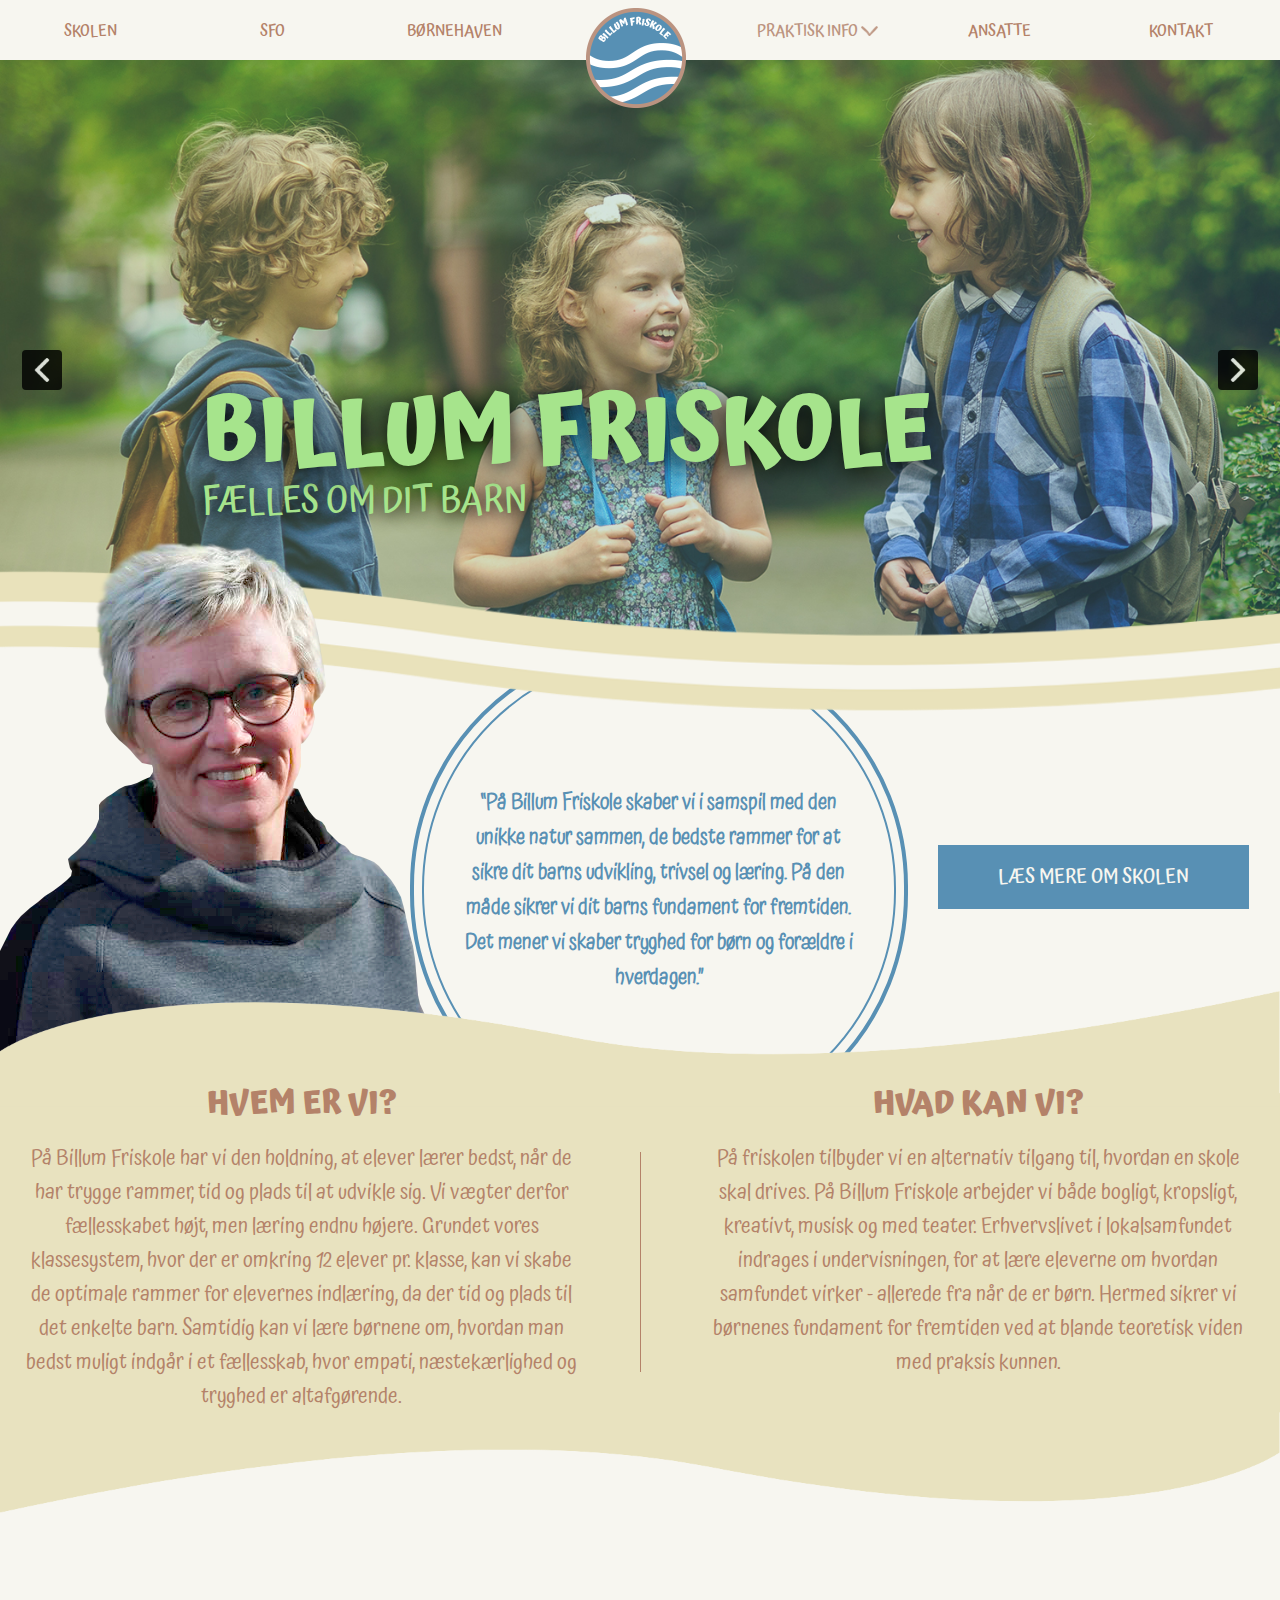
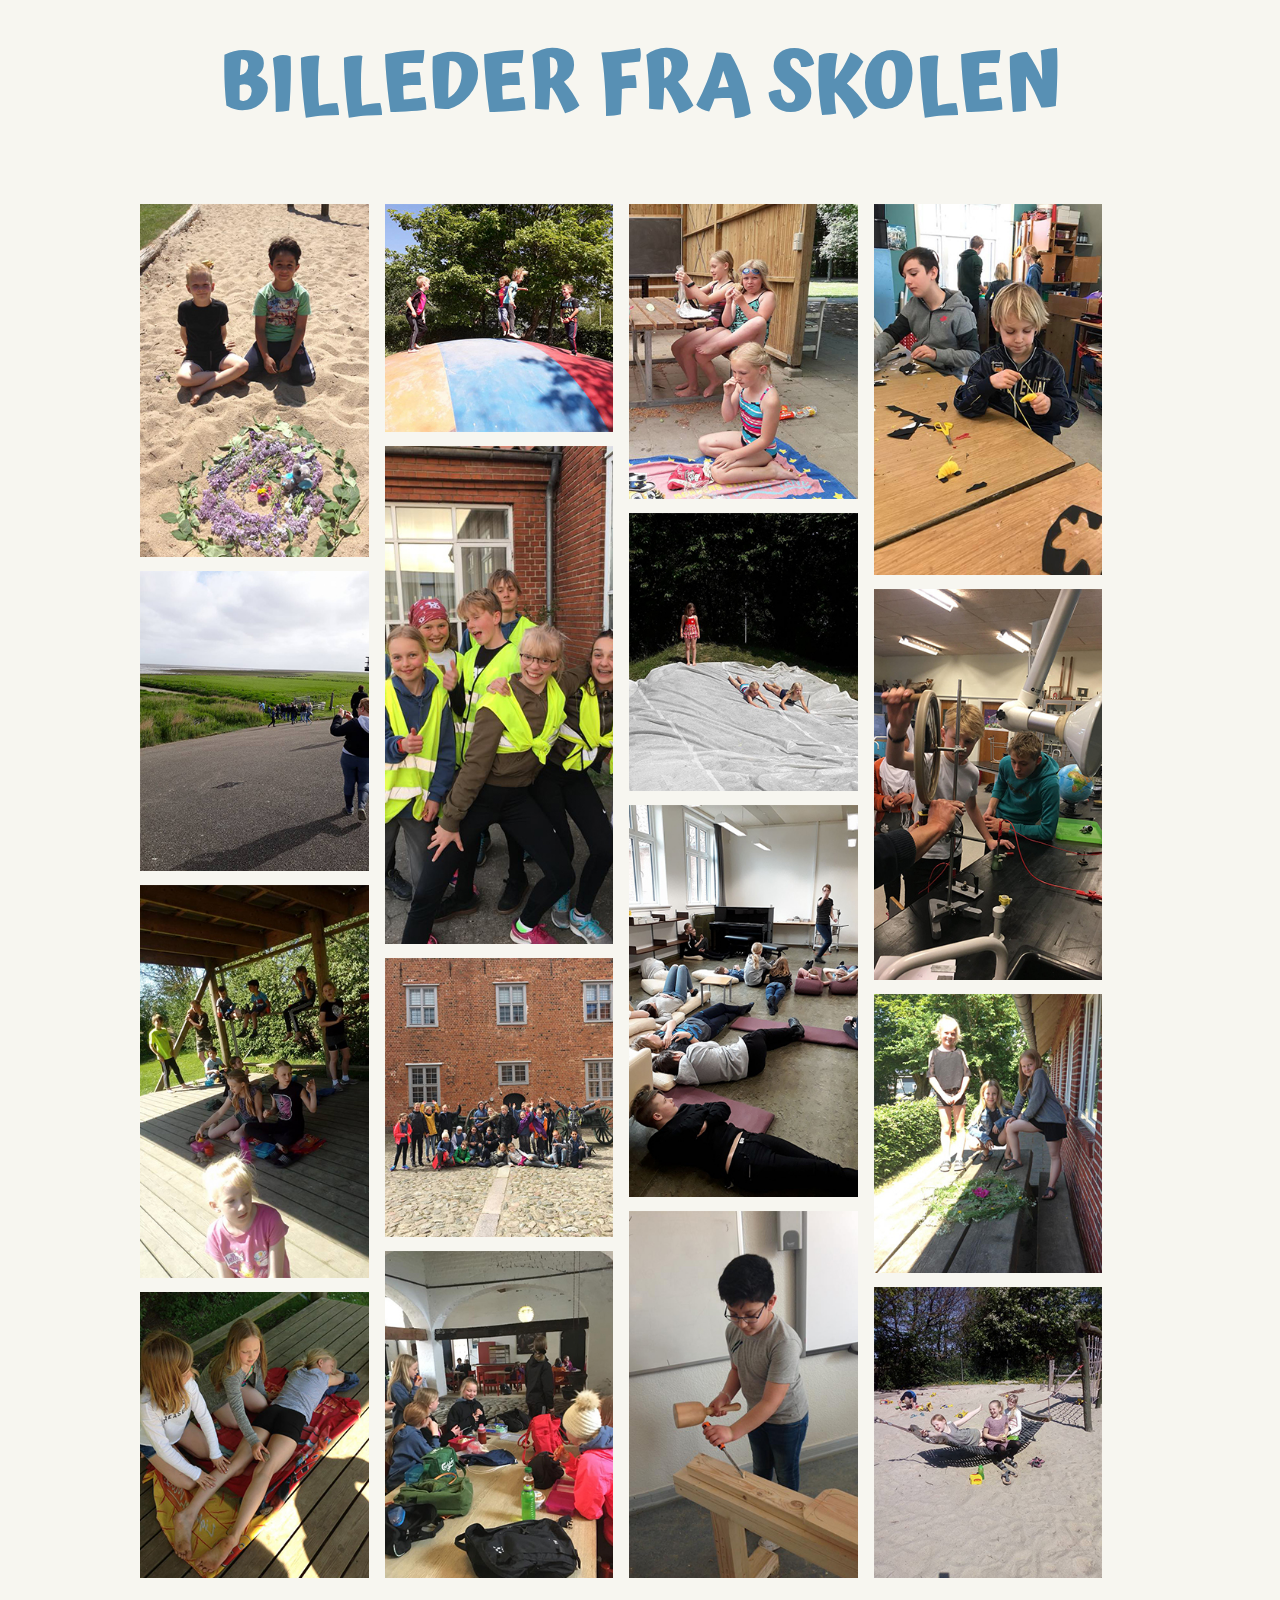
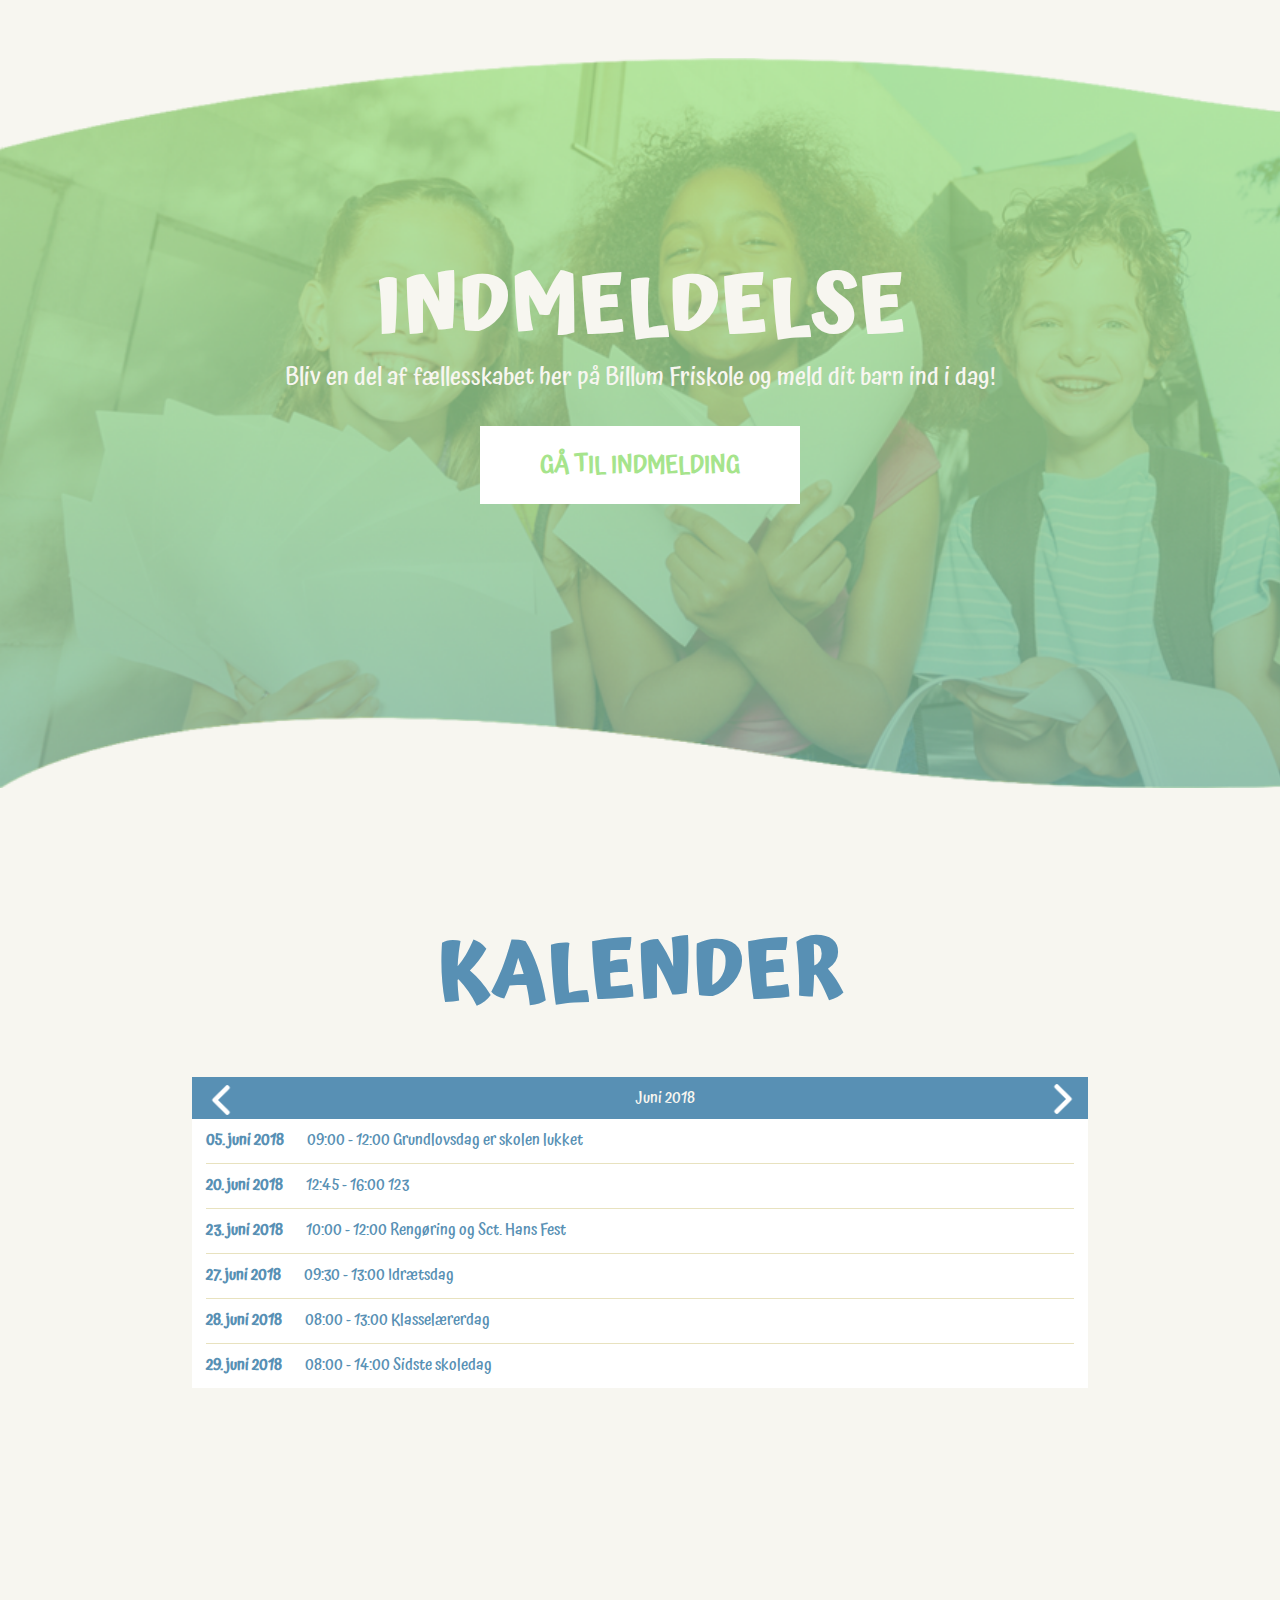
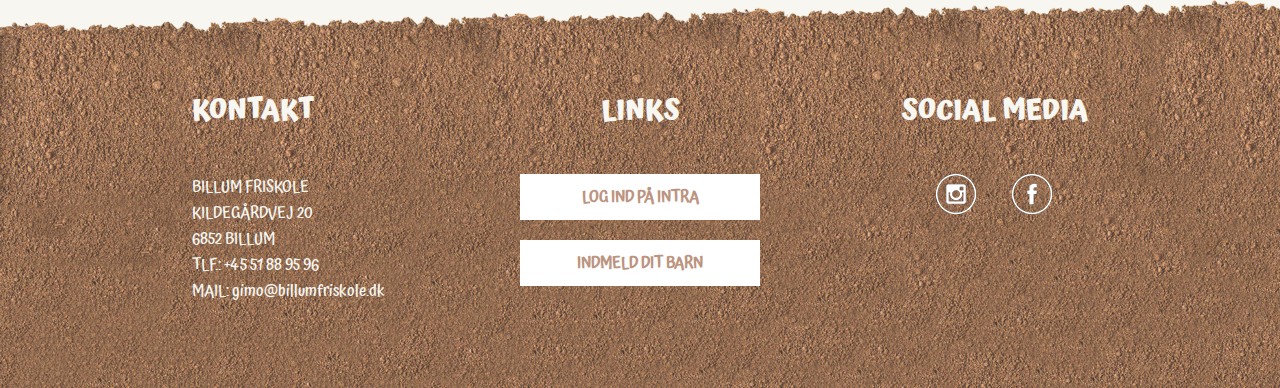
<file: index.html>
<!DOCTYPE html>
<html lang="da">
  <head>
    <meta charset="UTF-8">
    <meta name="description" content="Hvad er en friskole? hvad er forskellen på en friskole og en privatskole og folkeskole? Billum Friskole ligger midt i naturen, kun et par km til vadehavet. Billum friskole er derfor en helt unik skole, med nærvær og tid til alle elever. Billum friskole ligger i jylland, nærmere vestjylland.">
    <title>Billum Friskole - en friskole for dig og dit barn</title>
    <link type="text/css" rel="stylesheet" href="style.css">
    <link rel="icon" type="image/png" sizes="32x32" href="favicon-32x32.png">
  </head>
  <body>

    <header>
    <nav>
      <ul>
        <li><a href="skolen.html">SKOLEN</a></li>
        <li><a href="sfo.html">SFO</a></li>
        <li><a href="boernehaven.html">BØRNEHAVEN</a></li>
        <li class="logoclass"><a href="index.html"><img src="media/logo.png" alt="Billum Friskoles logo, symbolisere harmoni og vadehavet"></a></li>
        <li class="navli">
          <div class="dropdown">
            <button onclick="dropDown()" class="dropdown-button">PRAKTISK INFO <img src="media/expand-arrow.png" alt="næste slideshow"></button>
            <div id="dropdown-li" class="dropdown-content">
              <a href="indmeldelse.html">Indmeldelse</a>
              <a href="priser.html">Priser</a>
              <a href="kalender.html">Kalender</a>
              <a href="vedtaegter.html">Vedtægter</a>
              <a href="vaerdiggrundlag.html">Værdiggrundlag</a>
              <a href="undervisningsplaner.html">Undervisningsplaner</a>
              <a href="tilsyn.html">Tilsyn</a>
              <a href="undervisningsmiljovurdering.html">Undervisningsmiljøvurdering</a>
              <a href="nogletal.html">Nøgletal</a>
              <a href="udmeldelse.html">Udmeldelse</a>
            </div>
          </div>
        </li>
        <li><a href="ansatte.html">ANSATTE</a></li>
        <li><a href="kontakt.html">KONTAKT</a></li>
      </ul>
    </nav>
  </header>

    <main>
      <section class="bannersection">
      <div class="banner" id="banner">
        <h1>BILLUM FRISKOLE</h1>
        <div class="bannerbutton bannerbuttonl" id="bannerbuttonl"></div>
        <div class="bannerimg" id="bannerimg3">
          <div class="banimg-tekst">
            <p>GØR LÆRING SJOVT</p>
          </div>
        </div>
        <div class="bannerimg" id="bannerimg2">
          <div class="banimg-tekst">
            <p>GØR LÆRING NEMT</p>
          </div>
        </div>
        <div class="bannerimg" id="bannerimg1">
          <div class="banimg-tekst">
            <p>FÆLLES OM DIT BARN</p>
          </div>
        </div>
        <div class="bannerbutton bannerbuttonr" id="bannerbuttonr"></div>
      </div>
      <div class="swirl-container">
          <img class="bannerswirl" src="media/swirl.png" alt="Swirl Swirly Graphic Wave Wavey">
      </div>
      </section>

      <section id="gitte">
        <img src="media/gitte.png" alt="Billede af Billum Friskoles forstander Gitte Møller">
        <div id="frontcircle">
          <h3>“På Billum Friskole skaber vi i samspil med den unikke natur sammen, de bedste rammer for at sikre dit barns udvikling, trivsel og læring.
            På den måde sikrer vi dit   barns fundament for fremtiden. Det mener vi skaber tryghed for børn og forældre i hverdagen.”</h3>
        <div id="frontcircle-border">
        </div>
        </div>
        <div class="buttoncontainer" id="buttonmove">
          <a class="bluebutton-front" href="skolen.html">LÆS MERE OM SKOLEN</a>
        </div>
      </section>
      <section id="values">
        <div id="wavybg-front">
          <img src="media/wavybg.png" alt="background layer">
          <div id="wavybg-container">
            <div class="values1">
              <h3>HVEM ER VI?</h3>
              <p>På Billum Friskole har vi den holdning, at elever lærer bedst, når de har trygge rammer, tid og plads til at udvikle sig. Vi vægter derfor fællesskabet højt, men læring endnu højere. Grundet vores klassesystem, hvor der er omkring 12 elever pr. klasse, kan vi skabe de optimale rammer for elevernes indlæring, da der tid og plads til det enkelte barn. Samtidig kan vi lære børnene om, hvordan man bedst muligt indgår i et fællesskab, hvor empati, næstekærlighed og tryghed er altafgørende.</p>
            </div>
            <span class="right-border"></span>
            <div class="values2">
              <h3>HVAD KAN VI?</h3>
              <p>På friskolen tilbyder vi en alternativ tilgang til, hvordan en skole skal drives. På Billum Friskole arbejder vi både bogligt, kropsligt, kreativt, musisk og med teater. Erhvervslivet i lokalsamfundet indrages i undervisningen, for at lære eleverne om hvordan samfundet virker - allerede fra når de er børn. Hermed sikrer vi børnenes fundament for fremtiden ved at blande teoretisk viden med praksis kunnen.</p>
            </div>
          </div>
        </div>
      </section>
      <section id="gallery">
        <h2>BILLEDER FRA SKOLEN</h2>
        <div class="gallerycontainer">
          <div class="row">
  <div class="column">
    <a href="#img1"><img src="media/galleryimg1.jpg"></a>
    <a href="#_" class="lightbox" id="img1"><img src="media/galleryimg1-big.jpg"></a>

    <a href="#img2"><img src="media/galleryimg2.jpg"></a>
    <a href="#_" class="lightbox" id="img2"><img src="media/galleryimg2-big.jpg"></a>

    <a href="#img3"><img src="media/galleryimg3.jpg"></a>
    <a href="#_" class="lightbox" id="img3"><img src="media/galleryimg3-big.jpg"></a>

    <a href="#img4"><img src="media/galleryimg4.jpg"></a>
    <a href="#_" class="lightbox" id="img4"><img src="media/galleryimg4-big.jpg"></a>
  </div>
  <div class="column">
    <a href="#img5"><img src="media/galleryimg5.jpg"></a>
    <a href="#_" class="lightbox" id="img5"><img src="media/galleryimg5-big.jpg"></a>

    <a href="#img6"><img src="media/galleryimg6.jpg"></a>
    <a href="#_" class="lightbox" id="img6"><img src="media/galleryimg6-big.jpg"></a>

    <a href="#img7"><img src="media/galleryimg7.jpg"></a>
    <a href="#_" class="lightbox" id="img7"><img src="media/galleryimg7-big.jpg"></a>

    <a href="#img8"><img src="media/galleryimg8.jpg"></a>
    <a href="#_" class="lightbox" id="img8"><img src="media/galleryimg8-big.jpg"></a>
  </div>
  <div class="column">
    <a href="#img9"><img src="media/galleryimg9.jpg"></a>
    <a href="#_" class="lightbox" id="img9"><img src="media/galleryimg9-big.jpg"></a>

    <a href="#img10"><img src="media/galleryimg10.jpg"></a>
    <a href="#_" class="lightbox" id="img10"><img src="media/galleryimg10-big.jpg"></a>

    <a href="#img11"><img src="media/galleryimg11.jpg"></a>
    <a href="#_" class="lightbox" id="img11"><img src="media/galleryimg11-big.jpg"></a>

    <a href="#img12"><img src="media/galleryimg12.jpg"></a>
    <a href="#_" class="lightbox" id="img12"><img src="media/galleryimg12-big.jpg"></a>
  </div>
  <div class="column">
    <a href="#img13"><img src="media/galleryimg13.jpg"></a>
    <a href="#_" class="lightbox" id="img13"><img src="media/galleryimg13-big.jpg"></a>

    <a href="#img14"><img src="media/galleryimg14.jpg"></a>
    <a href="#_" class="lightbox" id="img14"><img src="media/galleryimg14-big.jpg"></a>

    <a href="#img15"><img src="media/galleryimg15.jpg"></a>
    <a href="#_" class="lightbox" id="img15"><img src="media/galleryimg15-big.jpg"></a>

    <a href="#img16"><img src="media/galleryimg16.jpg"></a>
    <a href="#_" class="lightbox" id="img16"><img src="media/galleryimg16-big.jpg"></a>
  </div>

</div>
        </div>
      </section>


        <section id="signup">
          <h2>INDMELDELSE</h2>
          <p>Bliv en del af fællesskabet her på Billum Friskole og meld dit barn ind i dag!</p>
          <a class="button" href="indmeldelse.html">GÅ TIL INDMELDING</a>
        </section>

        <section id="calender">
          <h2>KALENDER</h2>
          <div class="calendercontainer" id="juni">
            <div class="calendertop">
              <img src="media/left-arrow.png" class="leftarrow" onclick="lastMonth()"/>
              <p>Juni 2018</p>
              <img src="media/right-arrow.png" class="rightarrow" onclick="nextMonth()"/>
            </div>
            <div class="calenderbody">
              <p><span class="bold">05. juni 2018</span> 09:00 - 12:00 Grundlovsdag er skolen lukket</p>
              <p><span class="bold">20. juni 2018</span> 12:45 - 16:00 123</p>
              <p><span class="bold">23. juni 2018</span> 10:00 - 12:00 Rengøring og Sct. Hans Fest</p>
              <p><span class="bold">27. juni 2018</span> 09:30 - 13:00 Idrætsdag</p>
              <p><span class="bold">28. juni 2018</span> 08:00 - 13:00 Klasselærerdag</p>
              <p class="last"><span class="bold">29. juni 2018</span> 08:00 - 14:00 Sidste skoledag</p>
            </div>
          </div>

          <div class="calendercontainer" id="juli">
            <div class="calendertop">
              <img src="media/left-arrow.png" class="leftarrow" onclick="lastMonth()"/>
              <p>Juli 2018</p>
              <img src="media/right-arrow.png" class="rightarrow" onclick="nextMonth()"/>
            </div>
            <div class="calenderbody">
              <p><span class="bold">05. juli 2018</span> 09:00 - 12:00 Arrangement</p>
              <p><span class="bold">10. juli 2018</span> 08:45 - 16:00 Besøg</p>
              <p><span class="bold">12. juli 2018</span> 10:30 - 12:00 Rengøring</p>
              <p><span class="bold">19. juli 2018</span> 09:45 - 13:00 Svømmehal</p>
              <p><span class="bold">26. juli 2018</span> 10:00 - 13:00 Forældremøde</p>
              <p class="last"><span class="bold">27. juli 2018</span> 08:00 - 14:00 Skolehjemsamtale</p>
            </div>
          </div>

          <div class="calendercontainer" id="august">
            <div class="calendertop">
              <img src="media/left-arrow.png" class="leftarrow" onclick="lastMonth()"/>
              <p>August 2018</p>
              <img src="media/right-arrow.png" class="rightarrow" onclick="nextMonth()"/>
            </div>
            <div class="calenderbody">
              <p><span class="bold">05. august 2018</span> 09:00 - 12:00 Skolestart</p>
              <p><span class="bold">09. august 2018</span> 10:15 - 16:00 Idærtsdag</p>
              <p><span class="bold">15. august 2018</span> 09:30 - 12:00 Rengøring</p>
              <p><span class="bold">17. august 2018</span> 08:00 - 13:00 Svømmehal</p>
              <p><span class="bold">22. august 2018</span> 12:00 - 13:00 Forældremøde</p>
              <p class="last"><span class="bold">29. august 2018</span> 08:00 - 14:00 Hyttetur</p>
            </div>
          </div>

          <div class="calendercontainer" id="september">
            <div class="calendertop">
              <img src="media/left-arrow.png" class="leftarrow" onclick="lastMonth()"/>
              <p>September 2018</p>
              <img src="media/right-arrow.png" class="rightarrow" onclick="nextMonth()"/>
            </div>
            <div class="calenderbody">
              <p><span class="bold">03. september 2018</span> 08:30 - 12:00 Store marked</p>
              <p><span class="bold">11. september 2018</span> 10:45 - 16:00 tur til Varde</p>
              <p><span class="bold">17. september 2018</span> 09:20 - 12:00 Rengøring</p>
              <p><span class="bold">23. september 2018</span> 10:45 - 13:00 Idrætsdag</p>
              <p><span class="bold">26. september 2018</span> 11:30 - 13:00 Svømmehal</p>
              <p class="last"><span class="bold">29. september 2018</span> 08:00 - 14:00 Tur til Holland</p>
            </div>
          </div>

          <div class="calendercontainer" id="october">
            <div class="calendertop">
              <img src="media/left-arrow.png" class="leftarrow" onclick="lastMonth()"/>
              <p>October 2018</p>
              <img src="media/right-arrow.png" class="rightarrow" onclick="nextMonth()"/>
            </div>
            <div class="calenderbody">
              <p><span class="bold">12. october 2018</span> 08:00 - 12:00 Sund skoleuge</p>
              <p><span class="bold">17. october 2018</span> 09:45 - 16:00 Store billededag</p>
              <p><span class="bold">19. october 2018</span> 08:30 - 12:00 Rengøring</p>
              <p><span class="bold">24. october 2018</span> 12:00 - 13:00 Svømmehal</p>
              <p><span class="bold">29. october 2018</span> 09:00 - 13:00 Skolehjemsamtale</p>
              <p class="last"><span class="bold">30. october 2018</span> 08:00 - 14:00 Forældremøde</p>
            </div>
          </div>

          <div class="calendercontainer" id="november">
            <div class="calendertop">
              <img src="media/left-arrow.png" class="leftarrow" onclick="lastMonth()"/>
              <p>November 2018</p>
              <img src="media/right-arrow.png" class="rightarrow" onclick="nextMonth()"/>
            </div>
            <div class="calenderbody">
              <p><span class="bold">02. november 2018</span> 08:00 - 12:00 Hyttetur</p>
              <p><span class="bold">08. november 2018</span> 12:00 - 16:00 Elever tilbage på skolen fra hyttetur</p>
              <p><span class="bold">12. november 2018</span> 11:00 - 12:00 Rengøring og Fest</p>
              <p><span class="bold">18. november 2018</span> 09:30 - 13:00 Klassemøder</p>
              <p><span class="bold">24. november 2018</span> 09:30 - 13:00 Fremtidsplaner / ALLE ELEVER HAR FRI</p>
              <p class="last"><span class="bold">28. november 2018</span> 08:00 - 14:00 Svømmehal</p>
            </div>
          </div>

          <div class="calendercontainer" id="december">
            <div class="calendertop">
              <img src="media/left-arrow.png" class="leftarrow" onclick="lastMonth()"/>
              <p>December 2018</p>
              <img src="media/right-arrow.png" class="rightarrow" onclick="nextMonth()"/>
            </div>
            <div class="calenderbody">
              <p><span class="bold">06. december 2018</span> 11:00 - 12:00 Besøg</p>
              <p><span class="bold">12. december 2018</span> 08:30 - 16:00 Julehygge</p>
              <p><span class="bold">14. december 2018</span> 08:00 - 12:00 Julegavedag</p>
              <p><span class="bold">18. december 2018</span> 10:00 - 13:00 Kirke for alle elever</p>
              <p><span class="bold">19. december 2018</span> 09:45 - 13:00 Forældre er inviteret op på skolen til julestemning</p>
              <p class="last"><span class="bold">20. november 2018</span> 08:00 - 14:00 Juleferie</p>
            </div>
          </div>

          <div class="calendercontainer" id="januar">
            <div class="calendertop">
              <img src="media/left-arrow.png" class="leftarrow" onclick="lastMonth()"/>
              <p>Januar 2018</p>
              <img src="media/right-arrow.png" class="rightarrow" onclick="nextMonth()"/>
            </div>
            <div class="calenderbody">
              <p><span class="bold">01. januar 2018</span> 09:30 - 12:00 Nytårsaften er skolen lukket</p>
              <p><span class="bold">04. januar 2018</span> 10:00 - 16:00 Skolen starter igen efter juleferien</p>
              <p><span class="bold">15. januar 2018</span> 09:45 - 12:00 Rengøring</p>
              <p><span class="bold">19. januar 2018</span> 12:00 - 13:00 Forældremøde</p>
              <p><span class="bold">26. januar 2018</span> 10:30 - 13:00 Gymnastikopvisning</p>
              <p class="last"><span class="bold">29. januar 2018</span> 08:00 - 14:00 Besøg</p>
            </div>
          </div>

          <div class="calendercontainer" id="febuar">
            <div class="calendertop">
              <img src="media/left-arrow.png" class="leftarrow" onclick="lastMonth()"/>
              <p>Febuar 2018</p>
              <img src="media/right-arrow.png" class="rightarrow" onclick="nextMonth()"/>
            </div>
            <div class="calenderbody">
              <p><span class="bold">05. febuar 2018</span> 09:00 - 12:00 Vinterferie</p>
              <p><span class="bold">12. febuar 2018</span> 08:00 - 16:00 Vinterferie slut</p>
              <p><span class="bold">16. febuar 2018</span> 10:15 - 12:00 Rengøring</p>
              <p><span class="bold">17. febuar 2018</span> 09:00 - 13:00 Svømmehal</p>
              <p><span class="bold">22. febuar 2018</span> 08:30 - 13:00 Forældremøde</p>
              <p class="last"><span class="bold">25. febuar 2018</span> 08:00 - 14:00 Planlægning af studietur</p>
            </div>
          </div>

          <div class="calendercontainer" id="marts">
            <div class="calendertop">
              <img src="media/left-arrow.png" class="leftarrow" onclick="lastMonth()"/>
              <p>Marts 2018</p>
              <img src="media/right-arrow.png" class="rightarrow" onclick="nextMonth()"/>
            </div>
            <div class="calenderbody">
              <p><span class="bold">08. marts 2018</span> 08:30 - 12:00 Kristendom fagdag</p>
              <p><span class="bold">09. marts 2018</span> 09:45 - 16:00 Matematik fagdag</p>
              <p><span class="bold">10. marts 2018</span> 11:00 - 12:00 Dansk fagdag</p>
              <p><span class="bold">11. marts 2018</span> 10:30 - 13:00 Fysik fagdag / Besøg skole med fysiklokaler</p>
              <p><span class="bold">12. marts 2018</span> 08:00 - 13:00 Idræt fagdag</p>
              <p class="last"><span class="bold">23. marts 2018</span> 08:00 - 14:00 Påskeferie start</p>
            </div>
          </div>

          <div class="calendercontainer" id="april">
            <div class="calendertop">
              <img src="media/left-arrow.png" class="leftarrow" onclick="lastMonth()"/>
              <p>April 2018</p>
              <img src="media/right-arrow.png" class="rightarrow" onclick="nextMonth()"/>
            </div>
            <div class="calenderbody">
              <p><span class="bold">05. april 2018</span> 08:45 - 12:00 Påskeferie slut</p>
              <p><span class="bold">20. april 2018</span> 13:30 - 16:00 Skolehjem samtaler</p>
              <p><span class="bold">23. april 2018</span> 10:00 - 12:00 Rengøring</p>
              <p><span class="bold">26. april 2018</span> 08:00 - 13:00 Svømmehal</p>
              <p><span class="bold">27. april 2018</span> 08:30 - 13:00 Klasselærerdag</p>
              <p class="last"><span class="bold">29. april 2018</span> 08:00 - 14:00 Gymnastikopvisning</p>
            </div>
          </div>

          <div class="calendercontainer" id="maj">
            <div class="calendertop">
              <img src="media/left-arrow.png" class="leftarrow" onclick="lastMonth()"/>
              <p>Maj 2018</p>
              <img src="media/right-arrow.png" class="rightarrow" onclick="nextMonth()"/>
            </div>
            <div class="calenderbody">
              <p><span class="bold">03. maj 2018</span> 08:30 - 12:00 Rengøring</p>
              <p><span class="bold">10. maj 2018</span> 11:45 - 16:00 Kristihimmelfart skolen er lukket</p>
              <p><span class="bold">19. maj 2018</span> 09:00 - 12:00 Pinse fest</p>
              <p><span class="bold">23. maj 2018</span> 10:00 - 13:00 Idrætsdag</p>
              <p><span class="bold">28. maj 2018</span> 08:45 - 13:00 Svømmehal</p>
              <p class="last"><span class="bold">29. maj 2018</span> 08:00 - 14:00 Studietur</p>
            </div>
          </div>

        </section>

    </main>
    <footer>
      <div class="footercontent">
        <div class="footer-row">
          <h3 class="left">KONTAKT</h3>
          <p>BILLUM FRISKOLE</p>
          <p>KILDEGÅRDVEJ 20</p>
          <p>6852 BILLUM</p>
          <p>TLF.: +45 51 88 95 96</p>
          <p>MAIL: gimo@billumfriskole.dk</p>

        </div>
        <div class="footer-row">
          <h3>LINKS</h3>
          <a class="footerbutton" target="_blank" href="https://billumfriskole.viggo.dk/Account/Login?ReturnUrl=%2F">LOG IND PÅ INTRA</a>
          <a class="footerbutton" href="indmeldelse.html">INDMELD DIT BARN</a>
        </div>
        <div class="footer-row footer-contact">
          <h3>SOCIAL MEDIA</h3>
          <a target="_blank" href="https://www.facebook.com/billumfriskole/"><img src="media/facebookpic.png" alt="vector icon af facebook"></a>
          <a target="_blank" href="#"><img src="media/instagrampic.png" alt="vector icon af instagram"></a>
        </div>
      </div>
    </footer>
          <script src="javascript.js"></script>
  </body>
</html>
</file>
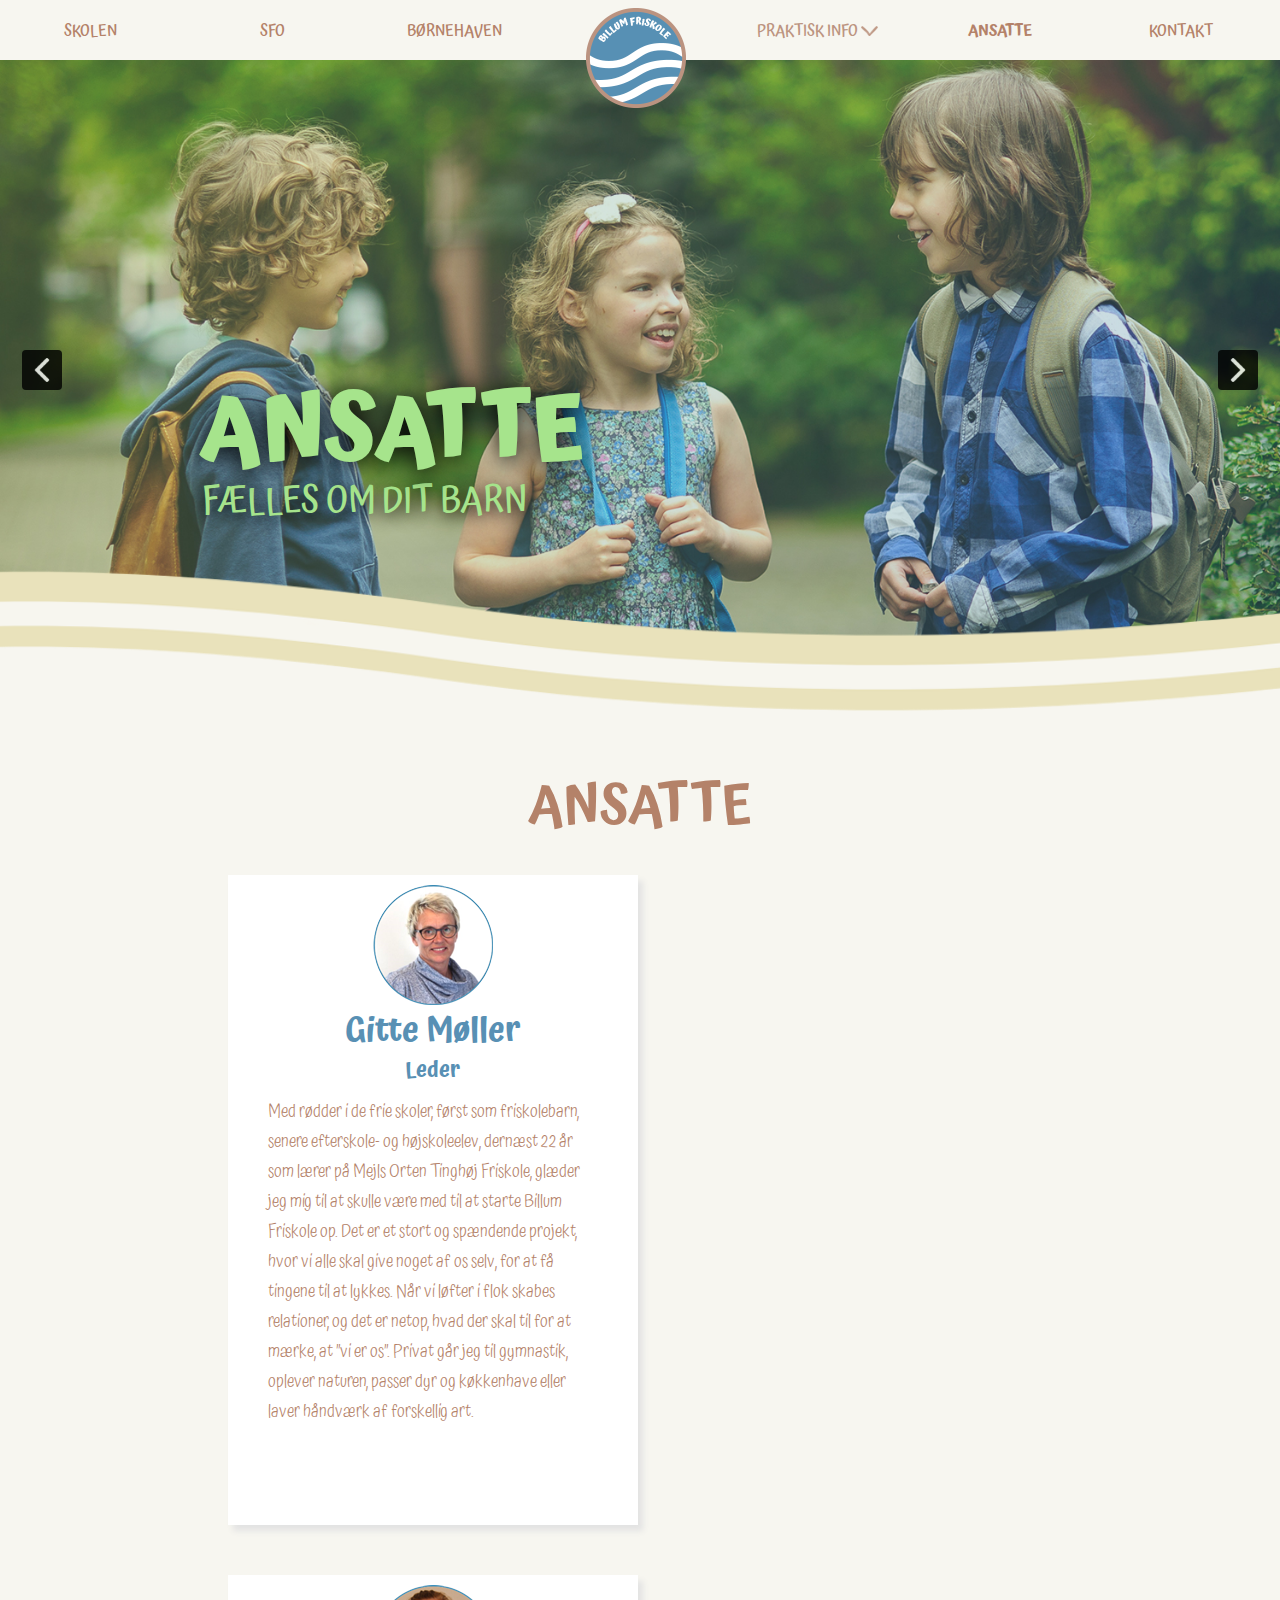
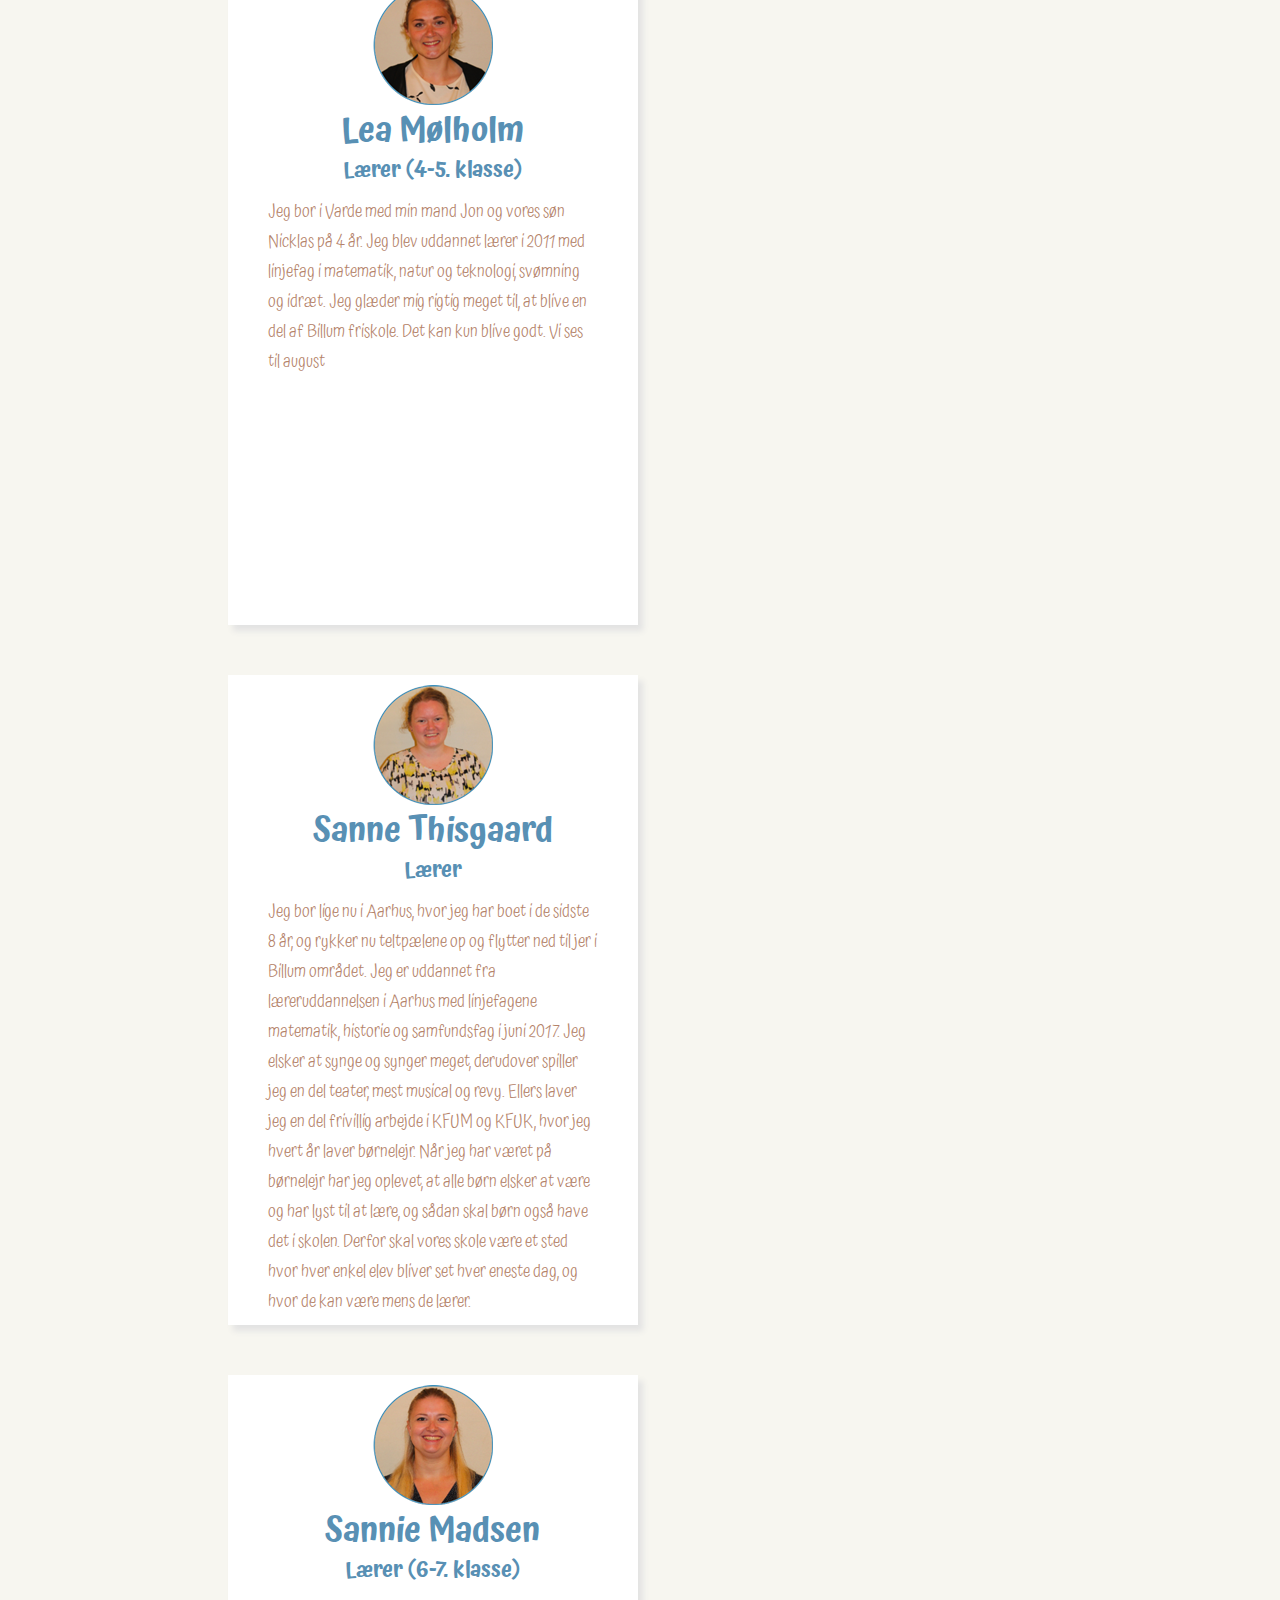
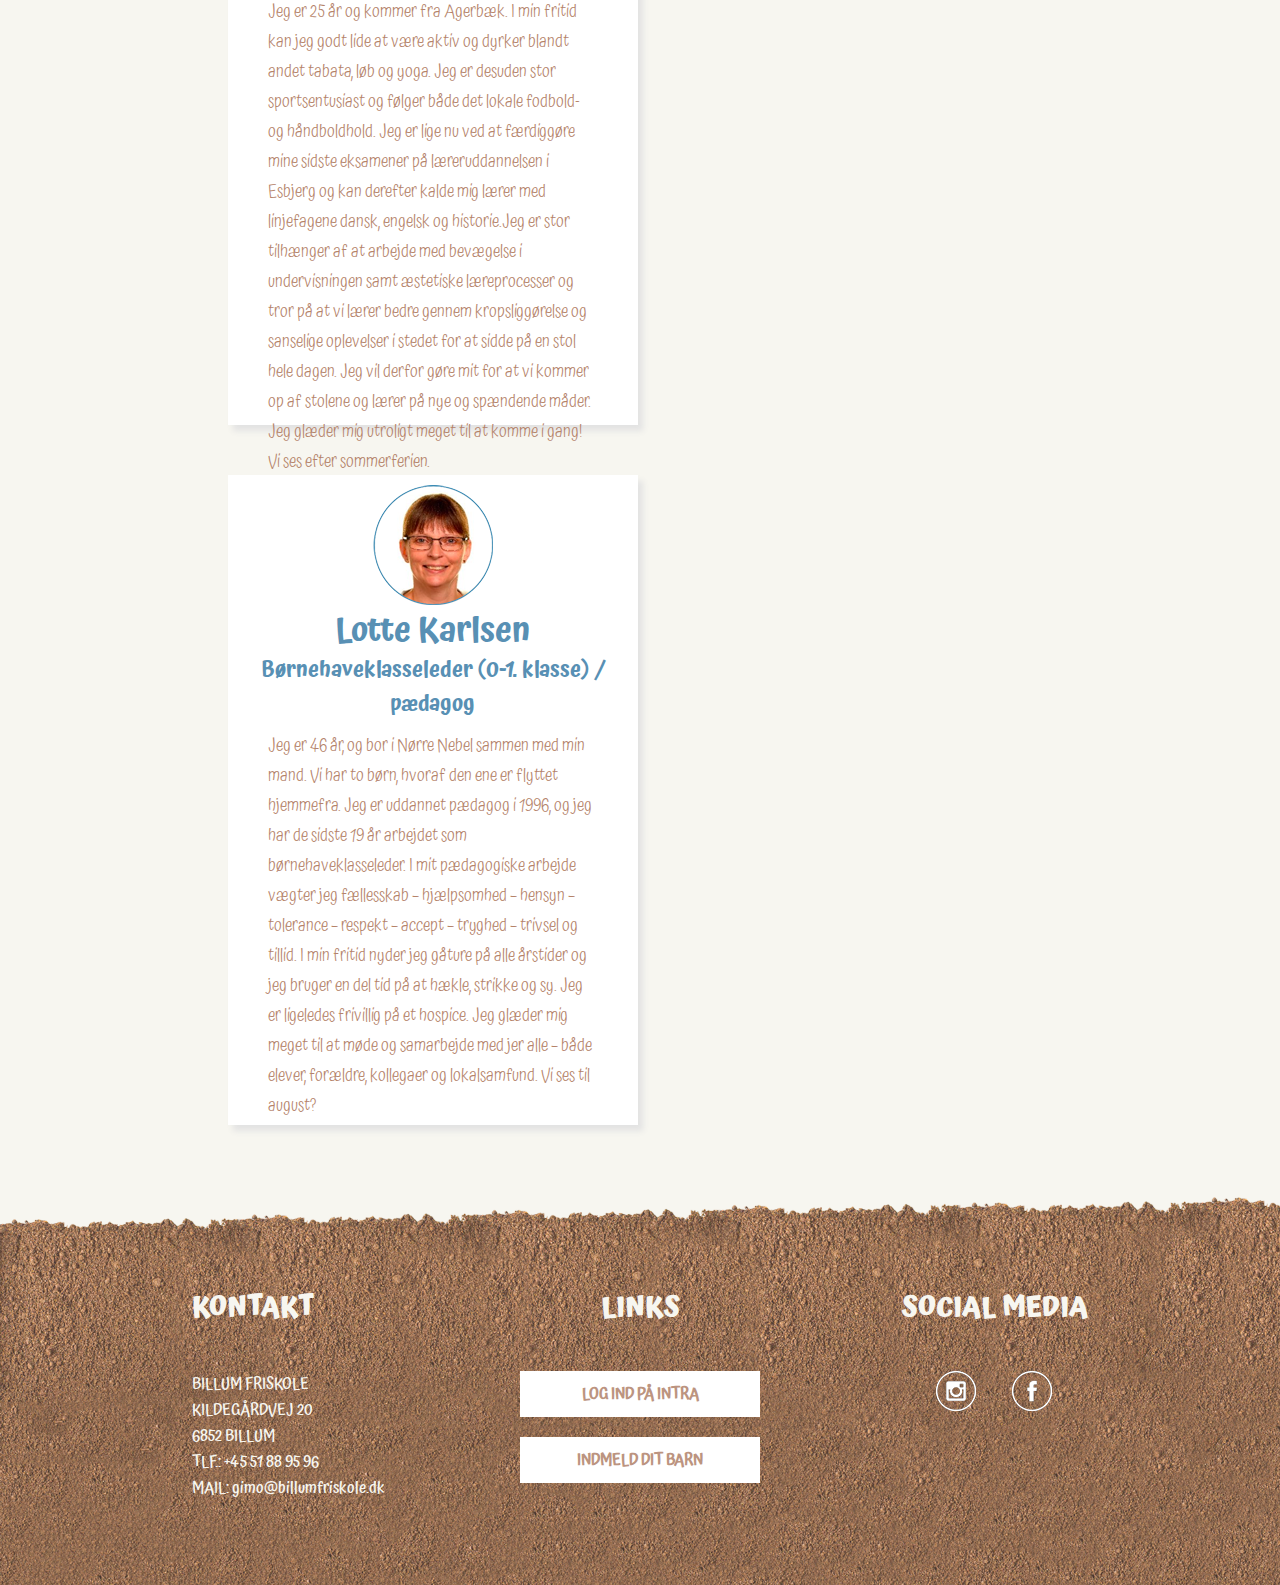
<file: ansatte.html>
<!DOCTYPE html>
<html lang="da">
  <head>
    <meta charset="UTF-8">
    <meta name="description" content="Hvad er en friskole? hvad er forskellen på en friskole og en privatskole og folkeskole? Billum Friskole ligger midt i naturen, kun et par km til vadehavet. Billum friskole er derfor en helt unik skole, med nærvær og tid til alle elever. Billum friskole ligger i jylland, nærmere vestjylland.">
    <title>Billum Friskole - en friskole for dig og dit barn</title>
    <link type="text/css" rel="stylesheet" href="style.css">
    <link rel="icon" type="image/png" sizes="32x32" href="favicon-32x32.png">
  </head>
  <body>
    <header>
    <nav>
      <ul>
        <li><a href="skolen.html">SKOLEN</a></li>
        <li><a href="sfo.html">SFO</a></li>
        <li><a href="boernehaven.html">BØRNEHAVEN</a></li>
        <li class="logoclass"><a href="index.html"><img src="media/logo.png" alt="Billum Friskoles logo, symbolisere harmoni og vadehavet"></a></li>
        <li class="navli">
          <div class="dropdown">
            <button onclick="dropDown()" class="dropdown-button">PRAKTISK INFO <img src="media/expand-arrow.png" alt="næste slideshow"></button>
            <div id="dropdown-li" class="dropdown-content">
              <a href="indmeldelse.html">Indmeldelse</a>
              <a href="priser.html">Priser</a>
              <a href="kalender.html">Kalender</a>
              <a href="vedtaegter.html">Vedtægter</a>
              <a href="vaerdiggrundlag.html">Værdiggrundlag</a>
              <a href="undervisningsplaner.html">Undervisningsplaner</a>
              <a href="tilsyn.html">Tilsyn</a>
              <a href="undervisningsmiljovurdering.html">Undervisningsmiljøvurdering</a>
              <a href="nogletal.html">Nøgletal</a>
              <a href="udmeldelse.html">Udmeldelse</a>
            </div>
          </div>
        </li>
        <li><a class="active" href="ansatte.html">ANSATTE</a></li>
        <li><a href="kontakt.html">KONTAKT</a></li>
      </ul>
    </nav>
  </header>
    <main>
      <section class="bannersection">
      <div class="banner" id="banner">
        <h1>ANSATTE</h1>
        <div class="bannerbutton bannerbuttonl" id="bannerbuttonl"></div>
        <div class="bannerimg" id="bannerimg3">
          <div class="banimg-tekst">
            <p>GØR LÆRING SJOVT</p>
          </div>
        </div>
        <div class="bannerimg" id="bannerimg2">
          <div class="banimg-tekst">
            <p>GØR LÆRING NEMT</p>
          </div>
        </div>
        <div class="bannerimg" id="bannerimg1">


          <div class="banimg-tekst">
            <p>FÆLLES OM DIT BARN</p>
          </div>
        </div>
        <div class="bannerbutton bannerbuttonr" id="bannerbuttonr"></div>

      </div>
          <img class="bannerswirl" src="media/swirl.png" alt="background layer">
      </section>

      <section id="boxes">
        <div class="heading-container">
          <h2>ANSATTE</h2>
        </div>
        <div id="ansatte-container">
        <div class="ansatte-boxes">
          <img src="media/profile-gitte.png" alt="Billede af forstander Gitte Møller">
          <h3>Gitte Møller</h3>
          <h4>Leder</h4>
          <p>Med rødder i de frie skoler, først som friskolebarn, senere efterskole- og højskoleelev, dernæst 22 år som lærer på Mejls
             Orten Tinghøj Friskole, glæder jeg mig til at skulle være med til at starte Billum Friskole op. Det er et stort og spændende projekt, hvor vi alle skal give
             noget af os selv, for at få tingene til at lykkes. Når vi løfter i flok skabes relationer, og det er netop, hvad der skal til for at mærke, at ”vi er os”.
             Privat går jeg til gymnastik, oplever naturen, passer dyr og køkkenhave eller laver håndværk af forskellig art.</p>
        </div>

        <div class="ansatte-boxes">
          <img src="media/profile-lea.png" alt="Lea Mølholm underviser 4-5. klasse">
          <h3>Lea Mølholm</h3>
          <h4>Lærer (4-5. klasse)</h4>
          <p>Jeg bor i Varde med min mand Jon og vores søn Nicklas på 4 år.
             Jeg blev uddannet lærer i 2011 med linjefag i matematik, natur og teknologi, svømning og idræt.
             Jeg glæder mig rigtig meget til, at blive en del af Billum friskole. Det kan kun blive godt.
             Vi ses til august</p>
        </div>

        <div class="ansatte-boxes">
          <img src="media/profile-sanne.png" alt="Sanne Thisgaard er lærer på Billum Friskole">
          <h3>Sanne Thisgaard</h3>
          <h4>Lærer</h4>
          <p>Jeg bor lige nu i Aarhus, hvor jeg har boet i de sidste 8 år, og rykker nu teltpælene op og flytter ned til jer i Billum området.
             Jeg er uddannet fra læreruddannelsen i Aarhus med linjefagene matematik, historie og samfundsfag i juni 2017.
             Jeg elsker at synge og synger meget, derudover spiller jeg en del teater, mest musical og revy.
             Ellers laver jeg en del frivillig arbejde i KFUM og KFUK, hvor jeg hvert år laver børnelejr.
             Når jeg har været på børnelejr har jeg oplevet, at alle børn elsker at være og har lyst til at lære, og sådan skal børn også have det i skolen. Derfor skal
             vores skole være et sted hvor hver enkel elev bliver set hver eneste dag, og hvor de kan være mens de lærer.</p>
        </div>

        <div class="ansatte-boxes">
          <img src="media/profile-sannie.png" alt="Sannie Madsen underviser 6-7. klasse på Billum Friskole">
          <h3>Sannie Madsen</h3>
          <h4>Lærer (6-7. klasse)</h4>
          <p>Jeg er 25 år og kommer fra Agerbæk. I min fritid kan jeg godt lide at være aktiv og dyrker blandt andet tabata, løb og yoga. Jeg er
            desuden stor sportsentusiast og følger både det lokale fodbold- og håndboldhold.
            Jeg er lige nu ved at færdiggøre mine sidste eksamener på læreruddannelsen i Esbjerg og kan derefter kalde mig lærer med linjefagene dansk, engelsk
            og historie.Jeg er stor tilhænger af at arbejde med bevægelse i undervisningen samt æstetiske læreprocesser og tror på at vi lærer bedre gennem
            kropsliggørelse og sanselige oplevelser i stedet for at sidde på en stol hele dagen. Jeg vil derfor gøre mit for at vi kommer op af stolene og lærer på nye
            og spændende måder.
            Jeg glæder mig utroligt meget til at komme i gang! Vi ses efter sommerferien.</p>
        </div>

        <div class="ansatte-boxes">
          <img src="media/profile-lotte.png" alt="Lotte Karlsen er Børnehaveklasseleder på Billum Friskole">
          <h3>Lotte Karlsen</h3>
          <h4>Børnehaveklasseleder (0-1. klasse) / pædagog </h4>
          <p>Jeg er 46 år, og bor i Nørre Nebel sammen med min mand. Vi har to børn, hvoraf den ene er flyttet hjemmefra.
            Jeg er uddannet pædagog i 1996, og jeg har de sidste 19 år arbejdet som børnehaveklasseleder. I mit pædagogiske arbejde vægter jeg fællesskab –
            hjælpsomhed – hensyn – tolerance – respekt – accept – tryghed – trivsel og tillid.
            I min fritid nyder jeg gåture på alle årstider og jeg bruger en del tid på at hækle, strikke og sy. Jeg er ligeledes frivillig på et hospice.
            Jeg glæder mig meget til at møde og samarbejde med jer alle – både elever, forældre, kollegaer og lokalsamfund.
            Vi ses til august?</p>
        </div>
      </div>
      </section>

    </main>
    <footer>
      <div class="footercontent">
        <div class="footer-row">
          <h3 class="left">KONTAKT</h3>
          <p>BILLUM FRISKOLE</p>
          <p>KILDEGÅRDVEJ 20</p>
          <p>6852 BILLUM</p>
          <p>TLF.: +45 51 88 95 96</p>
          <p>MAIL: gimo@billumfriskole.dk</p>

        </div>
        <div class="footer-row">
          <h3>LINKS</h3>
          <a class="footerbutton" target="_blank" href="https://billumfriskole.viggo.dk/Account/Login?ReturnUrl=%2F">LOG IND PÅ INTRA</a>
          <a class="footerbutton" href="indmeldelse.html">INDMELD DIT BARN</a>
        </div>
        <div class="footer-row footer-contact">
          <h3>SOCIAL MEDIA</h3>
          <a target="_blank" href="https://www.facebook.com/billumfriskole/"><img src="media/facebookpic.png" alt="vector icon af facebook"></a>
          <a target="_blank" href="#"><img src="media/instagrampic.png" alt="vector icon af instagram"></a>
        </div>
      </div>
    </footer>
    <script src="javascript.js"></script>
  </body>
</html>
</file>
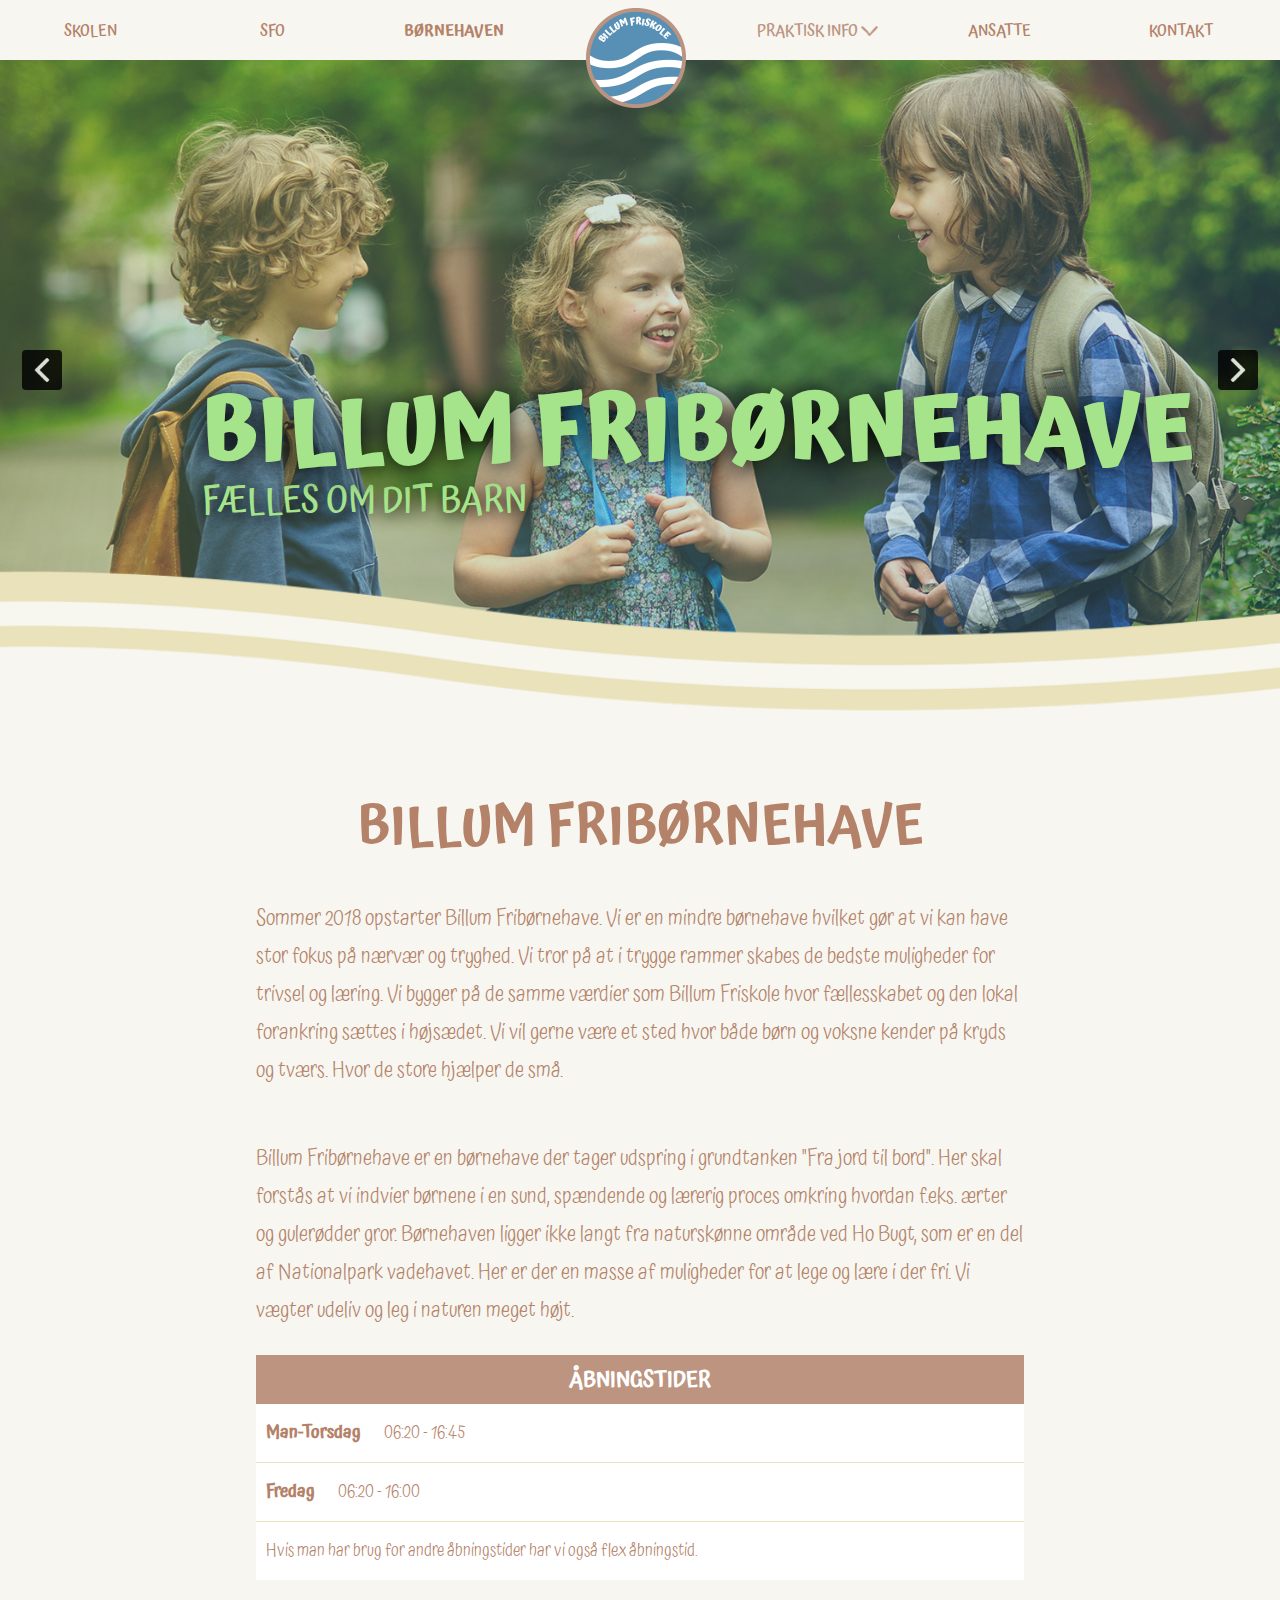
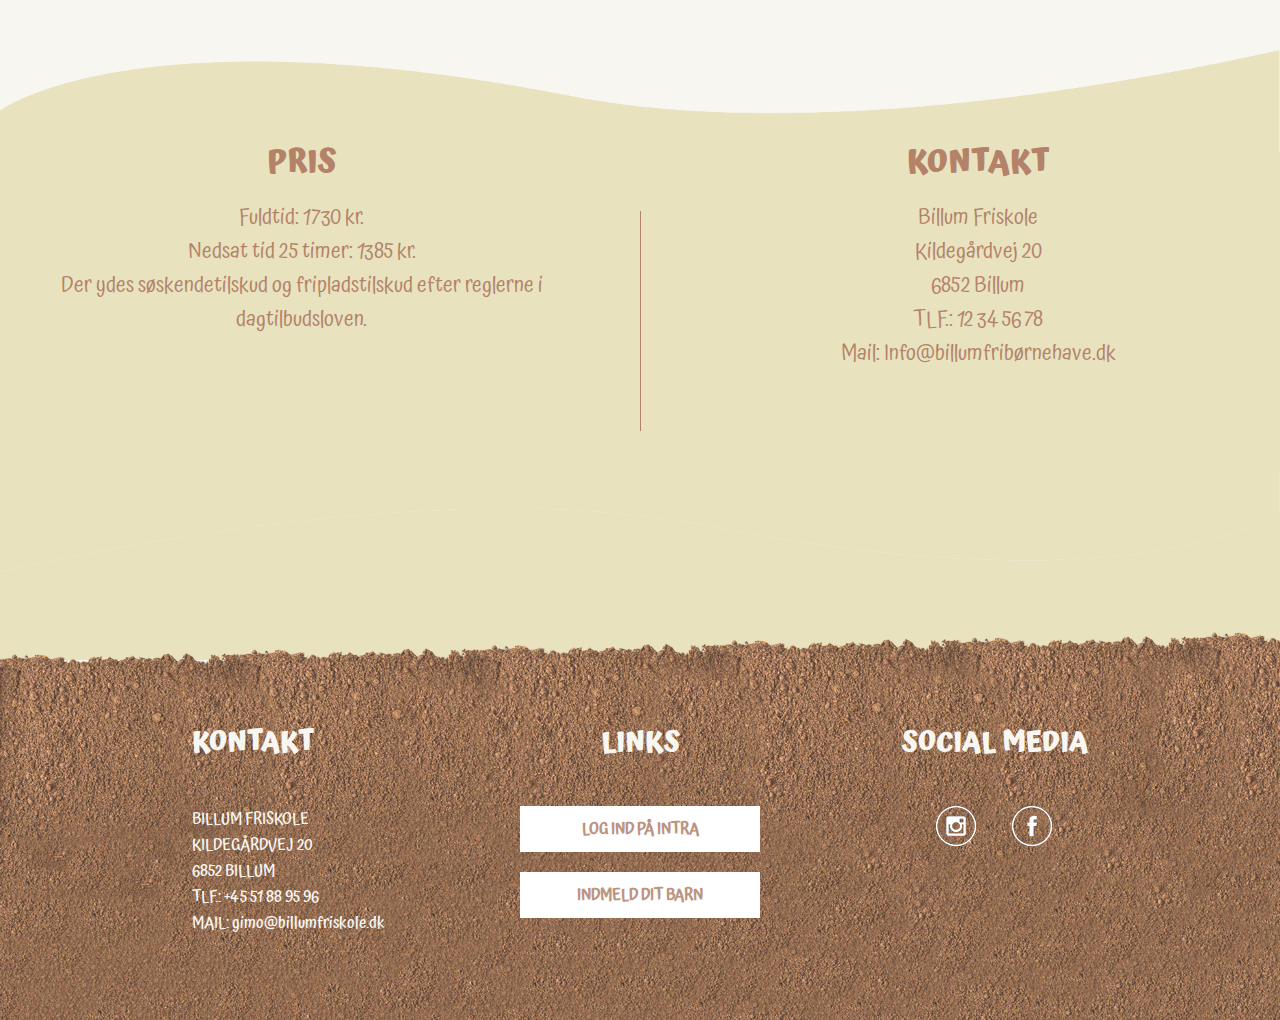
<file: boernehaven.html>
<!DOCTYPE html>
<html lang="da">
  <head>
    <meta charset="UTF-8">
    <meta name="description" content="Hvad er en friskole? hvad er forskellen på en friskole og en privatskole og folkeskole? Billum Friskole ligger midt i naturen, kun et par km til vadehavet. Billum friskole er derfor en helt unik skole, med nærvær og tid til alle elever. Billum friskole ligger i jylland, nærmere vestjylland.">
    <title>Billum Friskole - en friskole for dig og dit barn</title>
    <link type="text/css" rel="stylesheet" href="style.css">
    <link rel="icon" type="image/png" sizes="32x32" href="favicon-32x32.png">
  </head>
  <body>
    <header>
    <nav>
      <ul>
        <li><a href="skolen.html">SKOLEN</a></li>
        <li><a href="sfo.html">SFO</a></li>
        <li><a class="active" href="boernehaven.html">BØRNEHAVEN</a></li>
        <li class="logoclass"><a href="index.html"><img src="media/logo.png" alt="Billum Friskoles logo, symbolisere harmoni og vadehavet"></a></li>
        <li class="navli">
          <div class="dropdown">
            <button onclick="dropDown()" class="dropdown-button">PRAKTISK INFO <img src="media/expand-arrow.png" alt="næste slideshow"></button>
            <div id="dropdown-li" class="dropdown-content">
              <a href="indmeldelse.html">Indmeldelse</a>
              <a href="priser.html">Priser</a>
              <a href="kalender.html">Kalender</a>
              <a href="vedtaegter.html">Vedtægter</a>
              <a href="vaerdiggrundlag.html">Værdiggrundlag</a>
              <a href="undervisningsplaner.html">Undervisningsplaner</a>
              <a href="tilsyn.html">Tilsyn</a>
              <a href="undervisningsmiljovurdering.html">Undervisningsmiljøvurdering</a>
              <a href="nogletal.html">Nøgletal</a>
              <a href="udmeldelse.html">Udmeldelse</a>
            </div>
          </div>
        </li>
        <li><a href="ansatte.html">ANSATTE</a></li>
        <li><a href="kontakt.html">KONTAKT</a></li>
      </ul>
    </nav>
  </header>
    <main>
      <section class="bannersection">
      <div class="banner" id="banner">
        <h1>BILLUM FRIBØRNEHAVE</h1>
        <div class="bannerbutton bannerbuttonl" id="bannerbuttonl"></div>
        <div class="bannerimg" id="bannerimg3">
          <div class="banimg-tekst">
            <p>GØR LÆRING SJOVT</p>
          </div>
        </div>
        <div class="bannerimg" id="bannerimg2">
          <div class="banimg-tekst">
            <p>GØR LÆRING NEMT</p>
          </div>
        </div>
        <div class="bannerimg" id="bannerimg1">


          <div class="banimg-tekst">
            <p>FÆLLES OM DIT BARN</p>
          </div>
        </div>
        <div class="bannerbutton bannerbuttonr" id="bannerbuttonr"></div>

      </div>
          <img class="bannerswirl" src="media/swirl.png" alt="background layer">
      </section>

      <section id="top">
        <div class="textcontainer3 toptext">
          <h2>BILLUM FRIBØRNEHAVE</h2>
          <p>Sommer 2018 opstarter Billum Fribørnehave. Vi er en mindre børnehave hvilket gør at vi kan have stor fokus på nærvær og tryghed. Vi tror på at i trygge rammer skabes de bedste muligheder for trivsel og læring. Vi bygger på de samme værdier som Billum Friskole hvor fællesskabet og den lokal forankring sættes i højsædet. Vi vil gerne være et sted hvor både børn og voksne kender på kryds og tværs. Hvor de store hjælper de små.</p>
          <p>Billum Fribørnehave er en børnehave der tager udspring i grundtanken "Fra jord til bord". Her skal forstås at vi indvier børnene i en sund, spændende og lærerig proces omkring hvordan f.eks. ærter og gulerødder gror.
Børnehaven ligger ikke langt fra naturskønne område ved Ho Bugt, som er en del af Nationalpark vadehavet. Her er der en masse af muligheder for at lege og lære i der fri. Vi vægter udeliv og leg i naturen meget højt.
          </p>
            <div class="openingtimes">
              <h3>ÅBNINGSTIDER</h3>
              <div class="openingtimes-content">
                <p><span class="bold">Man-Torsdag</span> 06:20 - 16:45</p>
                <p><span class="bold">Fredag</span> 06:20 - 16:00 </p>
                <p class="last">Hvis man har brug for andre åbningstider har vi også flex åbningstid.</p>
              </div>
            </div>
          </div>

      </section>
      <section id="values">
        <div id="wavybg-front">
          <img src="media/wavybg.png" alt="background layer">
          <div id="wavybg-container">
            <div class="values1">
              <h3>PRIS</h3>
              <p>Fuldtid: 1730 kr.</p>
              <p>Nedsat tid 25 timer: 1385 kr.</p>
              <p>Der ydes søskendetilskud og fripladstilskud efter reglerne i dagtilbudsloven.</p>
            </div>
            <span class="right-border"></span>
            <div class="values2">
              <h3>KONTAKT</h3>
              <p>Billum Friskole</p>
              <p>Kildegårdvej 20</p>
              <p>6852 Billum</p>
              <p>TLF.: 12 34 56 78</p>
              <p>Mail: Info@billumfribørnehave.dk</p>
            </div>
          </div>
        </div>
      </section>

    </main>
    <div id="beigebg">
    </div>
    <footer>
      <div class="footercontent">
        <div class="footer-row">
          <h3 class="left">KONTAKT</h3>
          <p>BILLUM FRISKOLE</p>
          <p>KILDEGÅRDVEJ 20</p>
          <p>6852 BILLUM</p>
          <p>TLF.: +45 51 88 95 96</p>
          <p>MAIL: gimo@billumfriskole.dk</p>

        </div>
        <div class="footer-row">
          <h3>LINKS</h3>
          <a class="footerbutton" target="_blank" href="https://billumfriskole.viggo.dk/Account/Login?ReturnUrl=%2F">LOG IND PÅ INTRA</a>
          <a class="footerbutton" href="indmeldelse.html">INDMELD DIT BARN</a>
        </div>
        <div class="footer-row footer-contact">
          <h3>SOCIAL MEDIA</h3>
          <a target="_blank" href="https://www.facebook.com/billumfriskole/"><img src="media/facebookpic.png" alt="vector icon af facebook"></a>
          <a target="_blank" href="#"><img src="media/instagrampic.png" alt="vector icon af instagram"></a>
        </div>
      </div>
    </footer>
    <script src="javascript.js"></script>
  </body>
</html>
</file>
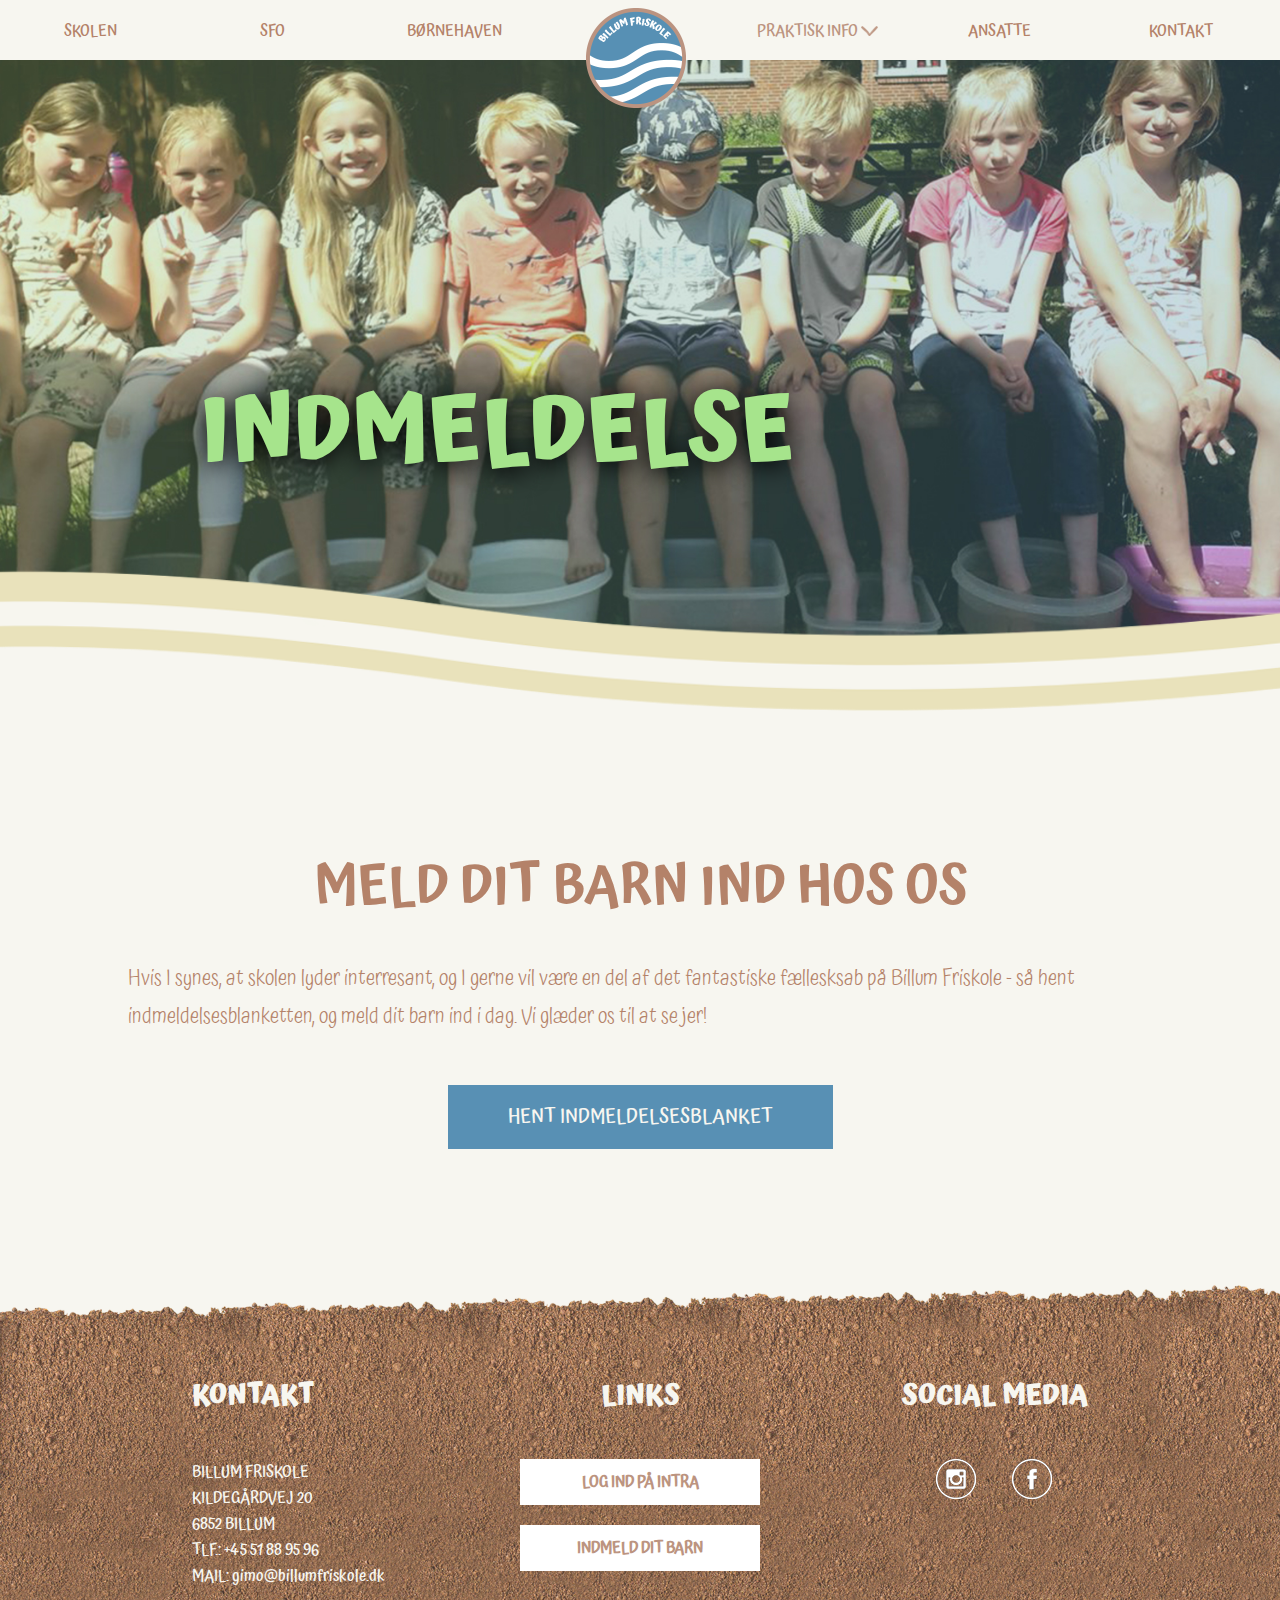
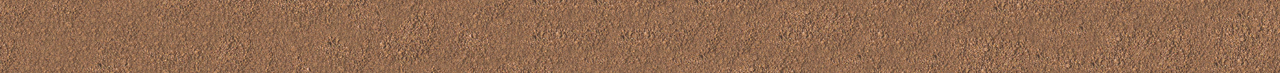
<file: indmeldelse.html>
<!DOCTYPE html>
<html lang="da">
  <head>
    <meta charset="UTF-8">
    <meta name="description" content="Hvad er en friskole? hvad er forskellen på en friskole og en privatskole og folkeskole? Billum Friskole ligger midt i naturen, kun et par km til vadehavet. Billum friskole er derfor en helt unik skole, med nærvær og tid til alle elever. Billum friskole ligger i jylland, nærmere vestjylland.">
    <title>Billum Friskole - en friskole for dig og dit barn</title>
    <link type="text/css" rel="stylesheet" href="style.css">
    <link rel="icon" type="image/png" sizes="32x32" href="favicon-32x32.png">
  </head>
  <body>
    <header>
    <nav>
      <ul>
        <li><a href="skolen.html">SKOLEN</a></li>
        <li><a href="sfo.html">SFO</a></li>
        <li><a href="boernehaven.html">BØRNEHAVEN</a></li>
        <li class="logoclass"><a href="index.html"><img src="media/logo.png" alt="Billum Friskoles logo, symbolisere harmoni og vadehavet"></a></li>
        <li class="navli">
          <div class="dropdown">
            <button onclick="dropDown()" class="dropdown-button">PRAKTISK INFO <img src="media/expand-arrow.png" alt="næste slideshow"></button>
            <div id="dropdown-li" class="dropdown-content">
              <a href="indmeldelse.html">Indmeldelse</a>
              <a href="priser.html">Priser</a>
              <a href="kalender.html">Kalender</a>
              <a href="vedtaegter.html">Vedtægter</a>
              <a href="vaerdiggrundlag.html">Værdiggrundlag</a>
              <a href="undervisningsplaner.html">Undervisningsplaner</a>
              <a href="tilsyn.html">Tilsyn</a>
              <a href="undervisningsmiljovurdering.html">Undervisningsmiljøvurdering</a>
              <a href="nogletal.html">Nøgletal</a>
              <a href="udmeldelse.html">Udmeldelse</a>
            </div>
          </div>
        </li>
        <li><a href="ansatte.html">ANSATTE</a></li>
        <li><a href="kontakt.html">KONTAKT</a></li>
      </ul>
    </nav>
  </header>
    <main>
      <section class="bannersection">
        <div class="banner" id="banner">
          <h1>INDMELDELSE</h1>
          <div class="bannerimg" id="bannerimg4">
          </div>
        </div>
        <img class="bannerswirl" src="media/swirl.png" alt="background layer">
      </section>
      <section id="top">
        <div class="textcontainer4 toptext">
          <h2>MELD DIT BARN IND HOS OS</h2>
          <p>Hvis I synes, at skolen lyder interresant, og I gerne vil være en del af det fantastiske fællesksab på Billum Friskole - så hent indmeldelsesblanketten, og meld dit barn ind i dag. Vi glæder os til at se jer! </p>
             <div class="buttoncontainer">
               <a class="bluebutton" target="_blank" href="https://public.viggo.dk/billumfriskole/cms/webfiles/files/Indskrivning_Billum_Friskole__2_.pdf">HENT INDMELDELSESBLANKET</a>
             </div>
        </div>
      </section>
    </main>
    <footer>
      <div class="footercontent">
        <div class="footer-row">
          <h3 class="left">KONTAKT</h3>
          <p>BILLUM FRISKOLE</p>
          <p>KILDEGÅRDVEJ 20</p>
          <p>6852 BILLUM</p>
          <p>TLF.: +45 51 88 95 96</p>
          <p>MAIL: gimo@billumfriskole.dk</p>

        </div>
        <div class="footer-row">
          <h3>LINKS</h3>
          <a class="footerbutton" target="_blank" href="https://billumfriskole.viggo.dk/Account/Login?ReturnUrl=%2F">LOG IND PÅ INTRA</a>
          <a class="footerbutton" href="indmeldelse.html">INDMELD DIT BARN</a>
        </div>
        <div class="footer-row footer-contact">
          <h3>SOCIAL MEDIA</h3>
          <a target="_blank" href="https://www.facebook.com/billumfriskole/"><img src="media/facebookpic.png" alt="vector icon af facebook"></a>
          <a target="_blank" href="#"><img src="media/instagrampic.png" alt="vector icon af instagram"></a>
        </div>
      </div>
    </footer>
    <script src="javascript.js"></script>
  </body>
</html>
</file>
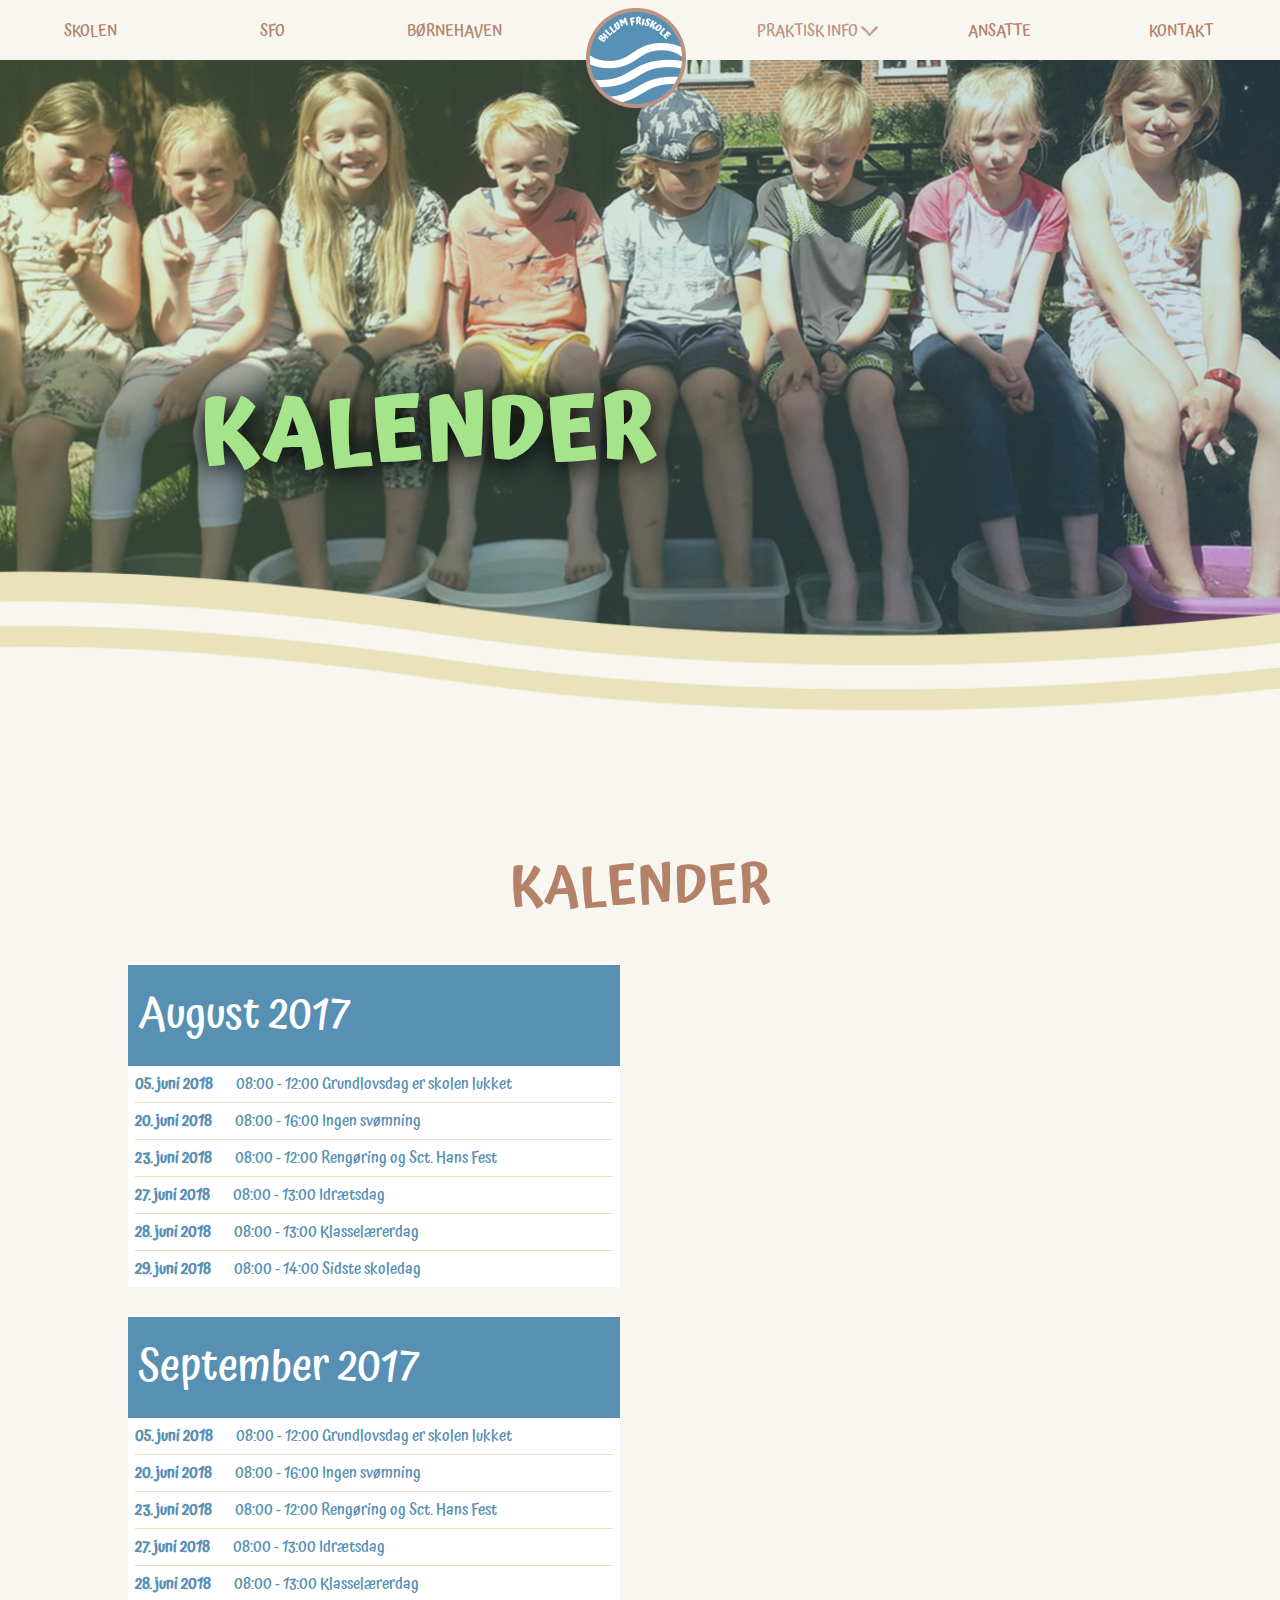
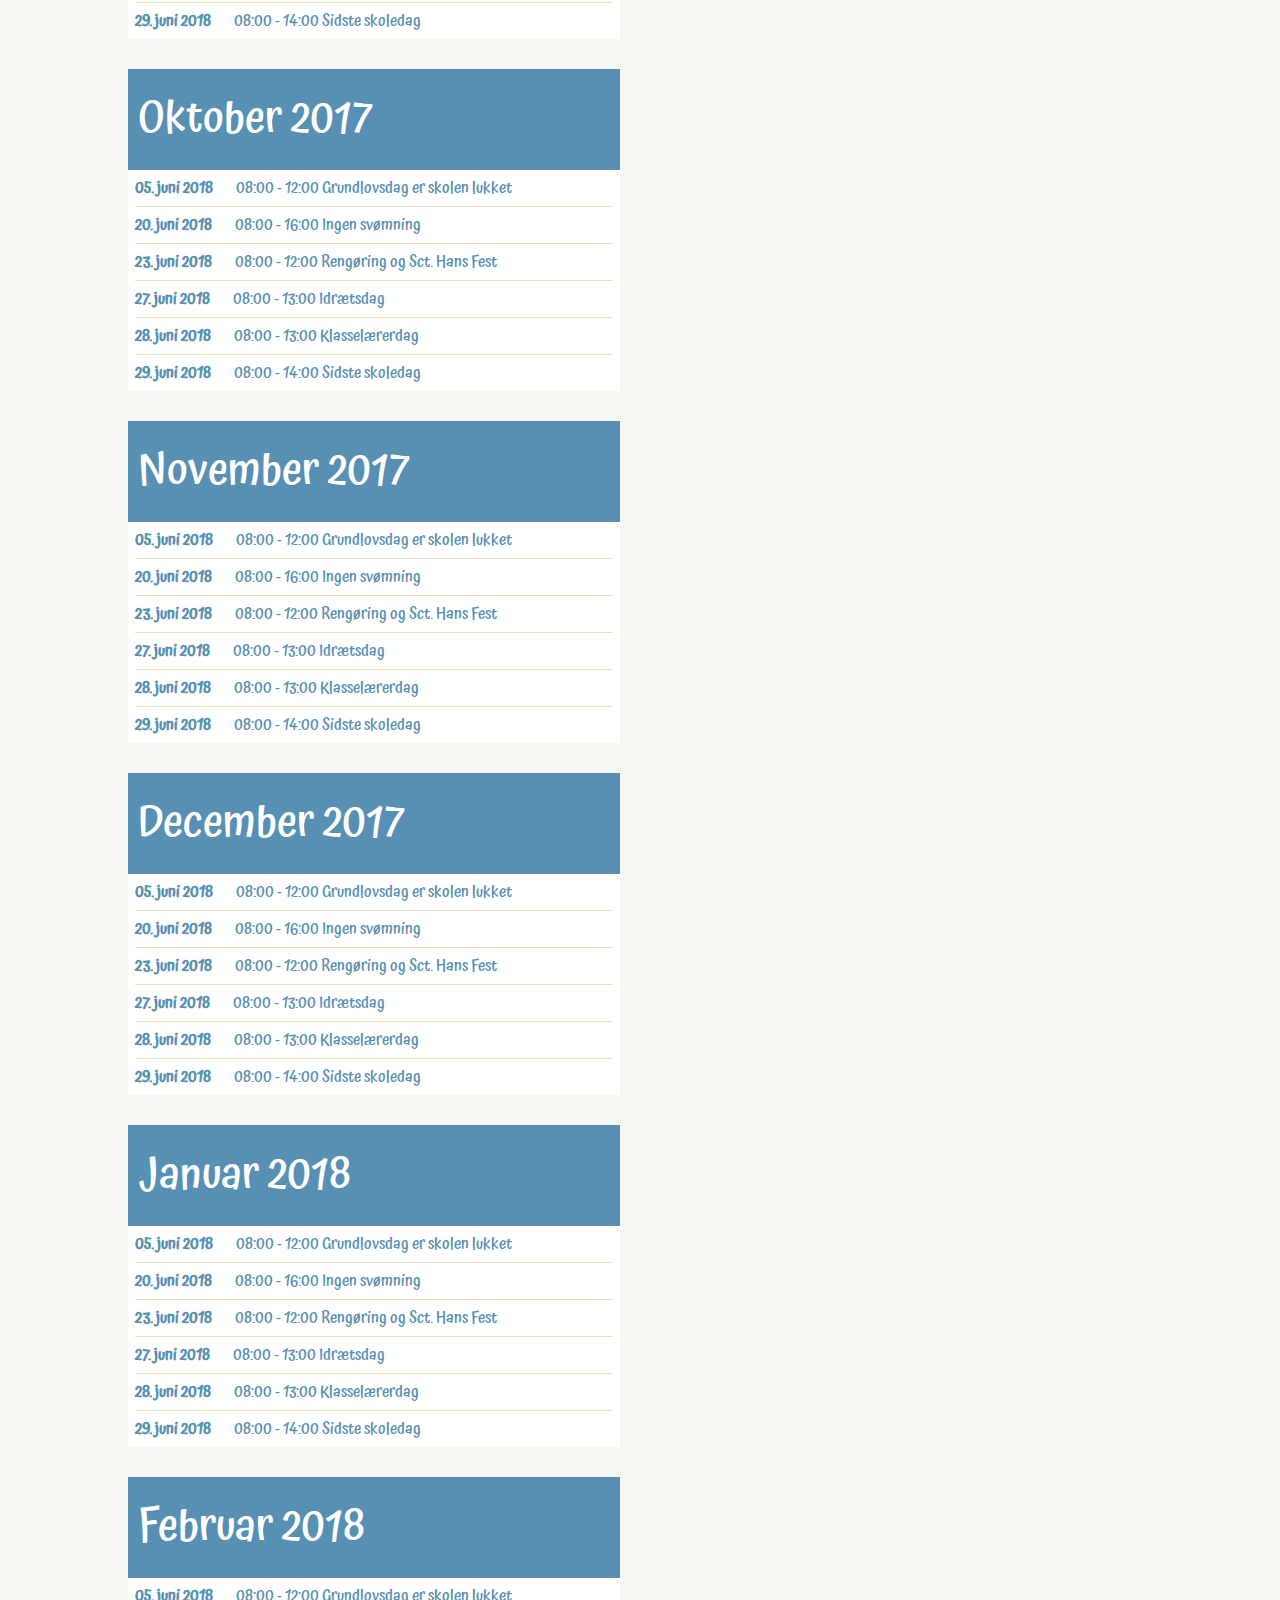
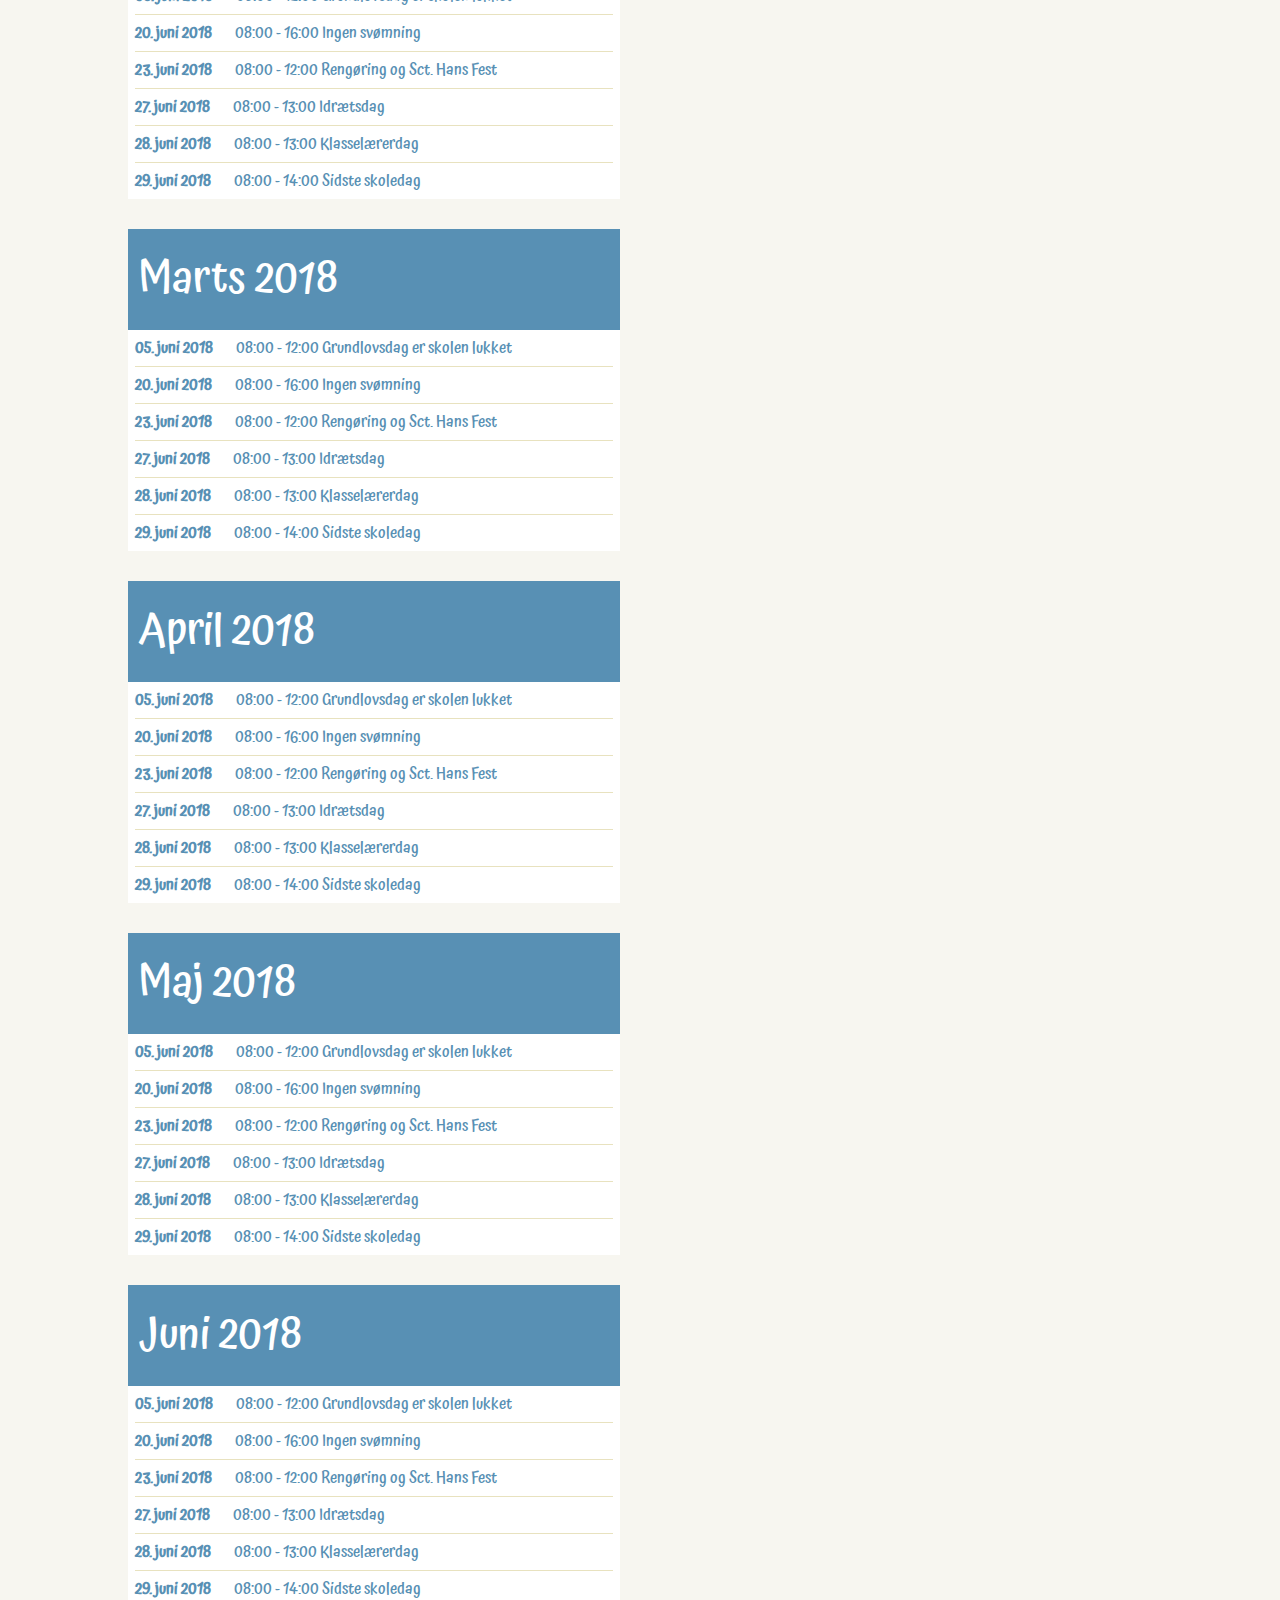
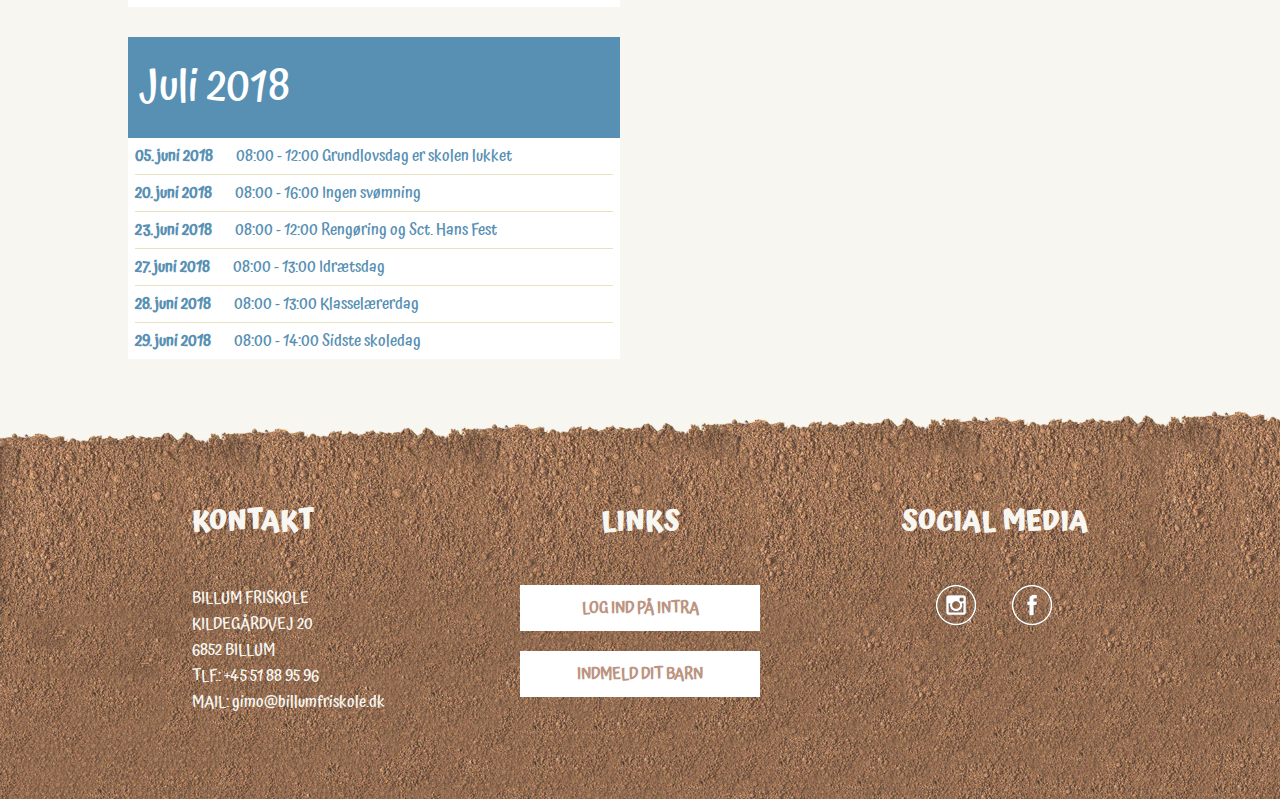
<file: kalender.html>
<!DOCTYPE html>
<html lang="da">
  <head>
    <meta charset="UTF-8">
    <meta name="description" content="Hvad er en friskole? hvad er forskellen på en friskole og en privatskole og folkeskole? Billum Friskole ligger midt i naturen, kun et par km til vadehavet. Billum friskole er derfor en helt unik skole, med nærvær og tid til alle elever. Billum friskole ligger i jylland, nærmere vestjylland.">
    <title>Billum Friskole - en friskole for dig og dit barn</title>
    <link type="text/css" rel="stylesheet" href="style.css">
    <link rel="icon" type="image/png" sizes="32x32" href="favicon-32x32.png">
  </head>
  <body>
    <header>
    <nav>
      <ul>
        <li><a href="skolen.html">SKOLEN</a></li>
        <li><a href="sfo.html">SFO</a></li>
        <li><a href="boernehaven.html">BØRNEHAVEN</a></li>
        <li class="logoclass"><a href="index.html"><img src="media/logo.png" alt="Billum Friskoles logo, symbolisere harmoni og vadehavet"></a></li>
        <li class="navli">
          <div class="dropdown">
            <button onclick="dropDown()" class="dropdown-button">PRAKTISK INFO <img src="media/expand-arrow.png" alt="næste slideshow"></button>
            <div id="dropdown-li" class="dropdown-content">
              <a href="indmeldelse.html">Indmeldelse</a>
              <a href="priser.html">Priser</a>
              <a href="kalender.html">Kalender</a>
              <a href="vedtaegter.html">Vedtægter</a>
              <a href="vaerdiggrundlag.html">Værdiggrundlag</a>
              <a href="undervisningsplaner.html">Undervisningsplaner</a>
              <a href="tilsyn.html">Tilsyn</a>
              <a href="undervisningsmiljovurdering.html">Undervisningsmiljøvurdering</a>
              <a href="nogletal.html">Nøgletal</a>
              <a href="udmeldelse.html">Udmeldelse</a>
            </div>
          </div>
        </li>
        <li><a href="ansatte.html">ANSATTE</a></li>
        <li><a href="kontakt.html">KONTAKT</a></li>
      </ul>
    </nav>
  </header>
    <main>
      <section class="bannersection">
        <div class="banner" id="banner">
          <h1>KALENDER</h1>
          <div class="bannerimg" id="bannerimg4">
          </div>
        </div>
        <img class="bannerswirl" src="media/swirl.png" alt="background layer">
      </section>
      <section id="top">
        <div class="textcontainer4" id="toptext">
          <h2>KALENDER</h2>

          <div class="bigcalendercontainer">
            <div class="bigcalendertop">
              <p>August 2017</p>
            </div>
            <div class="bigcalenderbody">
              <p><span class="bold">05. juni 2018</span> 08:00 - 12:00 Grundlovsdag er skolen lukket</p>
              <p><span class="bold">20. juni 2018</span> 08:00 - 16:00 Ingen svømning</p>
              <p><span class="bold">23. juni 2018</span> 08:00 - 12:00 Rengøring og Sct. Hans Fest</p>
              <p><span class="bold">27. juni 2018</span> 08:00 - 13:00 Idrætsdag</p>
              <p><span class="bold">28. juni 2018</span> 08:00 - 13:00 Klasselærerdag</p>
              <p class="last"><span class="bold">29. juni 2018</span> 08:00 - 14:00 Sidste skoledag</p>
            </div>
          </div>

          <div class="bigcalendercontainer">
            <div class="bigcalendertop">
              <p>September 2017</p>
            </div>
            <div class="bigcalenderbody">
              <p><span class="bold">05. juni 2018</span> 08:00 - 12:00 Grundlovsdag er skolen lukket</p>
              <p><span class="bold">20. juni 2018</span> 08:00 - 16:00 Ingen svømning</p>
              <p><span class="bold">23. juni 2018</span> 08:00 - 12:00 Rengøring og Sct. Hans Fest</p>
              <p><span class="bold">27. juni 2018</span> 08:00 - 13:00 Idrætsdag</p>
              <p><span class="bold">28. juni 2018</span> 08:00 - 13:00 Klasselærerdag</p>
              <p class="last"><span class="bold">29. juni 2018</span> 08:00 - 14:00 Sidste skoledag</p>
            </div>
          </div>

          <div class="bigcalendercontainer">
            <div class="bigcalendertop">
              <p>Oktober 2017</p>
            </div>
            <div class="bigcalenderbody">
              <p><span class="bold">05. juni 2018</span> 08:00 - 12:00 Grundlovsdag er skolen lukket</p>
              <p><span class="bold">20. juni 2018</span> 08:00 - 16:00 Ingen svømning</p>
              <p><span class="bold">23. juni 2018</span> 08:00 - 12:00 Rengøring og Sct. Hans Fest</p>
              <p><span class="bold">27. juni 2018</span> 08:00 - 13:00 Idrætsdag</p>
              <p><span class="bold">28. juni 2018</span> 08:00 - 13:00 Klasselærerdag</p>
              <p class="last"><span class="bold">29. juni 2018</span> 08:00 - 14:00 Sidste skoledag</p>
            </div>
          </div>

          <div class="bigcalendercontainer">
            <div class="bigcalendertop">
              <p>November 2017</p>
            </div>
            <div class="bigcalenderbody">
              <p><span class="bold">05. juni 2018</span> 08:00 - 12:00 Grundlovsdag er skolen lukket</p>
              <p><span class="bold">20. juni 2018</span> 08:00 - 16:00 Ingen svømning</p>
              <p><span class="bold">23. juni 2018</span> 08:00 - 12:00 Rengøring og Sct. Hans Fest</p>
              <p><span class="bold">27. juni 2018</span> 08:00 - 13:00 Idrætsdag</p>
              <p><span class="bold">28. juni 2018</span> 08:00 - 13:00 Klasselærerdag</p>
              <p class="last"><span class="bold">29. juni 2018</span> 08:00 - 14:00 Sidste skoledag</p>
            </div>
          </div>

          <div class="bigcalendercontainer">
            <div class="bigcalendertop">
              <p>December 2017</p>
            </div>
            <div class="bigcalenderbody">
              <p><span class="bold">05. juni 2018</span> 08:00 - 12:00 Grundlovsdag er skolen lukket</p>
              <p><span class="bold">20. juni 2018</span> 08:00 - 16:00 Ingen svømning</p>
              <p><span class="bold">23. juni 2018</span> 08:00 - 12:00 Rengøring og Sct. Hans Fest</p>
              <p><span class="bold">27. juni 2018</span> 08:00 - 13:00 Idrætsdag</p>
              <p><span class="bold">28. juni 2018</span> 08:00 - 13:00 Klasselærerdag</p>
              <p class="last"><span class="bold">29. juni 2018</span> 08:00 - 14:00 Sidste skoledag</p>
            </div>
          </div>

          <div class="bigcalendercontainer">
            <div class="bigcalendertop">
              <p>Januar 2018</p>
            </div>
            <div class="bigcalenderbody">
              <p><span class="bold">05. juni 2018</span> 08:00 - 12:00 Grundlovsdag er skolen lukket</p>
              <p><span class="bold">20. juni 2018</span> 08:00 - 16:00 Ingen svømning</p>
              <p><span class="bold">23. juni 2018</span> 08:00 - 12:00 Rengøring og Sct. Hans Fest</p>
              <p><span class="bold">27. juni 2018</span> 08:00 - 13:00 Idrætsdag</p>
              <p><span class="bold">28. juni 2018</span> 08:00 - 13:00 Klasselærerdag</p>
              <p class="last"><span class="bold">29. juni 2018</span> 08:00 - 14:00 Sidste skoledag</p>
            </div>
          </div>

          <div class="bigcalendercontainer">
            <div class="bigcalendertop">
              <p>Februar 2018</p>
            </div>
            <div class="bigcalenderbody">
              <p><span class="bold">05. juni 2018</span> 08:00 - 12:00 Grundlovsdag er skolen lukket</p>
              <p><span class="bold">20. juni 2018</span> 08:00 - 16:00 Ingen svømning</p>
              <p><span class="bold">23. juni 2018</span> 08:00 - 12:00 Rengøring og Sct. Hans Fest</p>
              <p><span class="bold">27. juni 2018</span> 08:00 - 13:00 Idrætsdag</p>
              <p><span class="bold">28. juni 2018</span> 08:00 - 13:00 Klasselærerdag</p>
              <p class="last"><span class="bold">29. juni 2018</span> 08:00 - 14:00 Sidste skoledag</p>
            </div>
          </div>

          <div class="bigcalendercontainer">
            <div class="bigcalendertop">
              <p>Marts 2018</p>
            </div>
            <div class="bigcalenderbody">
              <p><span class="bold">05. juni 2018</span> 08:00 - 12:00 Grundlovsdag er skolen lukket</p>
              <p><span class="bold">20. juni 2018</span> 08:00 - 16:00 Ingen svømning</p>
              <p><span class="bold">23. juni 2018</span> 08:00 - 12:00 Rengøring og Sct. Hans Fest</p>
              <p><span class="bold">27. juni 2018</span> 08:00 - 13:00 Idrætsdag</p>
              <p><span class="bold">28. juni 2018</span> 08:00 - 13:00 Klasselærerdag</p>
              <p class="last"><span class="bold">29. juni 2018</span> 08:00 - 14:00 Sidste skoledag</p>
            </div>
          </div>

          <div class="bigcalendercontainer">
            <div class="bigcalendertop">
              <p>April 2018</p>
            </div>
            <div class="bigcalenderbody">
              <p><span class="bold">05. juni 2018</span> 08:00 - 12:00 Grundlovsdag er skolen lukket</p>
              <p><span class="bold">20. juni 2018</span> 08:00 - 16:00 Ingen svømning</p>
              <p><span class="bold">23. juni 2018</span> 08:00 - 12:00 Rengøring og Sct. Hans Fest</p>
              <p><span class="bold">27. juni 2018</span> 08:00 - 13:00 Idrætsdag</p>
              <p><span class="bold">28. juni 2018</span> 08:00 - 13:00 Klasselærerdag</p>
              <p class="last"><span class="bold">29. juni 2018</span> 08:00 - 14:00 Sidste skoledag</p>
            </div>
          </div>

          <div class="bigcalendercontainer">
            <div class="bigcalendertop">
              <p>Maj 2018</p>
            </div>
            <div class="bigcalenderbody">
              <p><span class="bold">05. juni 2018</span> 08:00 - 12:00 Grundlovsdag er skolen lukket</p>
              <p><span class="bold">20. juni 2018</span> 08:00 - 16:00 Ingen svømning</p>
              <p><span class="bold">23. juni 2018</span> 08:00 - 12:00 Rengøring og Sct. Hans Fest</p>
              <p><span class="bold">27. juni 2018</span> 08:00 - 13:00 Idrætsdag</p>
              <p><span class="bold">28. juni 2018</span> 08:00 - 13:00 Klasselærerdag</p>
              <p class="last"><span class="bold">29. juni 2018</span> 08:00 - 14:00 Sidste skoledag</p>
            </div>
          </div>

          <div class="bigcalendercontainer">
            <div class="bigcalendertop">
              <p>Juni 2018</p>
            </div>
            <div class="bigcalenderbody">
              <p><span class="bold">05. juni 2018</span> 08:00 - 12:00 Grundlovsdag er skolen lukket</p>
              <p><span class="bold">20. juni 2018</span> 08:00 - 16:00 Ingen svømning</p>
              <p><span class="bold">23. juni 2018</span> 08:00 - 12:00 Rengøring og Sct. Hans Fest</p>
              <p><span class="bold">27. juni 2018</span> 08:00 - 13:00 Idrætsdag</p>
              <p><span class="bold">28. juni 2018</span> 08:00 - 13:00 Klasselærerdag</p>
              <p class="last"><span class="bold">29. juni 2018</span> 08:00 - 14:00 Sidste skoledag</p>
            </div>
          </div>

          <div class="bigcalendercontainer">
            <div class="bigcalendertop">
              <p>Juli 2018</p>
            </div>
            <div class="bigcalenderbody">
              <p><span class="bold">05. juni 2018</span> 08:00 - 12:00 Grundlovsdag er skolen lukket</p>
              <p><span class="bold">20. juni 2018</span> 08:00 - 16:00 Ingen svømning</p>
              <p><span class="bold">23. juni 2018</span> 08:00 - 12:00 Rengøring og Sct. Hans Fest</p>
              <p><span class="bold">27. juni 2018</span> 08:00 - 13:00 Idrætsdag</p>
              <p><span class="bold">28. juni 2018</span> 08:00 - 13:00 Klasselærerdag</p>
              <p class="last"><span class="bold">29. juni 2018</span> 08:00 - 14:00 Sidste skoledag</p>
            </div>
          </div>

        </div>
      </section>
    </main>
    <footer>
      <div class="footercontent">
        <div class="footer-row">
          <h3 class="left">KONTAKT</h3>
          <p>BILLUM FRISKOLE</p>
          <p>KILDEGÅRDVEJ 20</p>
          <p>6852 BILLUM</p>
          <p>TLF.: +45 51 88 95 96</p>
          <p>MAIL: gimo@billumfriskole.dk</p>

        </div>
        <div class="footer-row">
          <h3>LINKS</h3>
          <a class="footerbutton" target="_blank" href="https://billumfriskole.viggo.dk/Account/Login?ReturnUrl=%2F">LOG IND PÅ INTRA</a>
          <a class="footerbutton" href="indmeldelse.html">INDMELD DIT BARN</a>
        </div>
        <div class="footer-row footer-contact">
          <h3>SOCIAL MEDIA</h3>
          <a target="_blank" href="https://www.facebook.com/billumfriskole/"><img src="media/facebookpic.png" alt="vector icon af facebook"></a>
          <a target="_blank" href="#"><img src="media/instagrampic.png" alt="vector icon af instagram"></a>
        </div>
      </div>
    </footer>
    <script src="javascript.js"></script>
  </body>
</html>
</file>
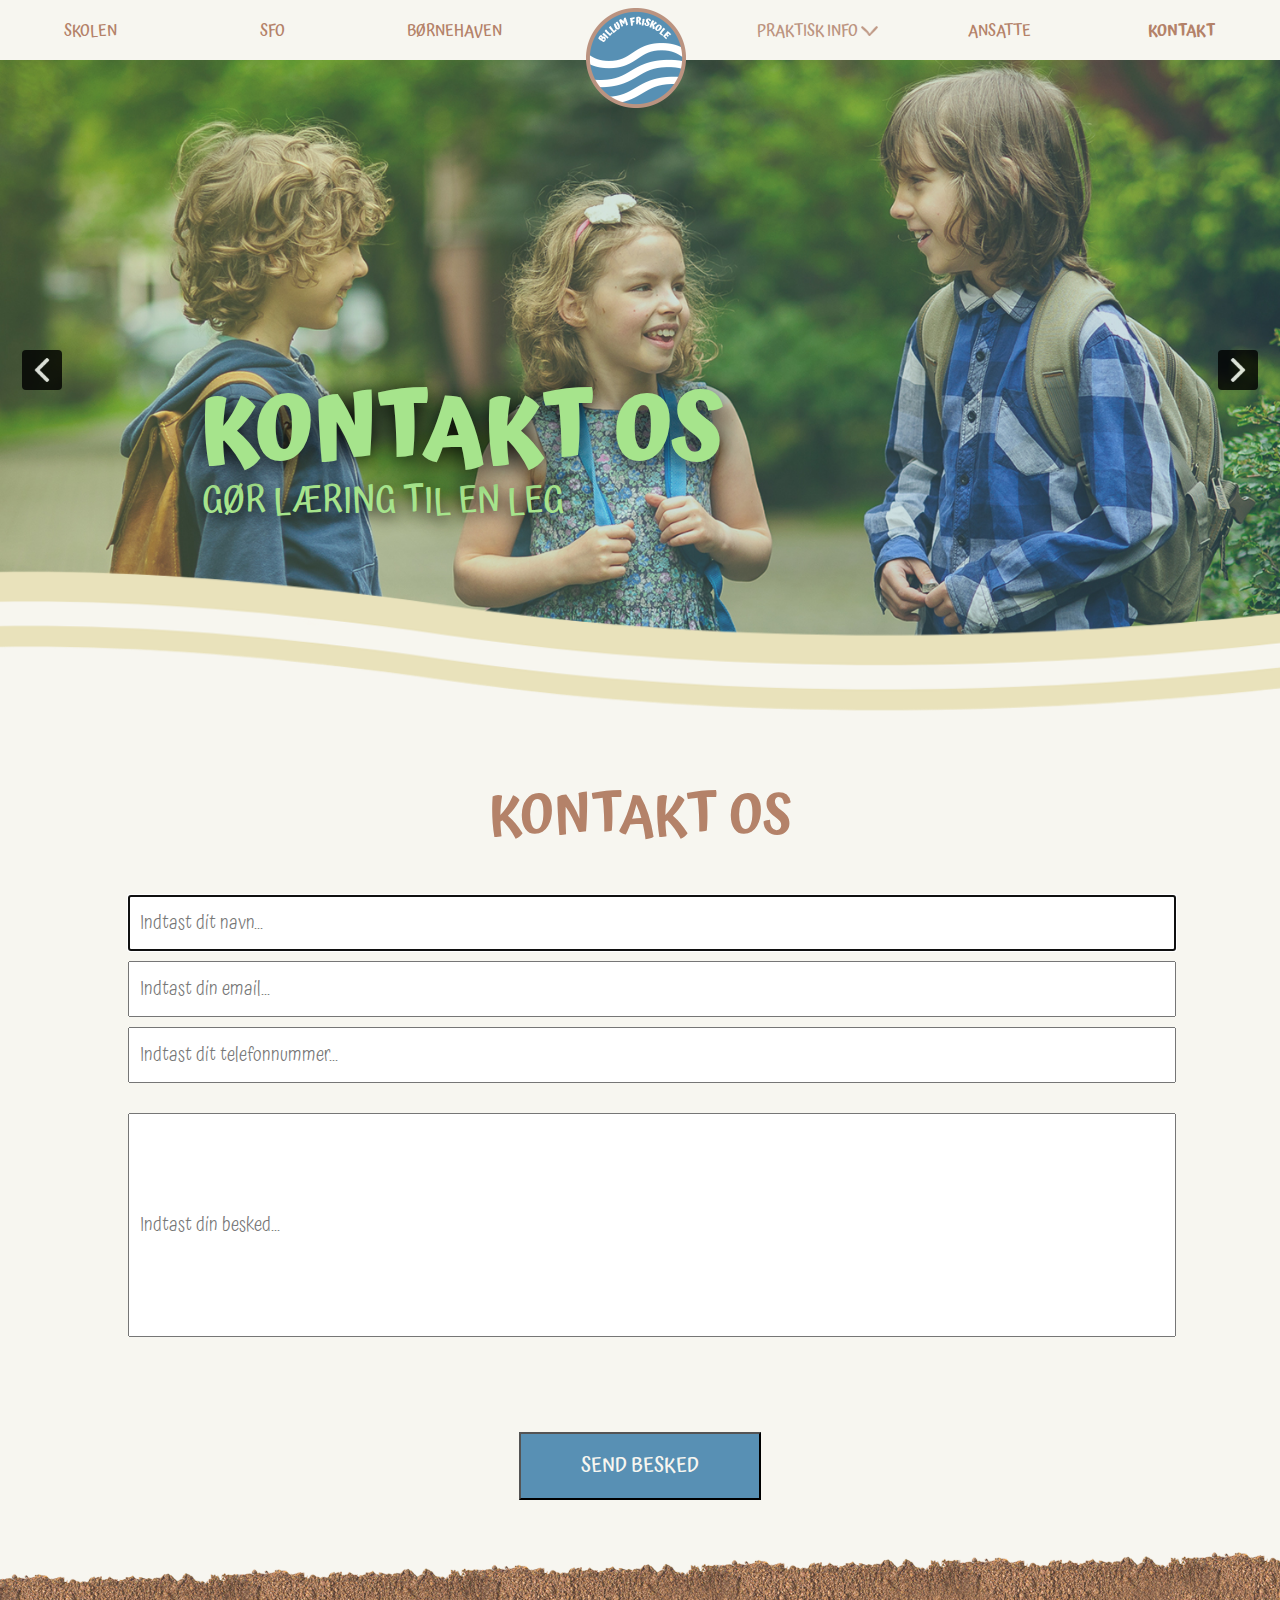
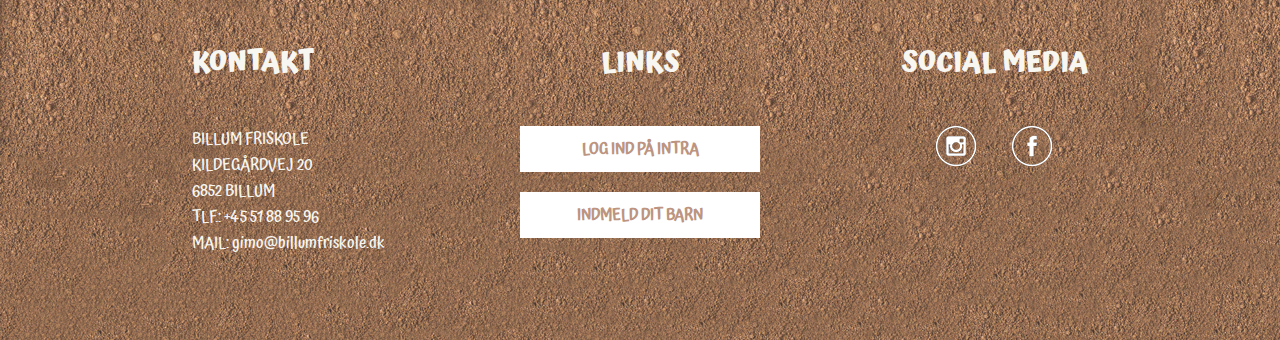
<file: kontakt.html>
<!DOCTYPE html>
<html lang="da">
  <head>
    <meta charset="UTF-8">
    <meta name="description" content="Hvad er en friskole? hvad er forskellen på en friskole og en privatskole og folkeskole? Billum Friskole ligger midt i naturen, kun et par km til vadehavet. Billum friskole er derfor en helt unik skole, med nærvær og tid til alle elever. Billum friskole ligger i jylland, nærmere vestjylland.">
    <title>Billum Friskole - en friskole for dig og dit barn</title>
    <link type="text/css" rel="stylesheet" href="style.css">
    <link rel="icon" type="image/png" sizes="32x32" href="favicon-32x32.png">
  </head>
  <body>
    <header>
    <nav>
      <ul>
        <li><a href="skolen.html">SKOLEN</a></li>
        <li><a href="sfo.html">SFO</a></li>
        <li><a href="boernehaven.html">BØRNEHAVEN</a></li>
        <li class="logoclass"><a href="index.html"><img src="media/logo.png" alt="Billum Friskoles logo, symbolisere harmoni og vadehavet"></a></li>
        <li class="navli">
          <div class="dropdown">
            <button onclick="dropDown()" class="dropdown-button">PRAKTISK INFO <img src="media/expand-arrow.png" alt="næste slideshow"></button>
            <div id="dropdown-li" class="dropdown-content">
              <a href="indmeldelse.html">Indmeldelse</a>
              <a href="priser.html">Priser</a>
              <a href="kalender.html">Kalender</a>
              <a href="vedtaegter.html">Vedtægter</a>
              <a href="vaerdiggrundlag.html">Værdiggrundlag</a>
              <a href="undervisningsplaner.html">Undervisningsplaner</a>
              <a href="tilsyn.html">Tilsyn</a>
              <a href="undervisningsmiljovurdering.html">Undervisningsmiljøvurdering</a>
              <a href="nogletal.html">Nøgletal</a>
              <a href="udmeldelse.html">Udmeldelse</a>
            </div>
          </div>
        </li>
        <li><a href="ansatte.html">ANSATTE</a></li>
        <li><a class="active" href="kontakt.html">KONTAKT</a></li>
      </ul>
    </nav>
  </header>
    <main>
      <section class="bannersection">
      <div class="banner" id="banner">
        <h1>KONTAKT OS</h1>
        <div class="bannerbutton bannerbuttonl" id="bannerbuttonl"></div>
        <div class="bannerimg" id="bannerimg3">
          <div class="banimg-tekst">
            <p>GØR LÆRING SJOVT</p>
          </div>
        </div>
        <div class="bannerimg" id="bannerimg2">
          <div class="banimg-tekst">
            <p>GØR LÆRING NEMT</p>
          </div>
        </div>
        <div class="bannerimg" id="bannerimg1">


          <div class="banimg-tekst">
            <p>GØR LÆRING TIL EN LEG</p>
          </div>
        </div>
        <div class="bannerbutton bannerbuttonr" id="bannerbuttonr"></div>

      </div>
          <img class="bannerswirl" src="media/swirl.png" alt="background layer">
      </section>

      <section id="top">
        <div class="heading-container">
          <h2>KONTAKT OS</h2>
        </div>
        <form id="contact" action="" method="post">
          <input type="text" placeholder="Indtast dit navn..." required autofocus>
          <input type="email" placeholder="Indtast din email..." required>
          <input type="number" placeholder="Indtast dit telefonnummer..." required>
          <input class="message" type="text" placeholder="Indtast din besked..." required>
          <div class="submit">
            <button class="bluebutton" name="submit" type="submit" href=""> SEND BESKED</button>
          </div>
        </form>
      </section>
    </main>
    <footer>
      <div class="footercontent">
        <div class="footer-row">
          <h3 class="left">KONTAKT</h3>
          <p>BILLUM FRISKOLE</p>
          <p>KILDEGÅRDVEJ 20</p>
          <p>6852 BILLUM</p>
          <p>TLF.: +45 51 88 95 96</p>
          <p>MAIL: gimo@billumfriskole.dk</p>

        </div>
        <div class="footer-row">
          <h3>LINKS</h3>
          <a class="footerbutton" target="_blank" href="https://billumfriskole.viggo.dk/Account/Login?ReturnUrl=%2F">LOG IND PÅ INTRA</a>
          <a class="footerbutton" href="indmeldelse.html">INDMELD DIT BARN</a>
        </div>
        <div class="footer-row footer-contact">
          <h3>SOCIAL MEDIA</h3>
          <a target="_blank" href="https://www.facebook.com/billumfriskole/"><img src="media/facebookpic.png" alt="vector icon af facebook"></a>
          <a target="_blank" href="#"><img src="media/instagrampic.png" alt="vector icon af instagram"></a>
        </div>
      </div>
    </footer>
    <script src="javascript.js"></script>
  </body>
</html>
</file>
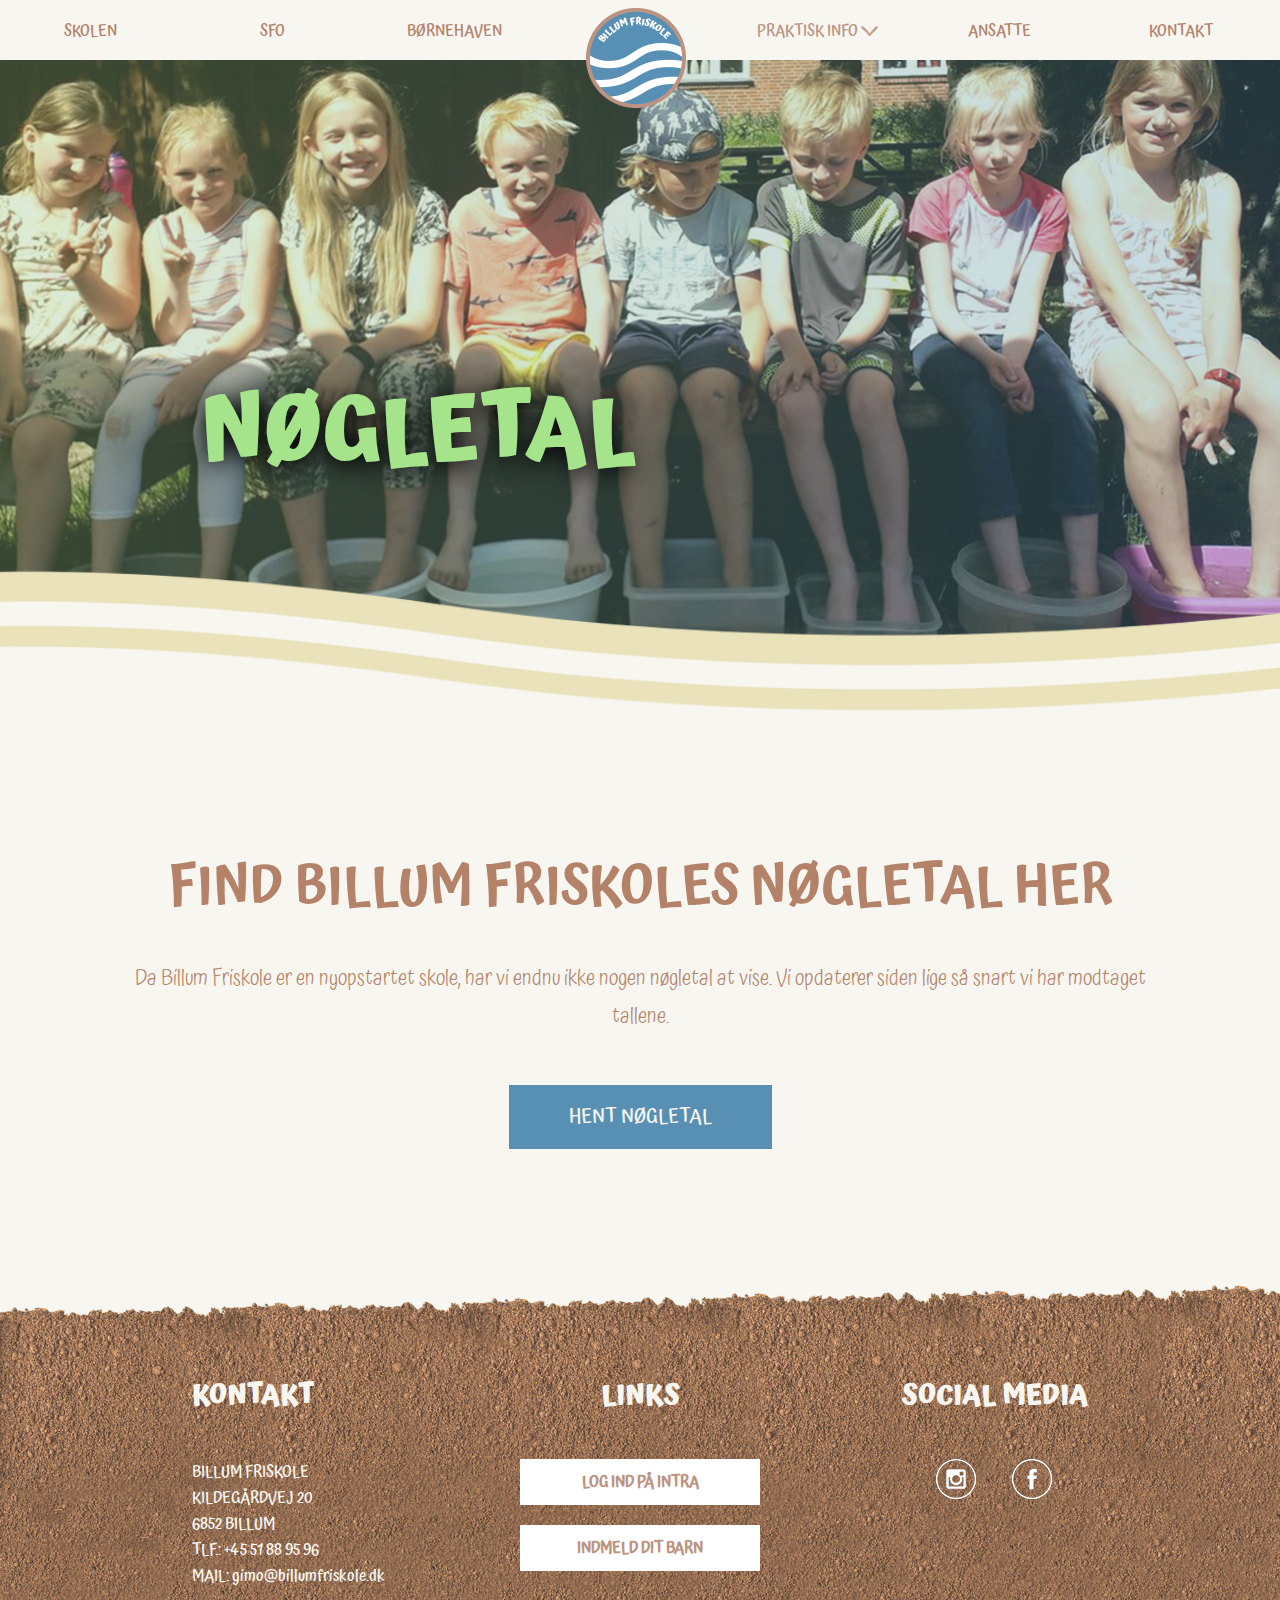
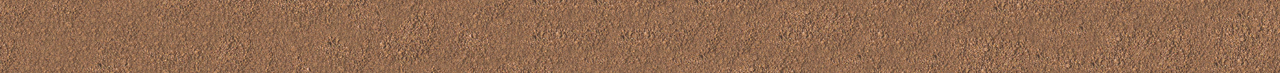
<file: nogletal.html>
<!DOCTYPE html>
<html lang="da">
  <head>
    <meta charset="UTF-8">
    <meta name="description" content="Hvad er en friskole? hvad er forskellen på en friskole og en privatskole og folkeskole? Billum Friskole ligger midt i naturen, kun et par km til vadehavet. Billum friskole er derfor en helt unik skole, med nærvær og tid til alle elever. Billum friskole ligger i jylland, nærmere vestjylland.">
    <title>Billum Friskole - en friskole for dig og dit barn</title>
    <link type="text/css" rel="stylesheet" href="style.css">
    <link rel="icon" type="image/png" sizes="32x32" href="favicon-32x32.png">
  </head>
  <body>
    <header>
    <nav>
      <ul>
        <li><a href="skolen.html">SKOLEN</a></li>
        <li><a href="sfo.html">SFO</a></li>
        <li><a href="boernehaven.html">BØRNEHAVEN</a></li>
        <li class="logoclass"><a href="index.html"><img src="media/logo.png" alt="Billum Friskoles logo, symbolisere harmoni og vadehavet"></a></li>
        <li class="navli">
          <div class="dropdown">
            <button onclick="dropDown()" class="dropdown-button">PRAKTISK INFO <img src="media/expand-arrow.png" alt="næste slideshow"></button>
            <div id="dropdown-li" class="dropdown-content">
              <a href="indmeldelse.html">Indmeldelse</a>
              <a href="priser.html">Priser</a>
              <a href="kalender.html">Kalender</a>
              <a href="vedtaegter.html">Vedtægter</a>
              <a href="vaerdiggrundlag.html">Værdiggrundlag</a>
              <a href="undervisningsplaner.html">Undervisningsplaner</a>
              <a href="tilsyn.html">Tilsyn</a>
              <a href="undervisningsmiljovurdering.html">Undervisningsmiljøvurdering</a>
              <a href="nogletal.html">Nøgletal</a>
              <a href="udmeldelse.html">Udmeldelse</a>
            </div>
          </div>
        </li>
        <li><a href="ansatte.html">ANSATTE</a></li>
        <li><a href="kontakt.html">KONTAKT</a></li>
      </ul>
    </nav>
  </header>
    <main>
      <section class="bannersection">
        <div class="banner" id="banner">
          <h1>NØGLETAL</h1>
          <div class="bannerimg" id="bannerimg4">
          </div>
        </div>
        <img class="bannerswirl" src="media/swirl.png" alt="background layer">
      </section>
      <section id="top">
        <div class="textcontainer4 toptext">
          <h2>FIND BILLUM FRISKOLES NØGLETAL HER</h2>
          <div class="textcenter">
          <p>Da Billum Friskole er en nyopstartet skole, har vi endnu ikke nogen nøgletal at vise. Vi opdaterer siden lige så snart vi har modtaget tallene.</p>
        </div>
             <div class="buttoncontainer">
               <a class="bluebutton" href="#">HENT NØGLETAL</a>
             </div>
        </div>
      </section>
    </main>
    <footer>
      <div class="footercontent">
        <div class="footer-row">
          <h3 class="left">KONTAKT</h3>
          <p>BILLUM FRISKOLE</p>
          <p>KILDEGÅRDVEJ 20</p>
          <p>6852 BILLUM</p>
          <p>TLF.: +45 51 88 95 96</p>
          <p>MAIL: gimo@billumfriskole.dk</p>

        </div>
        <div class="footer-row">
          <h3>LINKS</h3>
          <a class="footerbutton" target="_blank" href="https://billumfriskole.viggo.dk/Account/Login?ReturnUrl=%2F">LOG IND PÅ INTRA</a>
          <a class="footerbutton" href="indmeldelse.html">INDMELD DIT BARN</a>
        </div>
        <div class="footer-row footer-contact">
          <h3>SOCIAL MEDIA</h3>
          <a target="_blank" href="https://www.facebook.com/billumfriskole/"><img src="media/facebookpic.png" alt="vector icon af facebook"></a>
          <a target="_blank" href="#"><img src="media/instagrampic.png" alt="vector icon af instagram"></a>
        </div>
      </div>
    </footer>
    <script src="javascript.js"></script>
  </body>
</html>
</file>
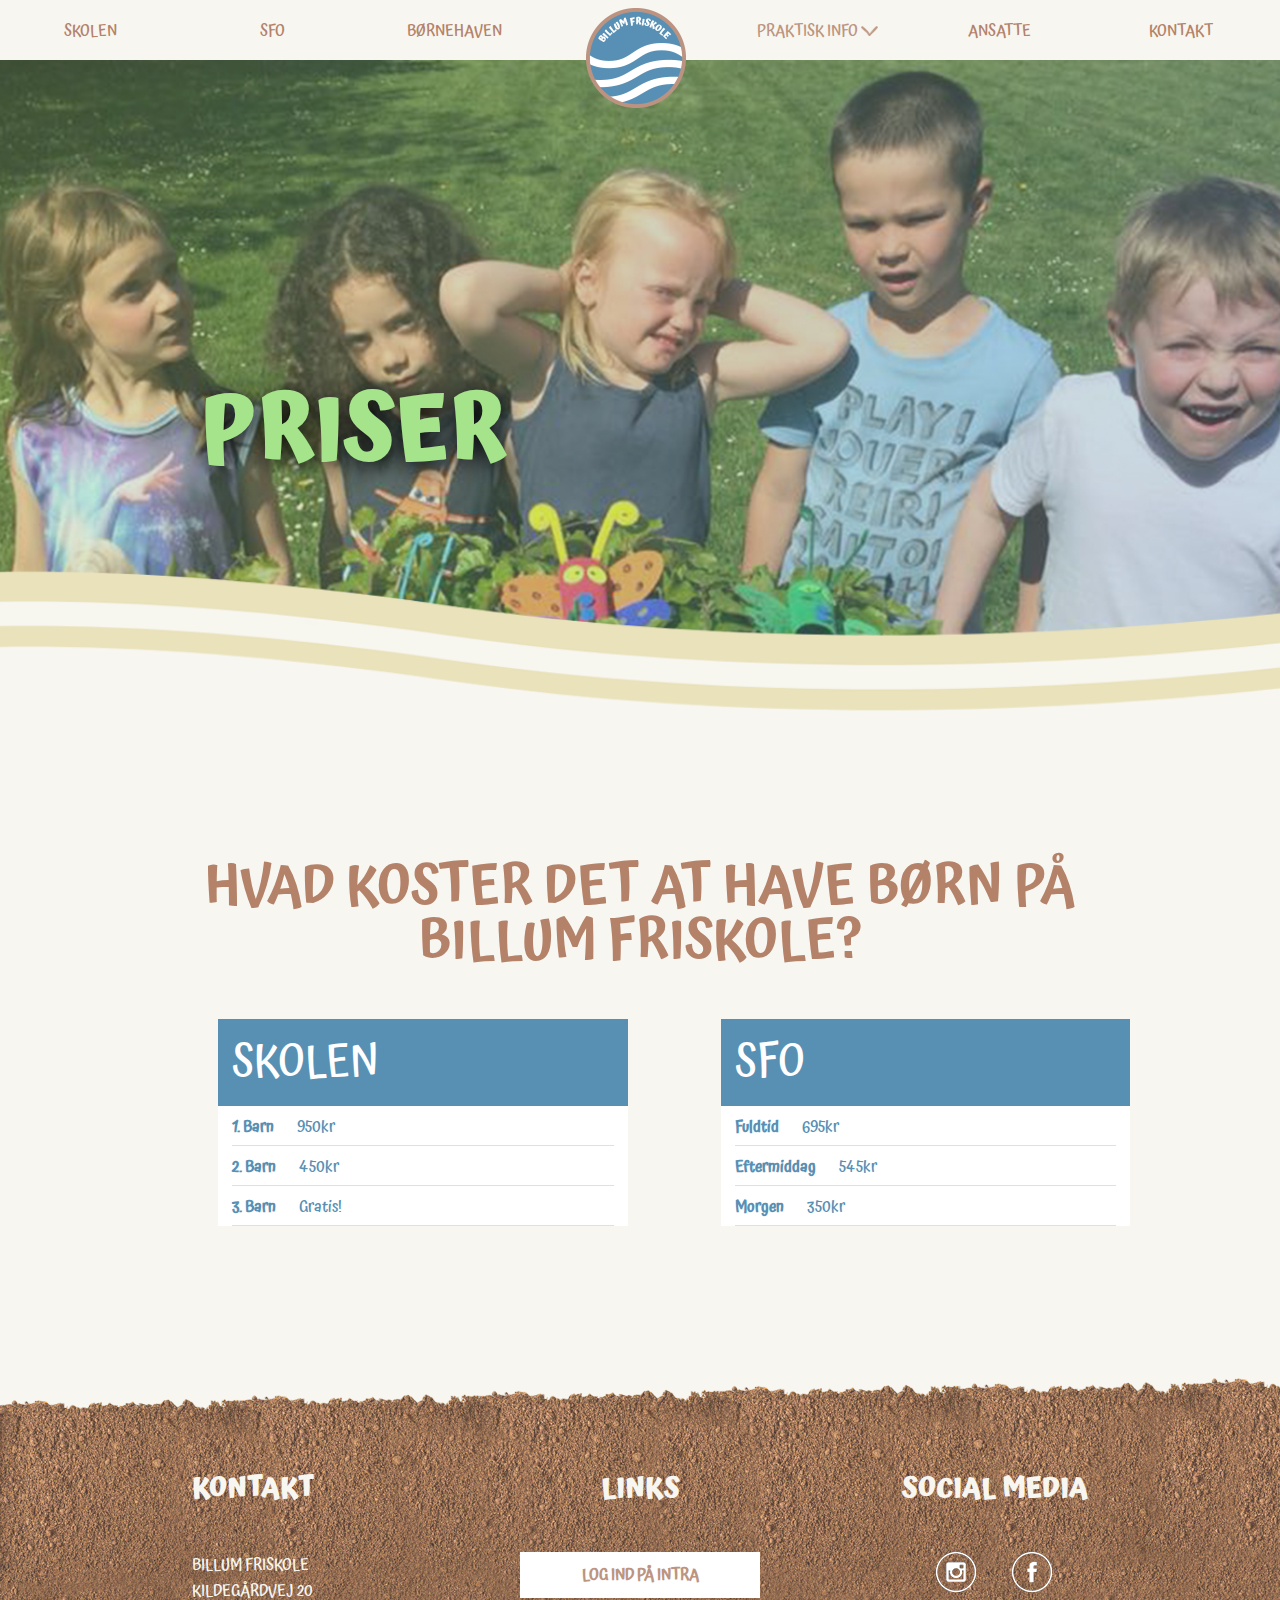
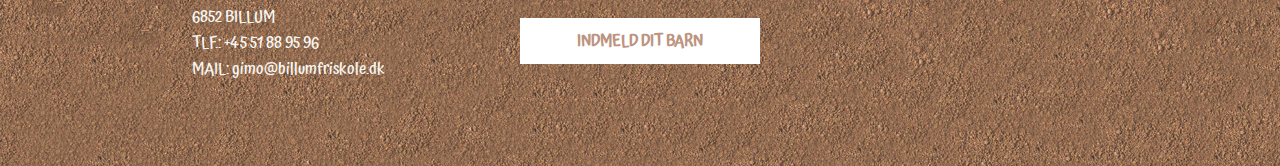
<file: priser.html>
<!DOCTYPE html>
<html lang="da">
  <head>
    <meta charset="UTF-8">
    <meta name="description" content="Hvad er en friskole? hvad er forskellen på en friskole og en privatskole og folkeskole? Billum Friskole ligger midt i naturen, kun et par km til vadehavet. Billum friskole er derfor en helt unik skole, med nærvær og tid til alle elever. Billum friskole ligger i jylland, nærmere vestjylland.">
    <title>Billum Friskole - en friskole for dig og dit barn</title>
    <link type="text/css" rel="stylesheet" href="style.css">
    <link rel="icon" type="image/png" sizes="32x32" href="favicon-32x32.png">
  </head>
  <header>
  <body>
    <nav>
      <ul>
        <li><a href="skolen.html">SKOLEN</a></li>
        <li><a href="sfo.html">SFO</a></li>
        <li><a href="boernehaven.html">BØRNEHAVEN</a></li>
        <li class="logoclass"><a href="index.html"><img src="media/logo.png" alt="Billum Friskoles logo, symbolisere harmoni og vadehavet"></a></li>
        <li class="navli">
          <div class="dropdown">
            <button onclick="dropDown()" class="dropdown-button">PRAKTISK INFO <img src="media/expand-arrow.png" alt="næste slideshow"></button>
            <div id="dropdown-li" class="dropdown-content">
              <a href="indmeldelse.html">Indmeldelse</a>
              <a href="priser.html">Priser</a>
              <a href="kalender.html">Kalender</a>
              <a href="vedtaegter.html">Vedtægter</a>
              <a href="vaerdiggrundlag.html">Værdiggrundlag</a>
              <a href="undervisningsplaner.html">Undervisningsplaner</a>
              <a href="tilsyn.html">Tilsyn</a>
              <a href="undervisningsmiljovurdering.html">Undervisningsmiljøvurdering</a>
              <a href="nogletal.html">Nøgletal</a>
              <a href="udmeldelse.html">Udmeldelse</a>
            </div>
          </div>
        </li>
        <li><a href="ansatte.html">ANSATTE</a></li>
        <li><a href="kontakt.html">KONTAKT</a></li>
      </ul>
    </nav>
  </header>
    <main>
      <section class="bannersection">
        <div class="banner" id="banner">
          <h1>PRISER</h1>
          <div class="bannerimg" id="bannerimg5">
          </div>
        </div>
        <img class="bannerswirl" src="media/swirl.png" alt="background layer">
      </section>
      <section id="top">
        <div class="textcontainer4" id="toptext">
          <h2>HVAD KOSTER DET AT HAVE BØRN PÅ BILLUM FRISKOLE?</h2>
          <div class="pricecontainer">
            <div class="pricetop">
              <p>SKOLEN</p>
            </div>
            <div class="pricebody">
              <p><span class="bold">1. Barn</span> 950kr</p>
              <p><span class="bold">2. Barn</span> 450kr</p>
              <p><span class="bold">3. Barn</span> Gratis!</p>
            </div>
          </div>
          <div class="pricecontainer">
            <div class="pricetop">
              <p>SFO</p>
            </div>
            <div class="pricebody">
              <p><span class="bold">Fuldtid</span> 695kr</p>
              <p><span class="bold">Eftermiddag</span> 545kr</p>
              <p><span class="bold">Morgen</span> 350kr</p>
            </div>
          </div>
        </div>
      </section>
    </main>
    <footer>
      <div class="footercontent">
        <div class="footer-row">
          <h3 class="left">KONTAKT</h3>
          <p>BILLUM FRISKOLE</p>
          <p>KILDEGÅRDVEJ 20</p>
          <p>6852 BILLUM</p>
          <p>TLF.: +45 51 88 95 96</p>
          <p>MAIL: gimo@billumfriskole.dk</p>

        </div>
        <div class="footer-row">
          <h3>LINKS</h3>
          <a class="footerbutton" target="_blank" href="https://billumfriskole.viggo.dk/Account/Login?ReturnUrl=%2F">LOG IND PÅ INTRA</a>
          <a class="footerbutton" href="indmeldelse.html">INDMELD DIT BARN</a>
        </div>
        <div class="footer-row footer-contact">
          <h3>SOCIAL MEDIA</h3>
          <a target="_blank" href="https://www.facebook.com/billumfriskole/"><img src="media/facebookpic.png" alt="vector icon af facebook"></a>
          <a target="_blank" href="#"><img src="media/instagrampic.png" alt="vector icon af instagram"></a>
        </div>
      </div>
    </footer>
    <script src="javascript.js"></script>
  </body>
</html>
</file>
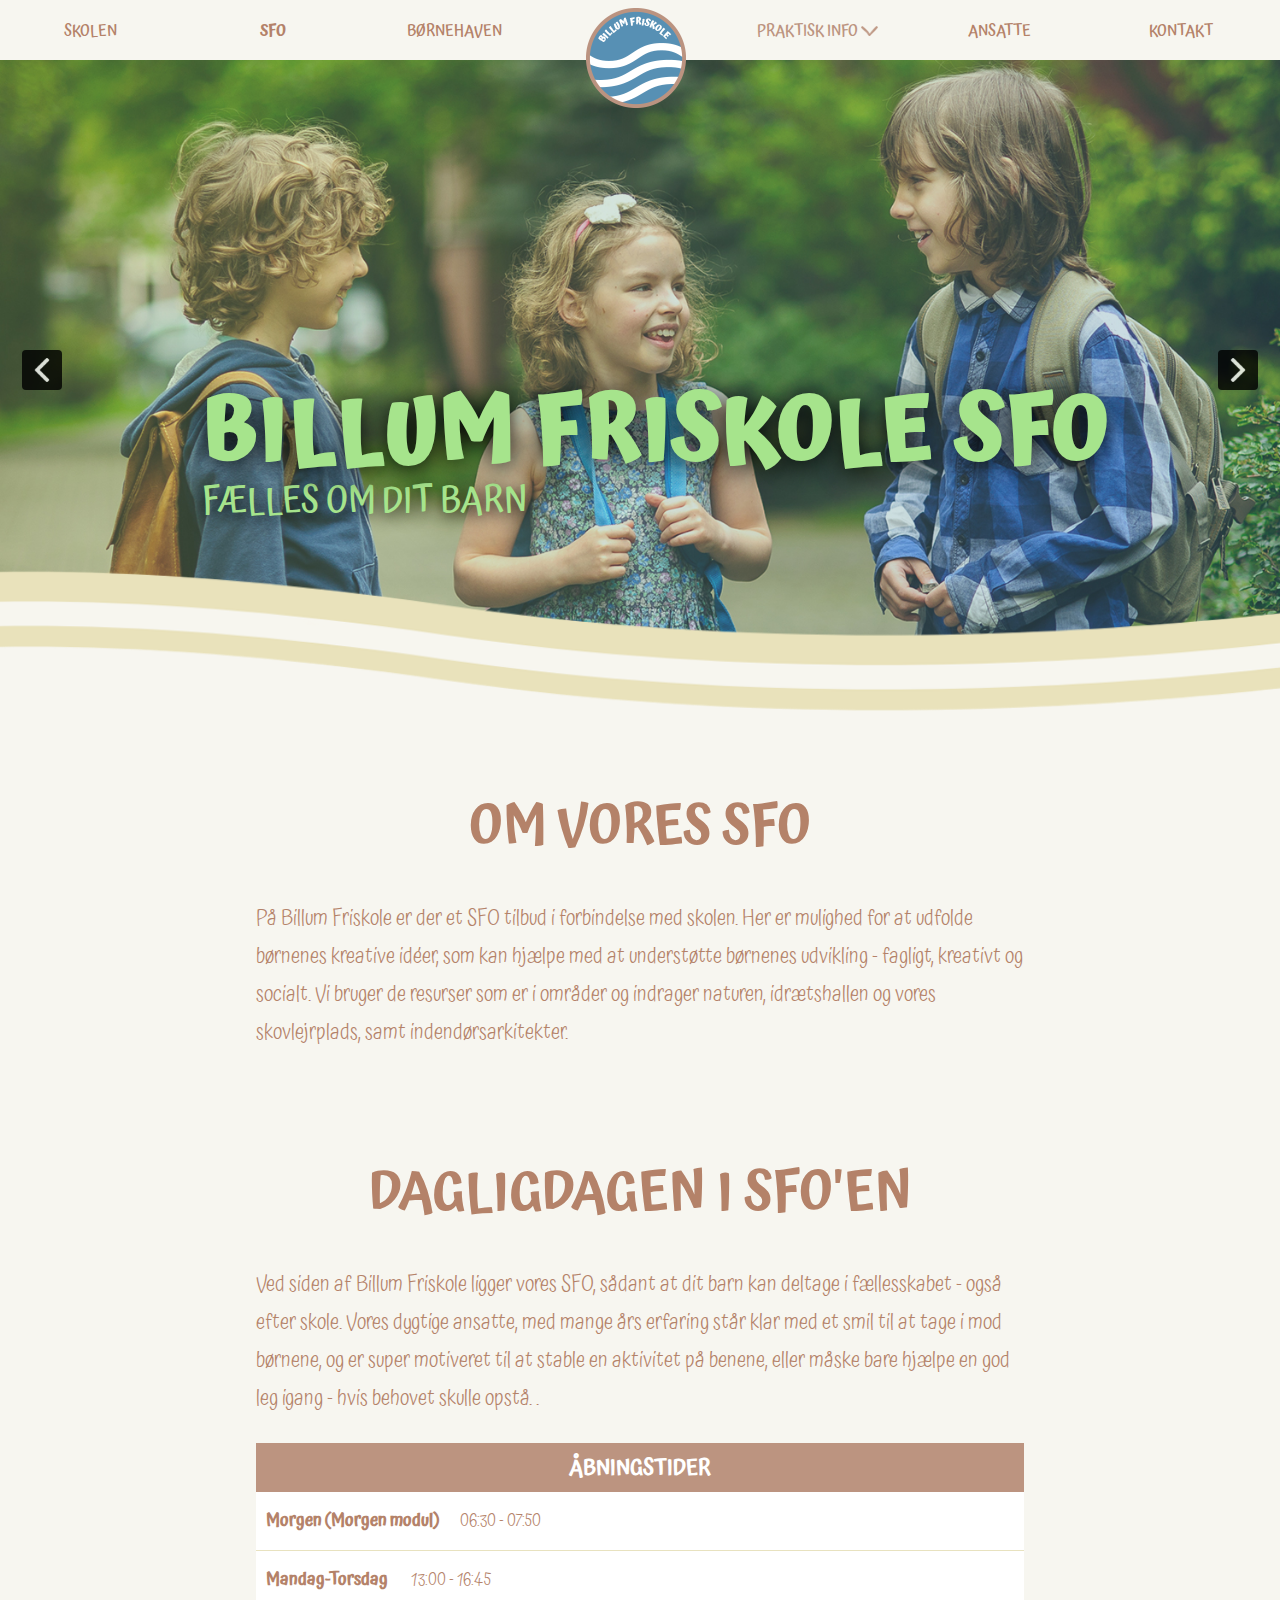
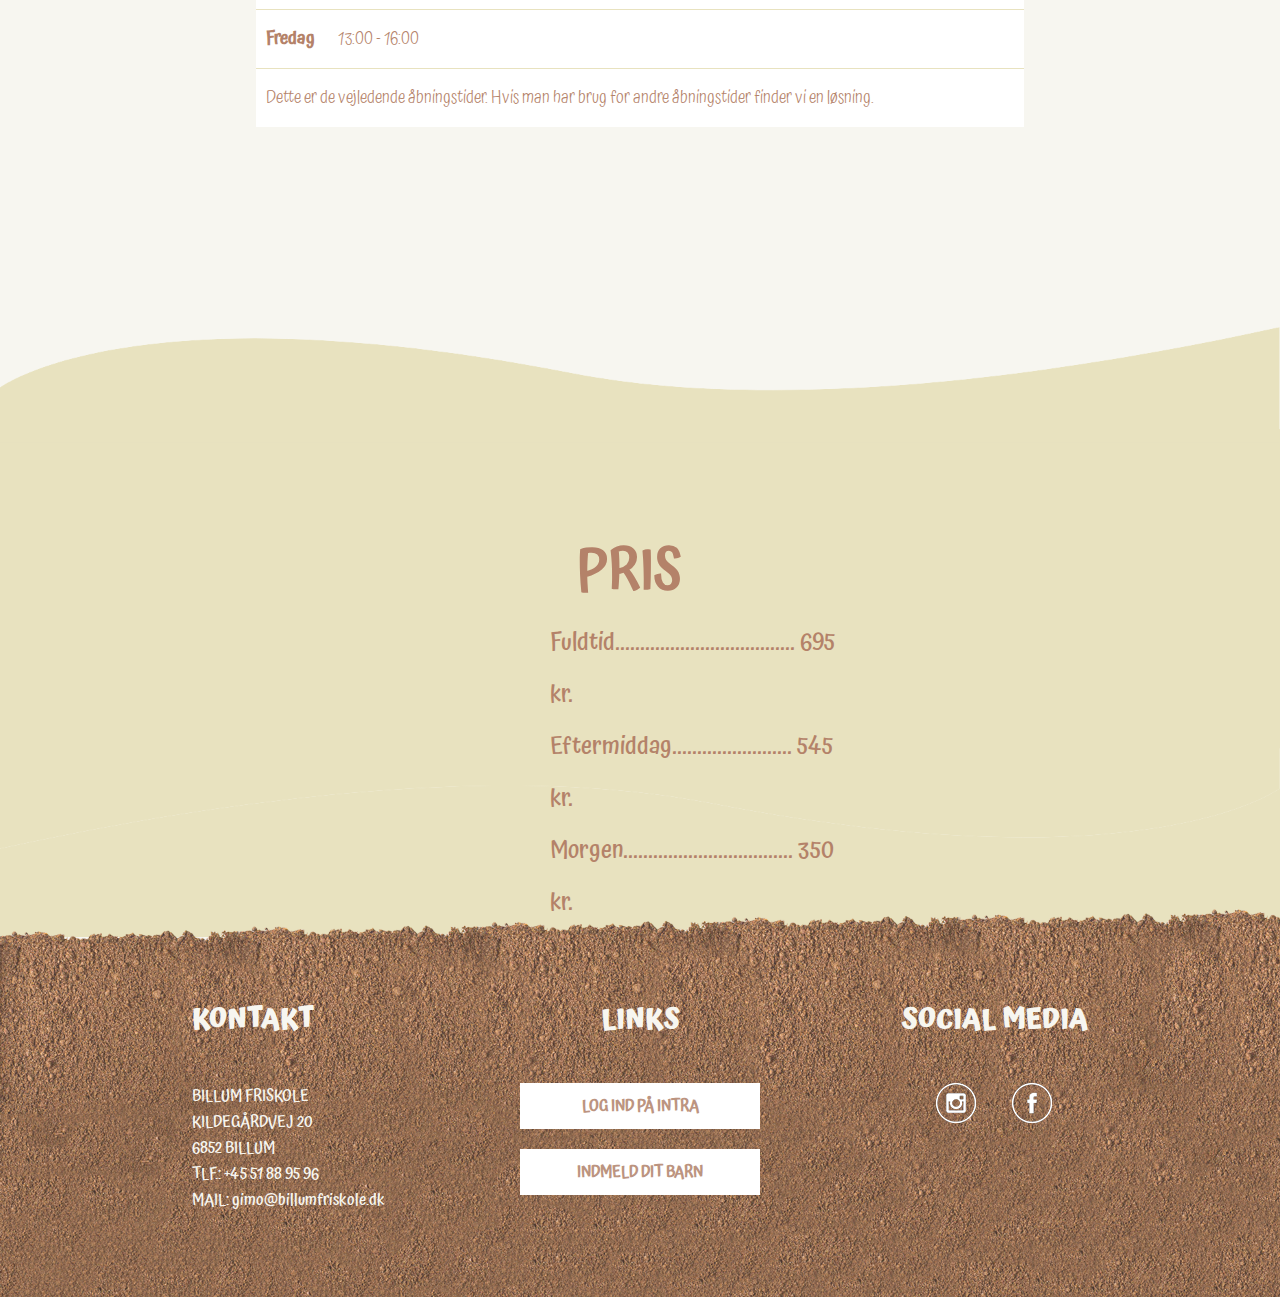
<file: sfo.html>
<!DOCTYPE html>
<html lang="da">
  <head>
    <meta charset="UTF-8">
    <meta name="description" content="Hvad er en friskole? hvad er forskellen på en friskole og en privatskole og folkeskole? Billum Friskole ligger midt i naturen, kun et par km til vadehavet. Billum friskole er derfor en helt unik skole, med nærvær og tid til alle elever. Billum friskole ligger i jylland, nærmere vestjylland.">
    <title>Billum Friskole - en friskole for dig og dit barn</title>
    <link type="text/css" rel="stylesheet" href="style.css">
    <link rel="icon" type="image/png" sizes="32x32" href="favicon-32x32.png">
  </head>
  <body>
    <header>
    <nav>
      <ul>
        <li><a href="skolen.html">SKOLEN</a></li>
        <li><a class="active" href="sfo.html">SFO</a></li>
        <li><a href="boernehaven.html">BØRNEHAVEN</a></li>
        <li class="logoclass"><a href="index.html"><img src="media/logo.png" alt="Billum Friskoles logo, symbolisere harmoni og vadehavet"></a></li>
        <li class="navli">
          <div class="dropdown">
            <button onclick="dropDown()" class="dropdown-button">PRAKTISK INFO <img src="media/expand-arrow.png" alt="næste slideshow"></button>
            <div id="dropdown-li" class="dropdown-content">
              <a href="indmeldelse.html">Indmeldelse</a>
              <a href="priser.html">Priser</a>
              <a href="kalender.html">Kalender</a>
              <a href="vedtaegter.html">Vedtægter</a>
              <a href="vaerdiggrundlag.html">Værdiggrundlag</a>
              <a href="undervisningsplaner.html">Undervisningsplaner</a>
              <a href="tilsyn.html">Tilsyn</a>
              <a href="undervisningsmiljovurdering.html">Undervisningsmiljøvurdering</a>
              <a href="nogletal.html">Nøgletal</a>
              <a href="udmeldelse.html">Udmeldelse</a>
            </div>
          </div>
        </li>
        <li><a href="ansatte.html">ANSATTE</a></li>
        <li><a href="kontakt.html">KONTAKT</a></li>
      </ul>
    </nav>
  </header>
    <main>
      <section class="bannersection">
      <div class="banner" id="banner">
        <h1>BILLUM FRISKOLE SFO</h1>
        <div class="bannerbutton bannerbuttonl" id="bannerbuttonl"></div>
        <div class="bannerimg" id="bannerimg3">
          <div class="banimg-tekst">
            <p>GØR LÆRING SJOVT</p>
          </div>
        </div>
        <div class="bannerimg" id="bannerimg2">
          <div class="banimg-tekst">
            <p>GØR LÆRING NEMT</p>
          </div>
        </div>
        <div class="bannerimg" id="bannerimg1">


          <div class="banimg-tekst">
            <p>FÆLLES OM DIT BARN</p>
          </div>
        </div>
        <div class="bannerbutton bannerbuttonr" id="bannerbuttonr"></div>

      </div>
          <img class="bannerswirl" src="media/swirl.png" alt="background layer">
      </section>

      <section id="top">

        <div class="textcontainer3 toptext">
          <h2>OM VORES SFO</h2>
          <p>På Billum Friskole er der et SFO tilbud i forbindelse med skolen. Her er mulighed for at udfolde børnenes kreative idéer, som kan hjælpe med at understøtte børnenes udvikling - fagligt, kreativt og socialt. Vi bruger de resurser som er i områder og indrager naturen, idrætshallen og vores skovlejrplads, samt indendørsarkitekter.</p>

          </div>
          <div class="textcontainer2 toptext">
          <h2>DAGLIGDAGEN I SFO'EN</h2>
            <p>Ved siden af Billum Friskole ligger vores SFO, sådant at dit barn kan deltage i fællesskabet - også efter skole.
              Vores dygtige ansatte, med mange års erfaring står klar med et smil til at tage i mod børnene, og er super motiveret
              til at stable en aktivitet på benene, eller måske bare hjælpe en god leg igang - hvis behovet skulle opstå.
              .</p>



                                <div class="openingtimes sfo">
                                  <h3>ÅBNINGSTIDER</h3>
                                  <div class="openingtimes-content">
                                    <p><span class="bold">Morgen (Morgen modul)</span>06:30 - 07:50</p>
                                    <p><span class="bold">Mandag-Torsdag</span> 13:00 - 16:45 </p>
                                    <p><span class="bold">Fredag</span> 13:00 - 16:00 </p>
                                    <p class="last">Dette er de vejledende åbningstider. Hvis man har brug for andre åbningstider finder vi en løsning.</p>
                                  </div>
                                </div>

        </div>
      </section>

      <section id="price">
        <div id="wavybg">
          <img src="media/wavybg.png" alt="background layer">
          <div class="wavybg-content">
            <h3>PRIS</h3>
            <div class="prices">
              <p>Fuldtid.................................... 695 kr.</p>
              <p>Eftermiddag........................ 545 kr.</p>
              <p>Morgen.................................. 350 kr.</p>
            </div>
          </div>
        </div>
      </section>
    </main>
    <div id="beigebg">
    </div>
    <footer>
      <div class="footercontent">
        <div class="footer-row">
          <h3 class="left">KONTAKT</h3>
          <p>BILLUM FRISKOLE</p>
          <p>KILDEGÅRDVEJ 20</p>
          <p>6852 BILLUM</p>
          <p>TLF.: +45 51 88 95 96</p>
          <p>MAIL: gimo@billumfriskole.dk</p>

        </div>
        <div class="footer-row">
          <h3>LINKS</h3>
          <a class="footerbutton" target="_blank" href="https://billumfriskole.viggo.dk/Account/Login?ReturnUrl=%2F">LOG IND PÅ INTRA</a>
          <a class="footerbutton" href="indmeldelse.html">INDMELD DIT BARN</a>
        </div>
        <div class="footer-row footer-contact">
          <h3>SOCIAL MEDIA</h3>
          <a target="_blank" href="https://www.facebook.com/billumfriskole/"><img src="media/facebookpic.png" alt="vector icon af facebook"></a>
          <a target="_blank" href="#"><img src="media/instagrampic.png" alt="vector icon af instagram"></a>
        </div>
      </div>
    </footer>
    <script src="javascript.js"></script>
  </body>
</html>
</file>
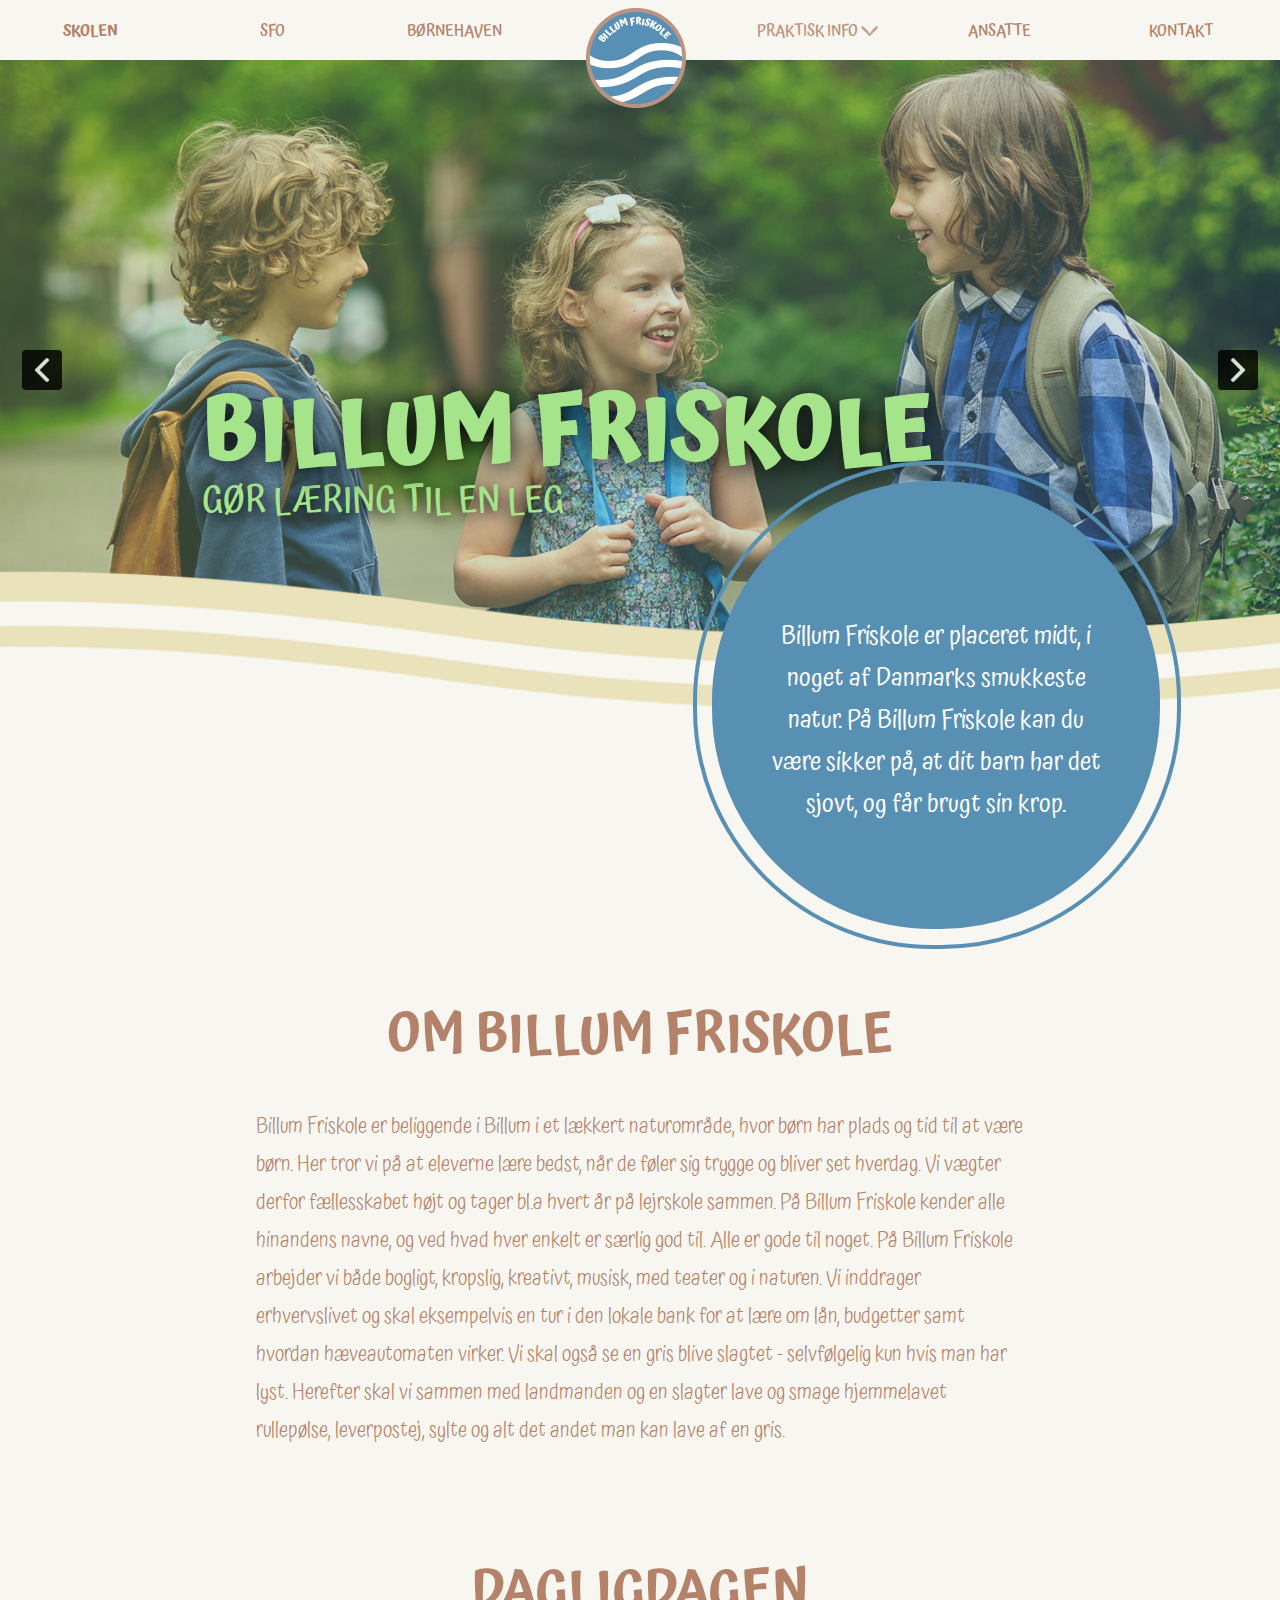
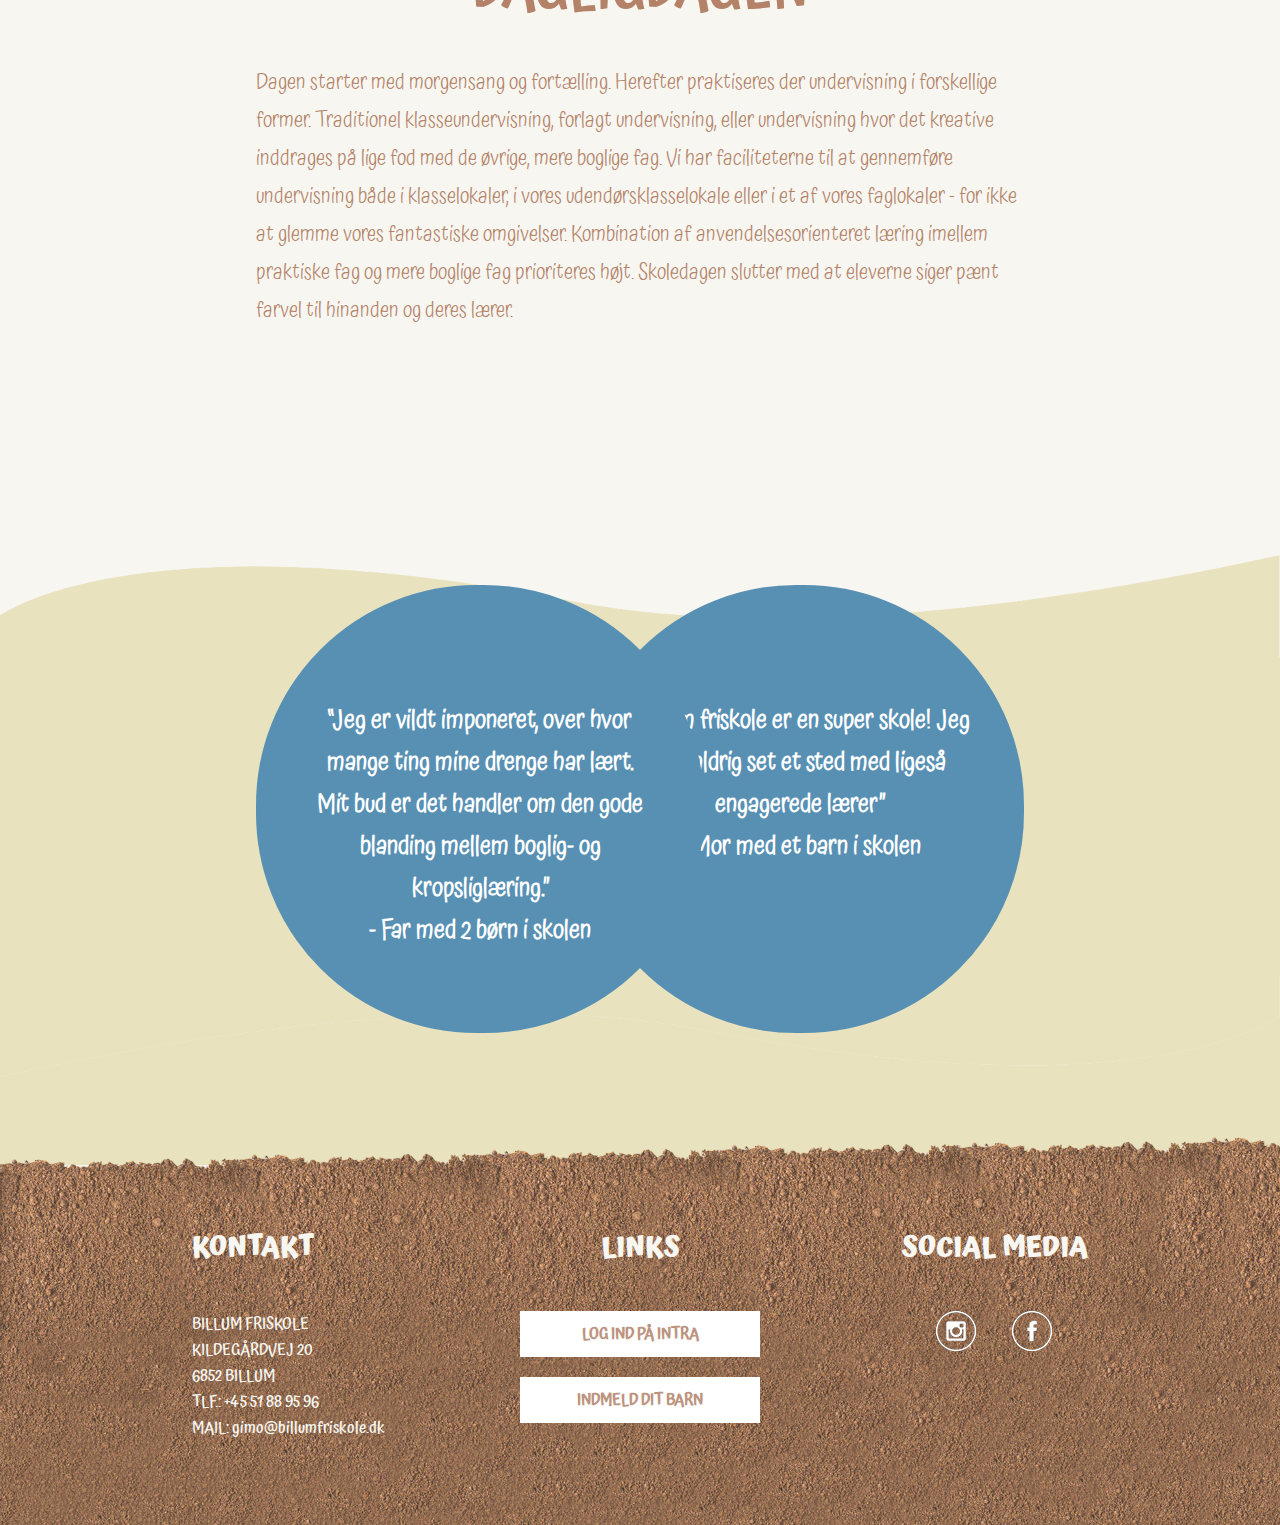
<file: skolen.html>
<!DOCTYPE html>
<html lang="da">
  <head>
    <meta charset="UTF-8">
    <meta name="description" content="Hvad er en friskole? hvad er forskellen på en friskole og en privatskole og folkeskole? Billum Friskole ligger midt i naturen, kun et par km til vadehavet. Billum friskole er derfor en helt unik skole, med nærvær og tid til alle elever. Billum friskole ligger i jylland, nærmere vestjylland.">
    <title>Billum Friskole - en friskole for dig og dit barn</title>
    <link type="text/css" rel="stylesheet" href="style.css">
    <link rel="icon" type="image/png" sizes="32x32" href="favicon-32x32.png">
  </head>
  <body>
    <header>
    <nav>
      <ul>
        <li><a class="active" href="skolen.html">SKOLEN</a></li>
        <li><a href="sfo.html">SFO</a></li>
        <li><a href="boernehaven.html">BØRNEHAVEN</a></li>
        <li class="logoclass"><a href="index.html"><img src="media/logo.png" alt="Billum Friskoles logo, symbolisere harmoni og vadehavet"></a></li>
        <li class="navli">
          <div class="dropdown">
            <button onclick="dropDown()" class="dropdown-button">PRAKTISK INFO <img src="media/expand-arrow.png" alt="næste slideshow"></button>
            <div id="dropdown-li" class="dropdown-content">
              <a href="indmeldelse.html">Indmeldelse</a>
              <a href="priser.html">Priser</a>
              <a href="kalender.html">Kalender</a>
              <a href="vedtaegter.html">Vedtægter</a>
              <a href="vaerdiggrundlag.html">Værdiggrundlag</a>
              <a href="undervisningsplaner.html">Undervisningsplaner</a>
              <a href="tilsyn.html">Tilsyn</a>
              <a href="undervisningsmiljovurdering.html">Undervisningsmiljøvurdering</a>
              <a href="nogletal.html">Nøgletal</a>
              <a href="udmeldelse.html">Udmeldelse</a>
            </div>
          </div>
        </li>
        <li><a href="ansatte.html">ANSATTE</a></li>
        <li><a href="kontakt.html">KONTAKT</a></li>
      </ul>
    </nav>
  </header>
    <main>
      <section class="bannersection">
      <div class="banner" id="banner">
        <h1>BILLUM FRISKOLE</h1>
        <div class="bannerbutton bannerbuttonl" id="bannerbuttonl"></div>
        <div class="bannerimg" id="bannerimg3">
          <div class="banimg-tekst">
            <p>GØR LÆRING SJOVT</p>
          </div>
        </div>
        <div class="bannerimg" id="bannerimg2">
          <div class="banimg-tekst">
            <p>GØR LÆRING NEMT</p>
          </div>
        </div>
        <div class="bannerimg" id="bannerimg1">


          <div class="banimg-tekst">
            <p>GØR LÆRING TIL EN LEG</p>
          </div>
        </div>
        <div class="bannerbutton bannerbuttonr" id="bannerbuttonr"></div>

      </div>
          <img class="bannerswirl" src="media/swirl.png" alt="background layer">
          <div id="topcircle">
            <p>Billum Friskole er placeret midt, i noget af Danmarks smukkeste natur. På Billum Friskole kan du være sikker på, at dit barn har det sjovt, og får brugt sin krop.</p>
            <div id="topcircle-border">
            </div>
          </div>
      </section>

      <section id="top">

        <div class="textcontainer toptext">
          <h2>OM BILLUM FRISKOLE</h2>
          <p>Billum Friskole er beliggende i Billum i et lækkert naturområde, hvor børn har plads og tid til at være børn. Her tror vi på at eleverne lære bedst, når de føler sig trygge og bliver set hverdag.
             Vi vægter derfor fællesskabet højt og tager bl.a hvert år på lejrskole sammen. På Billum Friskole kender alle hinandens navne, og ved hvad hver enkelt er særlig god til. Alle er gode til noget. På Billum Friskole arbejder vi både bogligt, kropslig, kreativt, musisk, med teater og i naturen. Vi inddrager erhvervslivet og skal eksempelvis en tur i den lokale bank for at lære om lån, budgetter samt hvordan hæveautomaten virker. Vi skal også se en gris blive slagtet - selvfølgelig kun hvis man har lyst. Herefter skal vi sammen med landmanden og en slagter lave og smage hjemmelavet rullepølse, leverpostej, sylte og alt det andet man kan lave af en gris. </p>
          </div>
          <div class="textcontainer2 toptext">
          <h2>DAGLIGDAGEN</h2>
          <p>Dagen starter med morgensang og fortælling. Herefter praktiseres der undervisning i forskellige former. Traditionel klasseundervisning, forlagt undervisning, eller undervisning hvor det kreative inddrages på lige fod med de øvrige, mere boglige fag. Vi har faciliteterne til at gennemføre undervisning både i klasselokaler, i vores udendørsklasselokale eller i et af vores faglokaler - for ikke at glemme vores fantastiske omgivelser. Kombination af anvendelsesorienteret læring imellem praktiske fag og mere boglige fag prioriteres højt. Skoledagen slutter med at eleverne siger pænt farvel til hinanden og deres lærer.</p>
        </div>
      </section>

      <section id="values">
        <div id="wavybg">
          <img src="media/wavybg.png" alt="background layer">
        </div>

        <div id="citatcircle1">
              <h3>“Billum friskole er en super skole! Jeg har aldrig set et sted med ligeså engagerede lærer”<br> - Mor med et barn i skolen</h3>
        </div>

        <div id="citatcircle2">
              <h3>“Jeg er vildt imponeret, over hvor mange ting mine drenge har lært. Mit bud er det handler om den gode blanding mellem boglig- og kropsliglæring.”<br> - Far med 2 børn i skolen</h3>
        </div>
      </section>

    </main>
    <div id="beigebg">
    </div>
    <footer>
      <div class="footercontent">
        <div class="footer-row">
          <h3 class="left">KONTAKT</h3>
          <p>BILLUM FRISKOLE</p>
          <p>KILDEGÅRDVEJ 20</p>
          <p>6852 BILLUM</p>
          <p>TLF.: +45 51 88 95 96</p>
          <p>MAIL: gimo@billumfriskole.dk</p>

        </div>
        <div class="footer-row">
          <h3>LINKS</h3>
          <a class="footerbutton" target="_blank" href="https://billumfriskole.viggo.dk/Account/Login?ReturnUrl=%2F">LOG IND PÅ INTRA</a>
          <a class="footerbutton" href="indmeldelse.html">INDMELD DIT BARN</a>
        </div>
        <div class="footer-row footer-contact">
          <h3>SOCIAL MEDIA</h3>
          <a target="_blank" href="https://www.facebook.com/billumfriskole/"><img src="media/facebookpic.png" alt="vector icon af facebook"></a>
          <a target="_blank" href="#"><img src="media/instagrampic.png" alt="vector icon af instagram"></a>
        </div>
      </div>
    </footer>
    <script src="javascript.js"></script>
  </body>
</html>
</file>
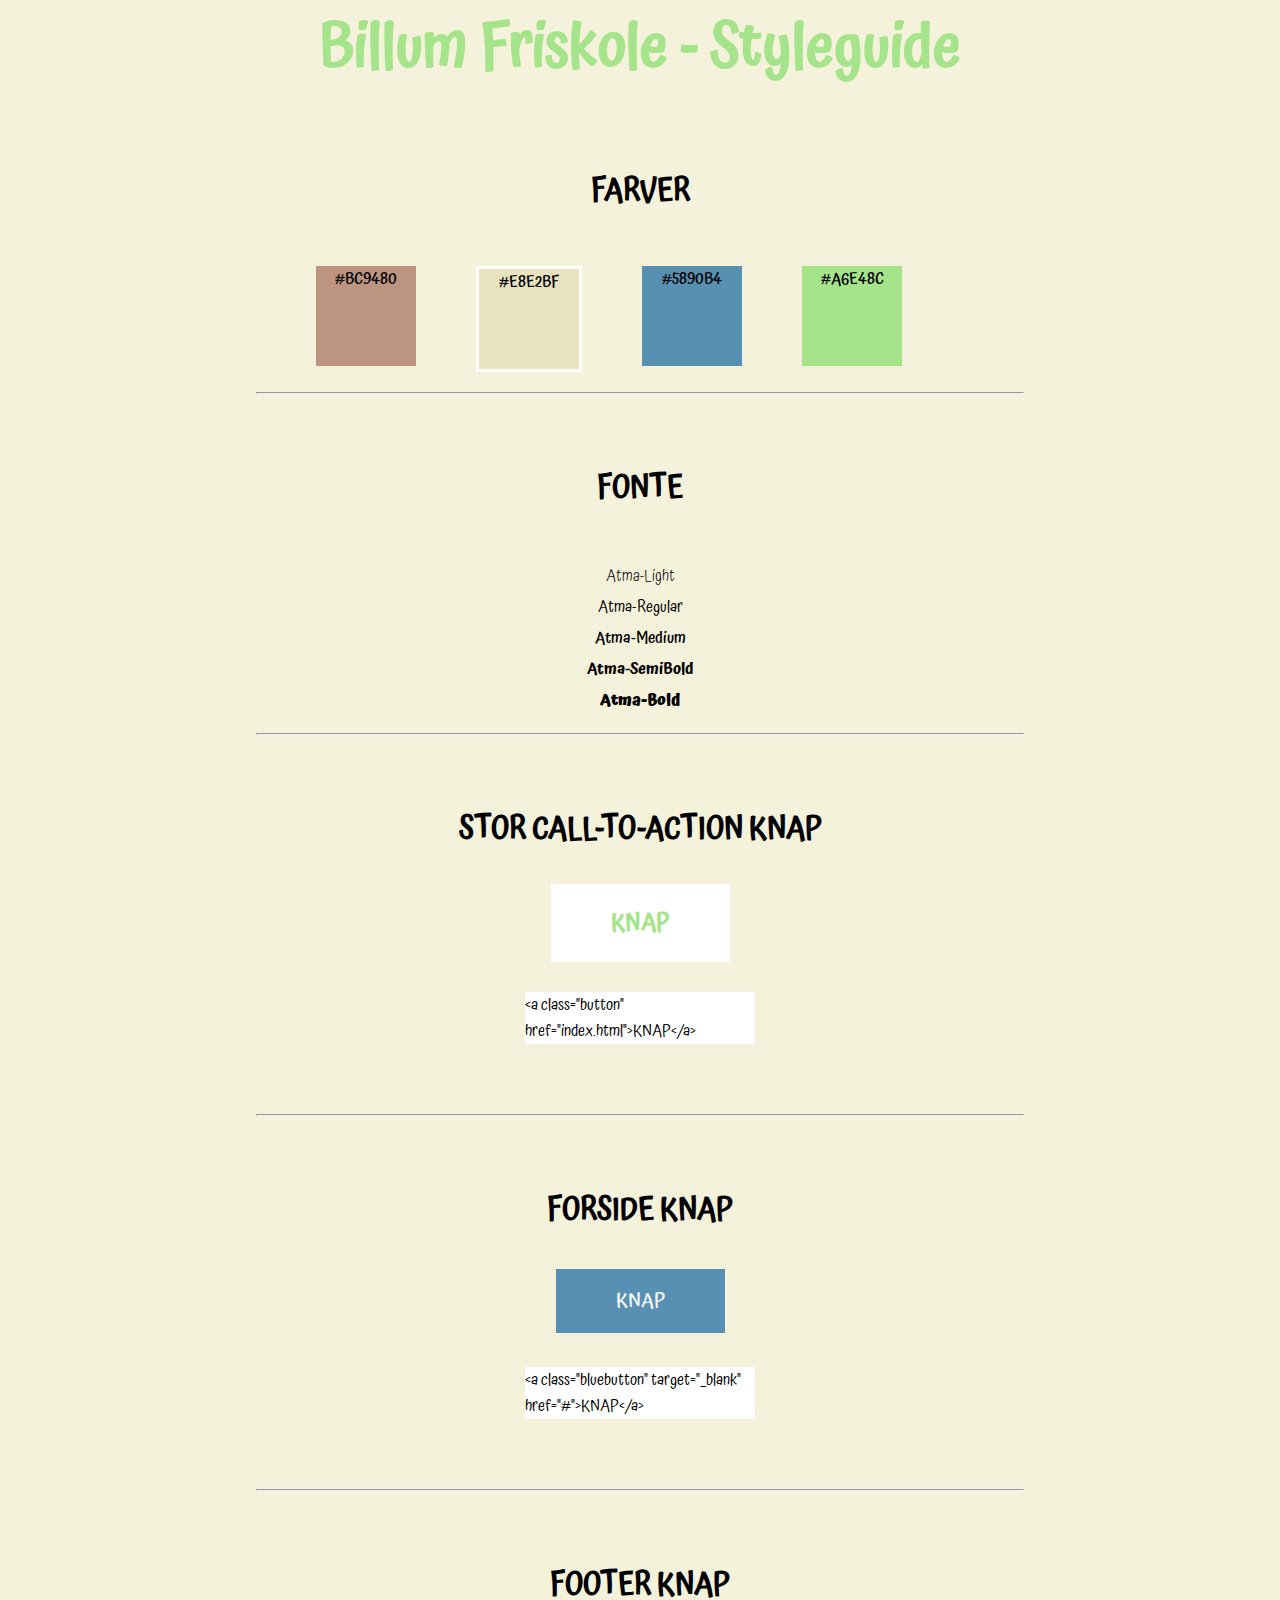
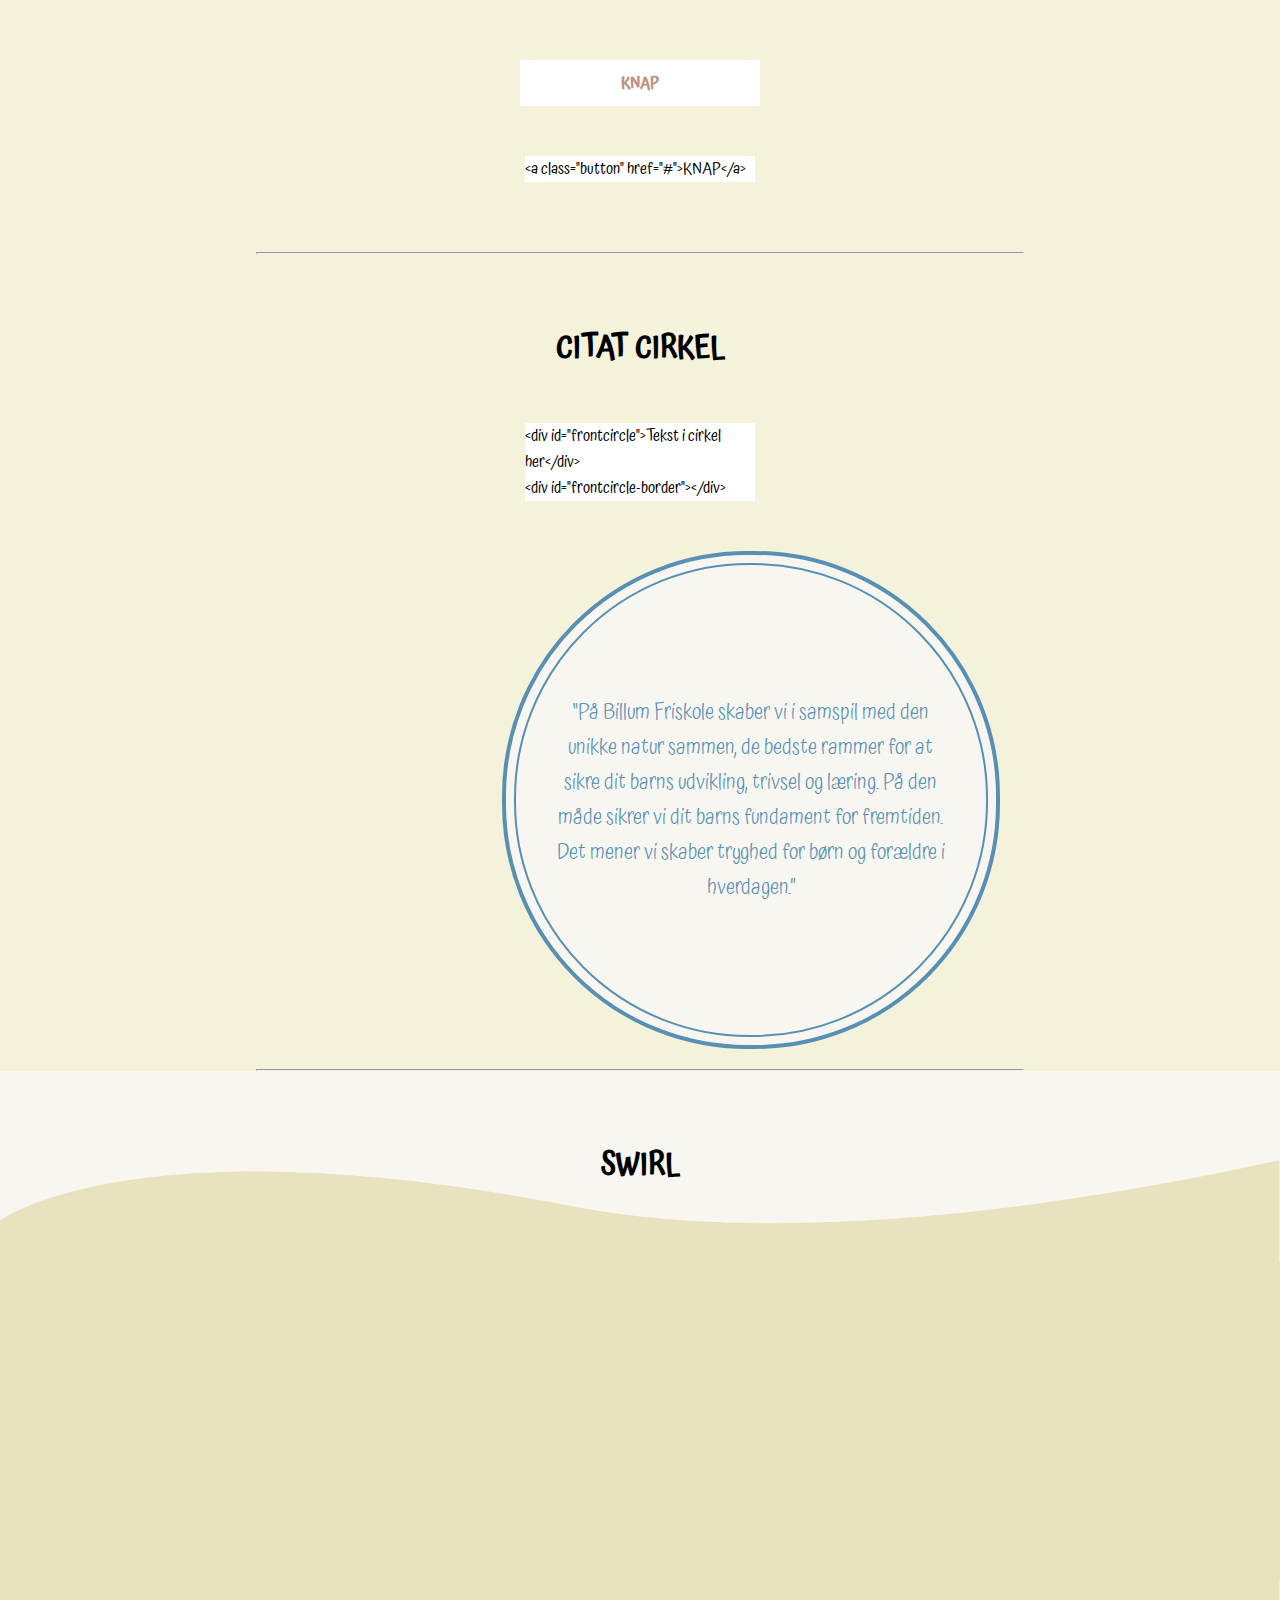
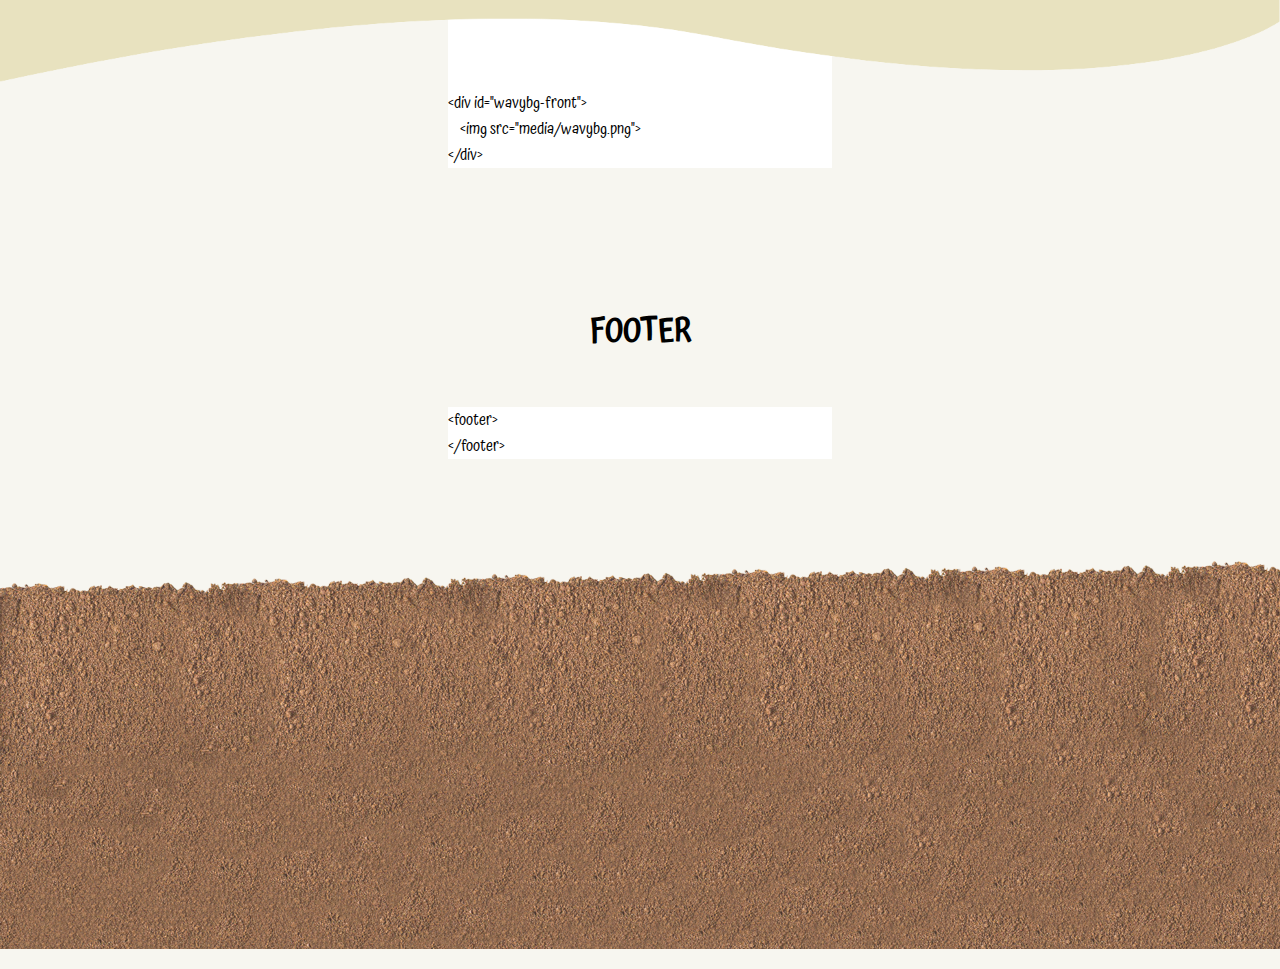
<file: styleguide.html>
<!DOCTYPE html>
<html lang="da">
  <head>
    <meta charset="UTF-8">
    <meta name="description" content="Hvad er en friskole? hvad er forskellen på en friskole og en privatskole og folkeskole? Billum Friskole ligger midt i naturen, kun et par km til vadehavet. Billum friskole er derfor en helt unik skole, med nærvær og tid til alle elever. Billum friskole ligger i jylland, nærmere vestjylland.">
    <title>Billum Friskole - en friskole for dig og dit barn</title>
    <link type="text/css" rel="stylesheet" href="style.css">
    <link rel="icon" type="image/png" sizes="32x32" href="favicon-32x32.png">
  </head>
  <body>
    <div id="styleguide-container">
      <div id="styleguide-content">
      <h1>Billum Friskole - Styleguide</h1>
      <div class="styleguide-element">
        <h3>FARVER</h3>
        <div class="color-square brown">
          <p>#BC9480</p>
        </div>
        <div class="color-square beige">
          <p>#E8E2BF</p>
        </div>
        <div class="color-square blue">
          <p>#5890B4</p>
        </div>
        <div class="color-square green">
          <p>#A6E48C</p>
        </div>
      </div>
      <hr>
      <div class="styleguide-element">
        <h3>FONTE</h3>
        <p class="Atma-Light">
          Atma-Light
        </p>
        <p class="Atma-Regular">
          Atma-Regular
        </p>
        <p class="Atma-Medium">
          Atma-Medium
        </p>
        <p class="Atma-SemiBold">
          Atma-SemiBold
        </p>
        <p class="Atma-Bold">
          Atma-Bold
        </p>
      </div>
      <hr>
      <div class="styleguide-element">
        <h3> STOR CALL-TO-ACTION KNAP</h3>
        <a class="button" href="#">KNAP</a>
        <div class="styleguide-code">
          &lt;a  class="button" href="index.html"&gt;KNAP&lt;/a&gt;
        </div>
      </div>
      <hr>
      <div class="styleguide-element">
        <h3>FORSIDE KNAP</h3>
        <a class="bluebutton" target="_blank" href="#">KNAP</a>
        <div class="styleguide-code">
          &lt;a  class="bluebutton" target="_blank" href="#"&gt;KNAP&lt;/a&gt;
        </div>
      </div>
      <hr>
      <div class="styleguide-element">
        <h3> FOOTER KNAP</h3>
        <a class="footerbutton" target="_blank" href="#">KNAP</a>
        <div class="styleguide-code">
          &lt;a  class="button" href="#"&gt;KNAP&lt;/a&gt;
        </div>
      </div>
      <hr>
      <div class="styleguide-element">
        <h3>CITAT CIRKEL</h3>
        <div class="styleguide-code">
          &lt;div id="frontcircle"&gt;Tekst i cirkel her&lt;/div&gt;<br>
          &lt;div id="frontcircle-border"&gt;&lt;/div&gt;
        </div>
        <div id="frontcircle">
          <p>“På Billum Friskole skaber vi i samspil med den unikke natur sammen, de bedste rammer for at sikre dit barns udvikling, trivsel og læring.
            På den måde sikrer vi dit   barns fundament for fremtiden. Det mener vi skaber tryghed for børn og forældre i hverdagen.”</p>
        <div id="frontcircle-border" class="styleguide-cricle">
        </div>
        </div>
      </div>
    <hr>
    </div>
    <div class="styleguide-element">
      <h3>SWIRL</h3>
      <div id="wavybg-front">
        <img alt="wavy background" src="media/wavybg.png">
      </div>
      <div class="styleguide-code">
        &lt;div id="wavybg-front"&gt;<br>
        &nbsp;&nbsp;&nbsp;&lt;img src="media/wavybg.png"&gt;<br>
        &lt;/div&gt;<br>
      </div>
    </div>
  </div>
  <div class="styleguide-element">
    <h3>FOOTER</h3>
    <div class="styleguide-code">
      &lt;footer&gt;<br>
      &lt;/footer&gt;<br>
    </div>
    <footer>
    </footer>
  </div>
  </body>
</html>
</file>
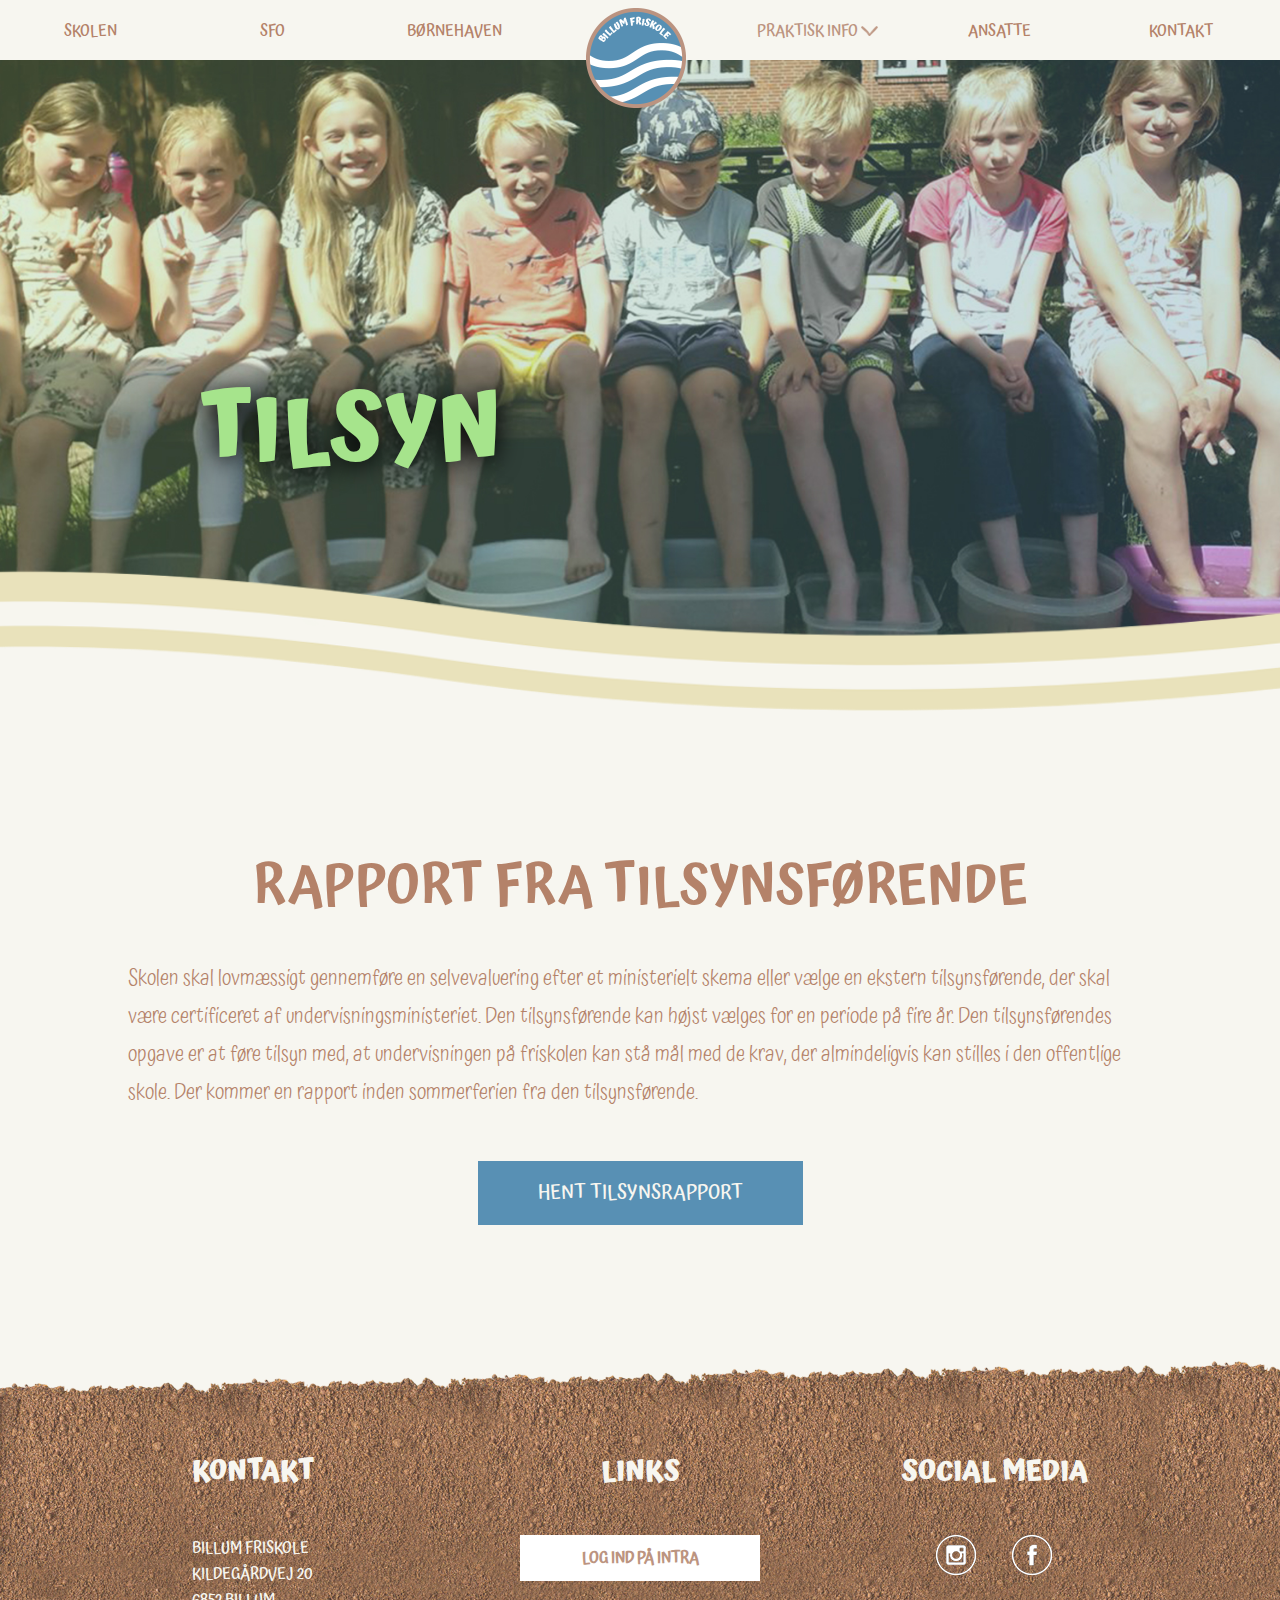
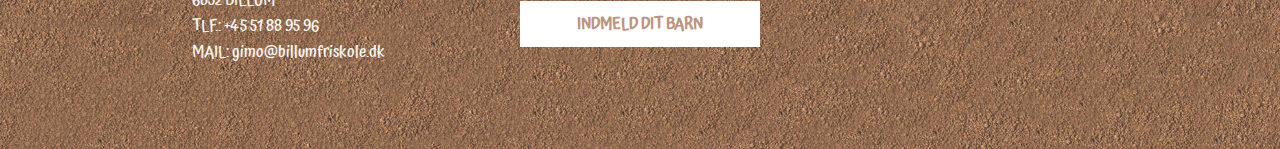
<file: tilsyn.html>
<!DOCTYPE html>
<html lang="da">
  <head>
    <meta charset="UTF-8">
    <meta name="description" content="Hvad er en friskole? hvad er forskellen på en friskole og en privatskole og folkeskole? Billum Friskole ligger midt i naturen, kun et par km til vadehavet. Billum friskole er derfor en helt unik skole, med nærvær og tid til alle elever. Billum friskole ligger i jylland, nærmere vestjylland.">
    <title>Billum Friskole - en friskole for dig og dit barn</title>
    <link type="text/css" rel="stylesheet" href="style.css">
    <link rel="icon" type="image/png" sizes="32x32" href="favicon-32x32.png">
  </head>
  <body>
    <header>
    <nav>
      <ul>
        <li><a href="skolen.html">SKOLEN</a></li>
        <li><a href="sfo.html">SFO</a></li>
        <li><a href="boernehaven.html">BØRNEHAVEN</a></li>
        <li class="logoclass"><a href="index.html"><img src="media/logo.png" alt="Billum Friskoles logo, symbolisere harmoni og vadehavet"></a></li>
        <li class="navli">
          <div class="dropdown">
            <button onclick="dropDown()" class="dropdown-button">PRAKTISK INFO <img src="media/expand-arrow.png" alt="næste slideshow"></button>
            <div id="dropdown-li" class="dropdown-content">
              <a href="indmeldelse.html">Indmeldelse</a>
              <a href="priser.html">Priser</a>
              <a href="kalender.html">Kalender</a>
              <a href="vedtaegter.html">Vedtægter</a>
              <a href="vaerdiggrundlag.html">Værdiggrundlag</a>
              <a href="undervisningsplaner.html">Undervisningsplaner</a>
              <a href="tilsyn.html">Tilsyn</a>
              <a href="undervisningsmiljovurdering.html">Undervisningsmiljøvurdering</a>
              <a href="nogletal.html">Nøgletal</a>
              <a href="udmeldelse.html">Udmeldelse</a>
            </div>
          </div>
        </li>
        <li><a href="ansatte.html">ANSATTE</a></li>
        <li><a href="kontakt.html">KONTAKT</a></li>
      </ul>
    </nav>
  </header>
    <main>
      <section class="bannersection">
        <div class="banner" id="banner">
          <h1>TILSYN</h1>
          <div class="bannerimg" id="bannerimg4">
            </div>
          </div>
        <img class="bannerswirl" src="media/swirl.png" alt="background layer">
      </section>
      <section id="top">
        <div class="textcontainer4 toptext">
          <h2>RAPPORT FRA TILSYNSFØRENDE</h2>
          <p>Skolen skal lovmæssigt gennemføre en selvevaluering efter et ministerielt skema eller vælge en ekstern tilsynsførende, der skal være certificeret af undervisningsministeriet. Den tilsynsførende kan højst vælges for en periode på fire år. Den tilsynsførendes opgave er at føre tilsyn med, at undervisningen på friskolen kan stå mål med de krav, der almindeligvis kan stilles i den offentlige skole. Der kommer en rapport inden sommerferien fra den tilsynsførende.</p>
             <div class="buttoncontainer">
               <a class="bluebutton" href="#">HENT TILSYNSRAPPORT</a>
             </div>
        </div>
      </section>
    </main>
    <footer>
      <div class="footercontent">
        <div class="footer-row">
          <h3 class="left">KONTAKT</h3>
          <p>BILLUM FRISKOLE</p>
          <p>KILDEGÅRDVEJ 20</p>
          <p>6852 BILLUM</p>
          <p>TLF.: +45 51 88 95 96</p>
          <p>MAIL: gimo@billumfriskole.dk</p>

        </div>
        <div class="footer-row">
          <h3>LINKS</h3>
          <a class="footerbutton" target="_blank" href="https://billumfriskole.viggo.dk/Account/Login?ReturnUrl=%2F">LOG IND PÅ INTRA</a>
          <a class="footerbutton" href="indmeldelse.html">INDMELD DIT BARN</a>
        </div>
        <div class="footer-row footer-contact">
          <h3>SOCIAL MEDIA</h3>
          <a target="_blank" href="https://www.facebook.com/billumfriskole/"><img src="media/facebookpic.png" alt="vector icon af facebook"></a>
          <a target="_blank" href="#"><img src="media/instagrampic.png" alt="vector icon af instagram"></a>
        </div>
      </div>
    </footer>
    <script src="javascript.js"></script>
  </body>
</html>
</file>
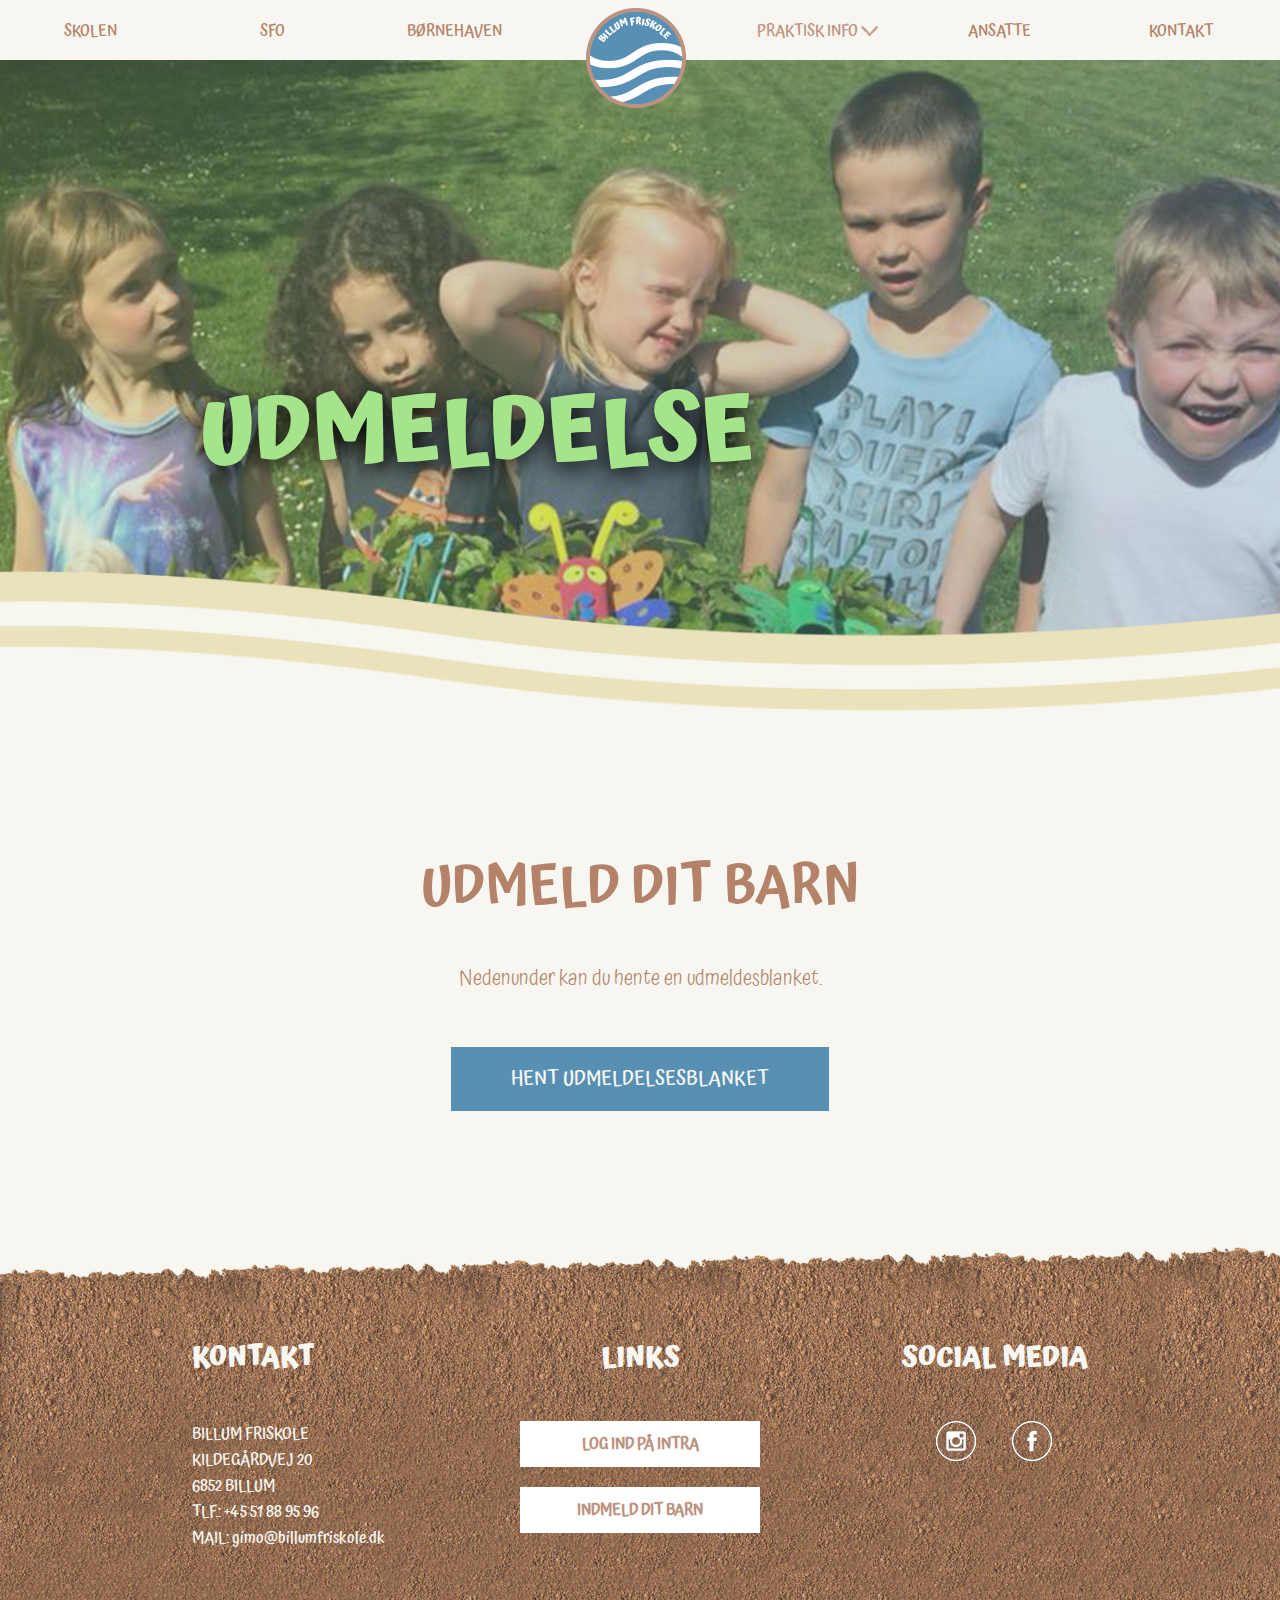
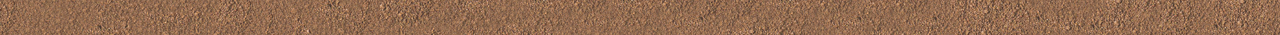
<file: udmeldelse.html>
<!DOCTYPE html>
<html lang="da">
  <head>
    <meta charset="UTF-8">
    <meta name="description" content="Hvad er en friskole? hvad er forskellen på en friskole og en privatskole og folkeskole? Billum Friskole ligger midt i naturen, kun et par km til vadehavet. Billum friskole er derfor en helt unik skole, med nærvær og tid til alle elever. Billum friskole ligger i jylland, nærmere vestjylland.">
    <title>Billum Friskole - en friskole for dig og dit barn</title>
    <link type="text/css" rel="stylesheet" href="style.css">
    <link rel="icon" type="image/png" sizes="32x32" href="favicon-32x32.png">
  </head>
  <body>
    <header>
    <nav>
      <ul>
        <li><a href="skolen.html">SKOLEN</a></li>
        <li><a href="sfo.html">SFO</a></li>
        <li><a href="boernehaven.html">BØRNEHAVEN</a></li>
        <li class="logoclass"><a href="index.html"><img src="media/logo.png" alt="Billum Friskoles logo, symbolisere harmoni og vadehavet"></a></li>
        <li class="navli">
          <div class="dropdown">
            <button onclick="dropDown()" class="dropdown-button">PRAKTISK INFO <img src="media/expand-arrow.png" alt="næste slideshow"></button>
            <div id="dropdown-li" class="dropdown-content">
              <a href="indmeldelse.html">Indmeldelse</a>
              <a href="priser.html">Priser</a>
              <a href="kalender.html">Kalender</a>
              <a href="vedtaegter.html">Vedtægter</a>
              <a href="vaerdiggrundlag.html">Værdiggrundlag</a>
              <a href="undervisningsplaner.html">Undervisningsplaner</a>
              <a href="tilsyn.html">Tilsyn</a>
              <a href="undervisningsmiljovurdering.html">Undervisningsmiljøvurdering</a>
              <a href="nogletal.html">Nøgletal</a>
              <a href="udmeldelse.html">Udmeldelse</a>
            </div>
          </div>
        </li>
        <li><a href="ansatte.html">ANSATTE</a></li>
        <li><a href="kontakt.html">KONTAKT</a></li>
      </ul>
    </nav>
  </header>
    <main>
      <section class="bannersection">
        <div class="banner" id="banner">
          <h1>UDMELDELSE</h1>
          <div class="bannerimg" id="bannerimg5">
          </div>
        </div>
        <img class="bannerswirl" src="media/swirl.png" alt="background layer">
      </section>
      <section id="top">
        <div class="textcontainer4 toptext">
          <h2>UDMELD DIT BARN</h2>
          <div class=textcenter>
          <p>Nedenunder kan du hente en udmeldesblanket.</p>
        </div>
             <div class="buttoncontainer">
               <a class="bluebutton" href="#">HENT UDMELDELSESBLANKET</a>
             </div>
        </div>
      </section>
    </main>
    <footer>
      <div class="footercontent">
        <div class="footer-row">
          <h3 class="left">KONTAKT</h3>
          <p>BILLUM FRISKOLE</p>
          <p>KILDEGÅRDVEJ 20</p>
          <p>6852 BILLUM</p>
          <p>TLF.: +45 51 88 95 96</p>
          <p>MAIL: gimo@billumfriskole.dk</p>

        </div>
        <div class="footer-row">
          <h3>LINKS</h3>
          <a class="footerbutton" target="_blank" href="https://billumfriskole.viggo.dk/Account/Login?ReturnUrl=%2F">LOG IND PÅ INTRA</a>
          <a class="footerbutton" href="indmeldelse.html">INDMELD DIT BARN</a>
        </div>
        <div class="footer-row footer-contact">
          <h3>SOCIAL MEDIA</h3>
          <a target="_blank" href="https://www.facebook.com/billumfriskole/"><img src="media/facebookpic.png" alt="vector icon af facebook"></a>
          <a target="_blank" href="#"><img src="media/instagrampic.png" alt="vector icon af instagram"></a>
        </div>
      </div>
    </footer>
    <script src="javascript.js"></script>
  </body>
</html>
</file>
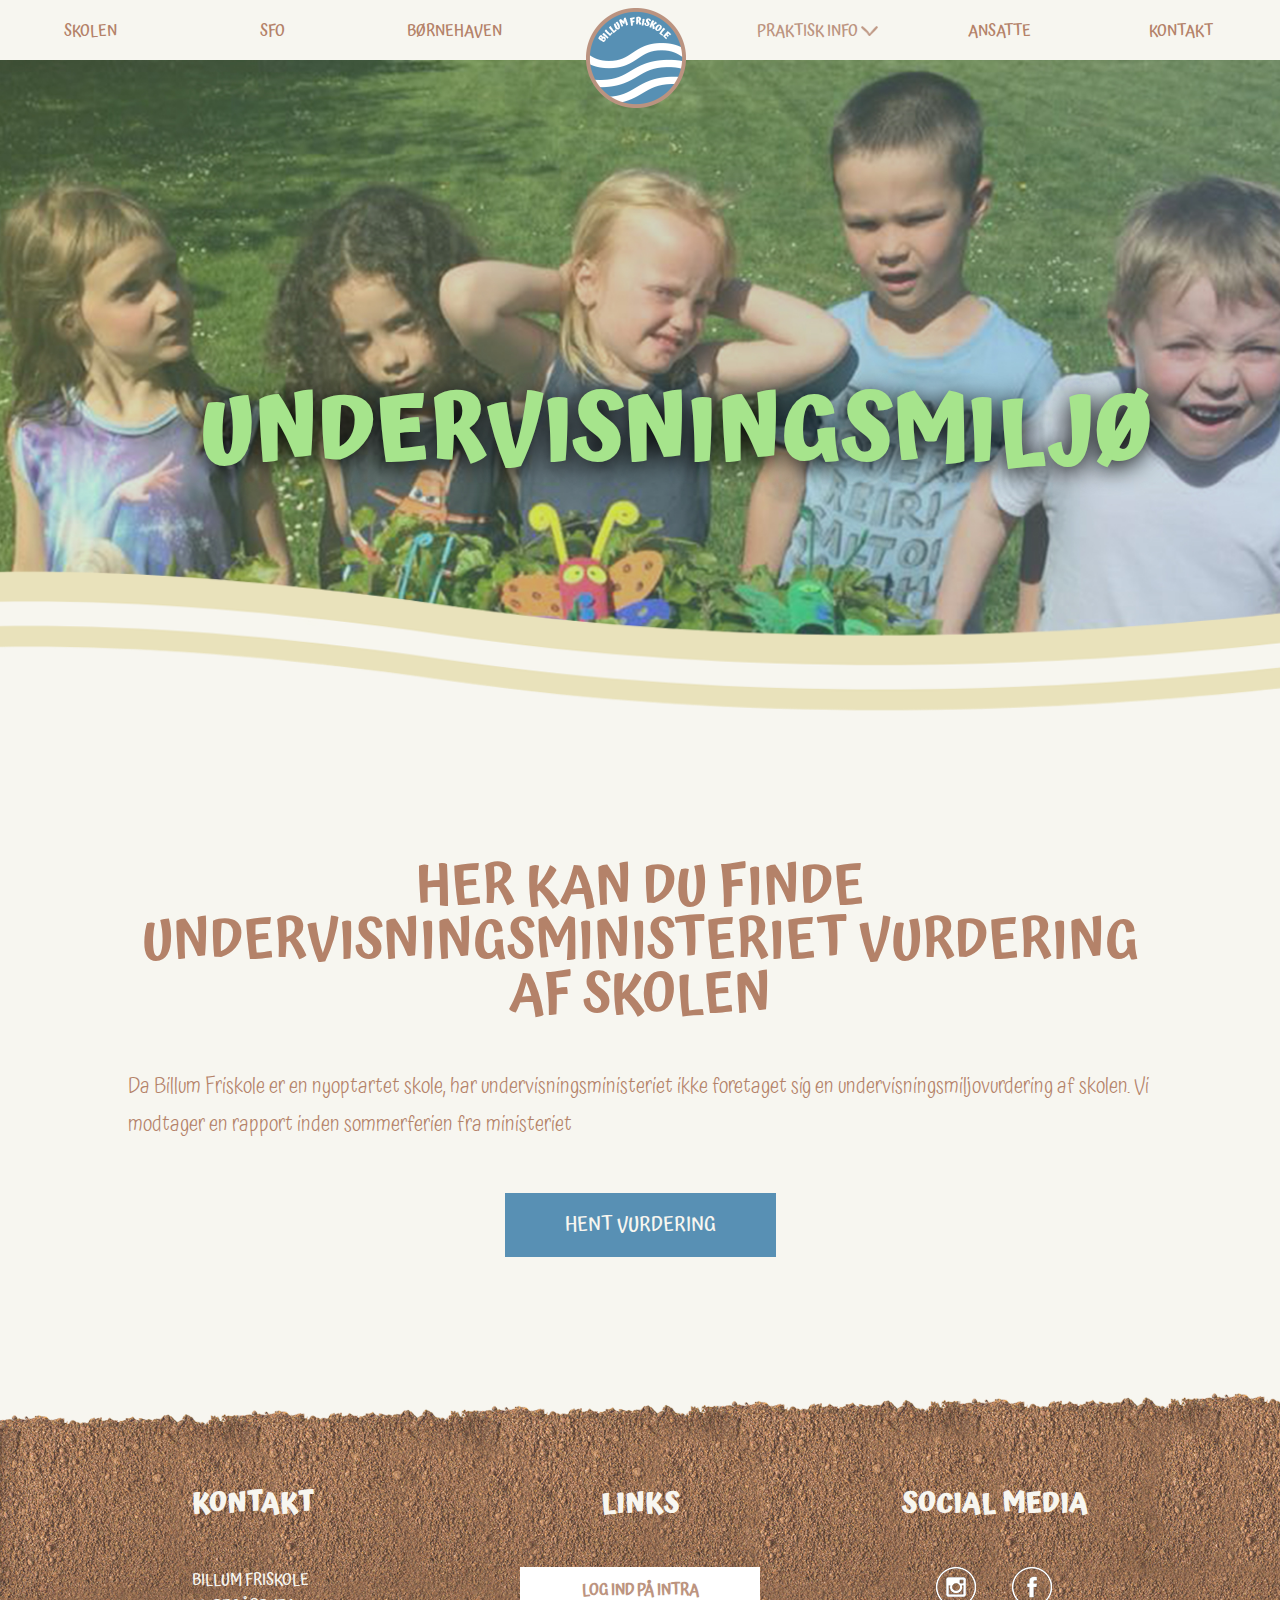
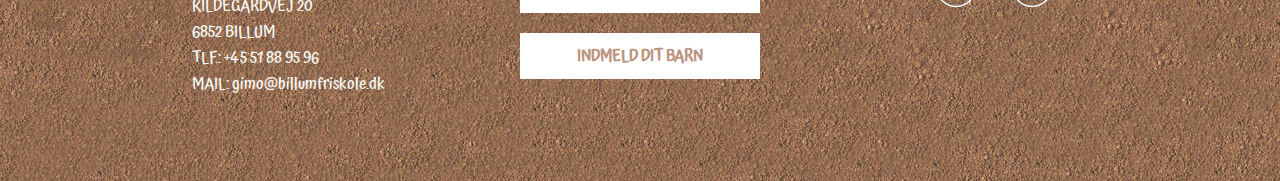
<file: undervisningsmiljovurdering.html>
<!DOCTYPE html>
<html lang="da">
  <head>
    <meta charset="UTF-8">
    <meta name="description" content="Hvad er en friskole? hvad er forskellen på en friskole og en privatskole og folkeskole? Billum Friskole ligger midt i naturen, kun et par km til vadehavet. Billum friskole er derfor en helt unik skole, med nærvær og tid til alle elever. Billum friskole ligger i jylland, nærmere vestjylland.">
    <title>Billum Friskole - en friskole for dig og dit barn</title>
    <link type="text/css" rel="stylesheet" href="style.css">
    <link rel="icon" type="image/png" sizes="32x32" href="favicon-32x32.png">
  </head>
  <body>
    <header>
    <nav>
      <ul>
        <li><a href="skolen.html">SKOLEN</a></li>
        <li><a href="sfo.html">SFO</a></li>
        <li><a href="boernehaven.html">BØRNEHAVEN</a></li>
        <li class="logoclass"><a href="index.html"><img src="media/logo.png" alt="Billum Friskoles logo, symbolisere harmoni og vadehavet"></a></li>
        <li class="navli">
          <div class="dropdown">
            <button onclick="dropDown()" class="dropdown-button">PRAKTISK INFO <img src="media/expand-arrow.png" alt="næste slideshow"></button>
            <div id="dropdown-li" class="dropdown-content">
              <a href="indmeldelse.html">Indmeldelse</a>
              <a href="priser.html">Priser</a>
              <a href="kalender.html">Kalender</a>
              <a href="vedtaegter.html">Vedtægter</a>
              <a href="vaerdiggrundlag.html">Værdiggrundlag</a>
              <a href="undervisningsplaner.html">Undervisningsplaner</a>
              <a href="tilsyn.html">Tilsyn</a>
              <a href="undervisningsmiljovurdering.html">Undervisningsmiljøvurdering</a>
              <a href="nogletal.html">Nøgletal</a>
              <a href="udmeldelse.html">Udmeldelse</a>
            </div>
          </div>
        </li>
        <li><a href="ansatte.html">ANSATTE</a></li>
        <li><a href="kontakt.html">KONTAKT</a></li>
      </ul>
    </nav>
  </header>
    <main>
      <section class="bannersection">
        <div class="banner" id="banner">
          <h1>UNDERVISNINGSMILJØ</h1>
          <div class="bannerimg" id="bannerimg5">
          </div>
        </div>
        <img class="bannerswirl" src="media/swirl.png" alt="background layer">
      </section>
      <section id="top">
        <div class="textcontainer4 toptext">
          <h2>HER KAN DU FINDE UNDERVISNINGSMINISTERIET VURDERING AF SKOLEN</h2>
          <p>Da Billum Friskole er en nyoptartet skole, har undervisningsministeriet ikke foretaget sig en undervisningsmiljovurdering af skolen. Vi modtager en rapport inden sommerferien fra ministeriet</p>
             <div class="buttoncontainer">
               <a class="bluebutton" href="#">HENT VURDERING</a>
             </div>
        </div>
      </section>
    </main>
    <footer>
      <div class="footercontent">
        <div class="footer-row">
          <h3 class="left">KONTAKT</h3>
          <p>BILLUM FRISKOLE</p>
          <p>KILDEGÅRDVEJ 20</p>
          <p>6852 BILLUM</p>
          <p>TLF.: +45 51 88 95 96</p>
          <p>MAIL: gimo@billumfriskole.dk</p>

        </div>
        <div class="footer-row">
          <h3>LINKS</h3>
          <a class="footerbutton" target="_blank" href="https://billumfriskole.viggo.dk/Account/Login?ReturnUrl=%2F">LOG IND PÅ INTRA</a>
          <a class="footerbutton" href="indmeldelse.html">INDMELD DIT BARN</a>
        </div>
        <div class="footer-row footer-contact">
          <h3>SOCIAL MEDIA</h3>
          <a target="_blank" href="https://www.facebook.com/billumfriskole/"><img src="media/facebookpic.png" alt="vector icon af facebook"></a>
          <a target="_blank" href="#"><img src="media/instagrampic.png" alt="vector icon af instagram"></a>
        </div>
      </div>
    </footer>
    <script src="javascript.js"></script>
  </body>
</html>
</file>
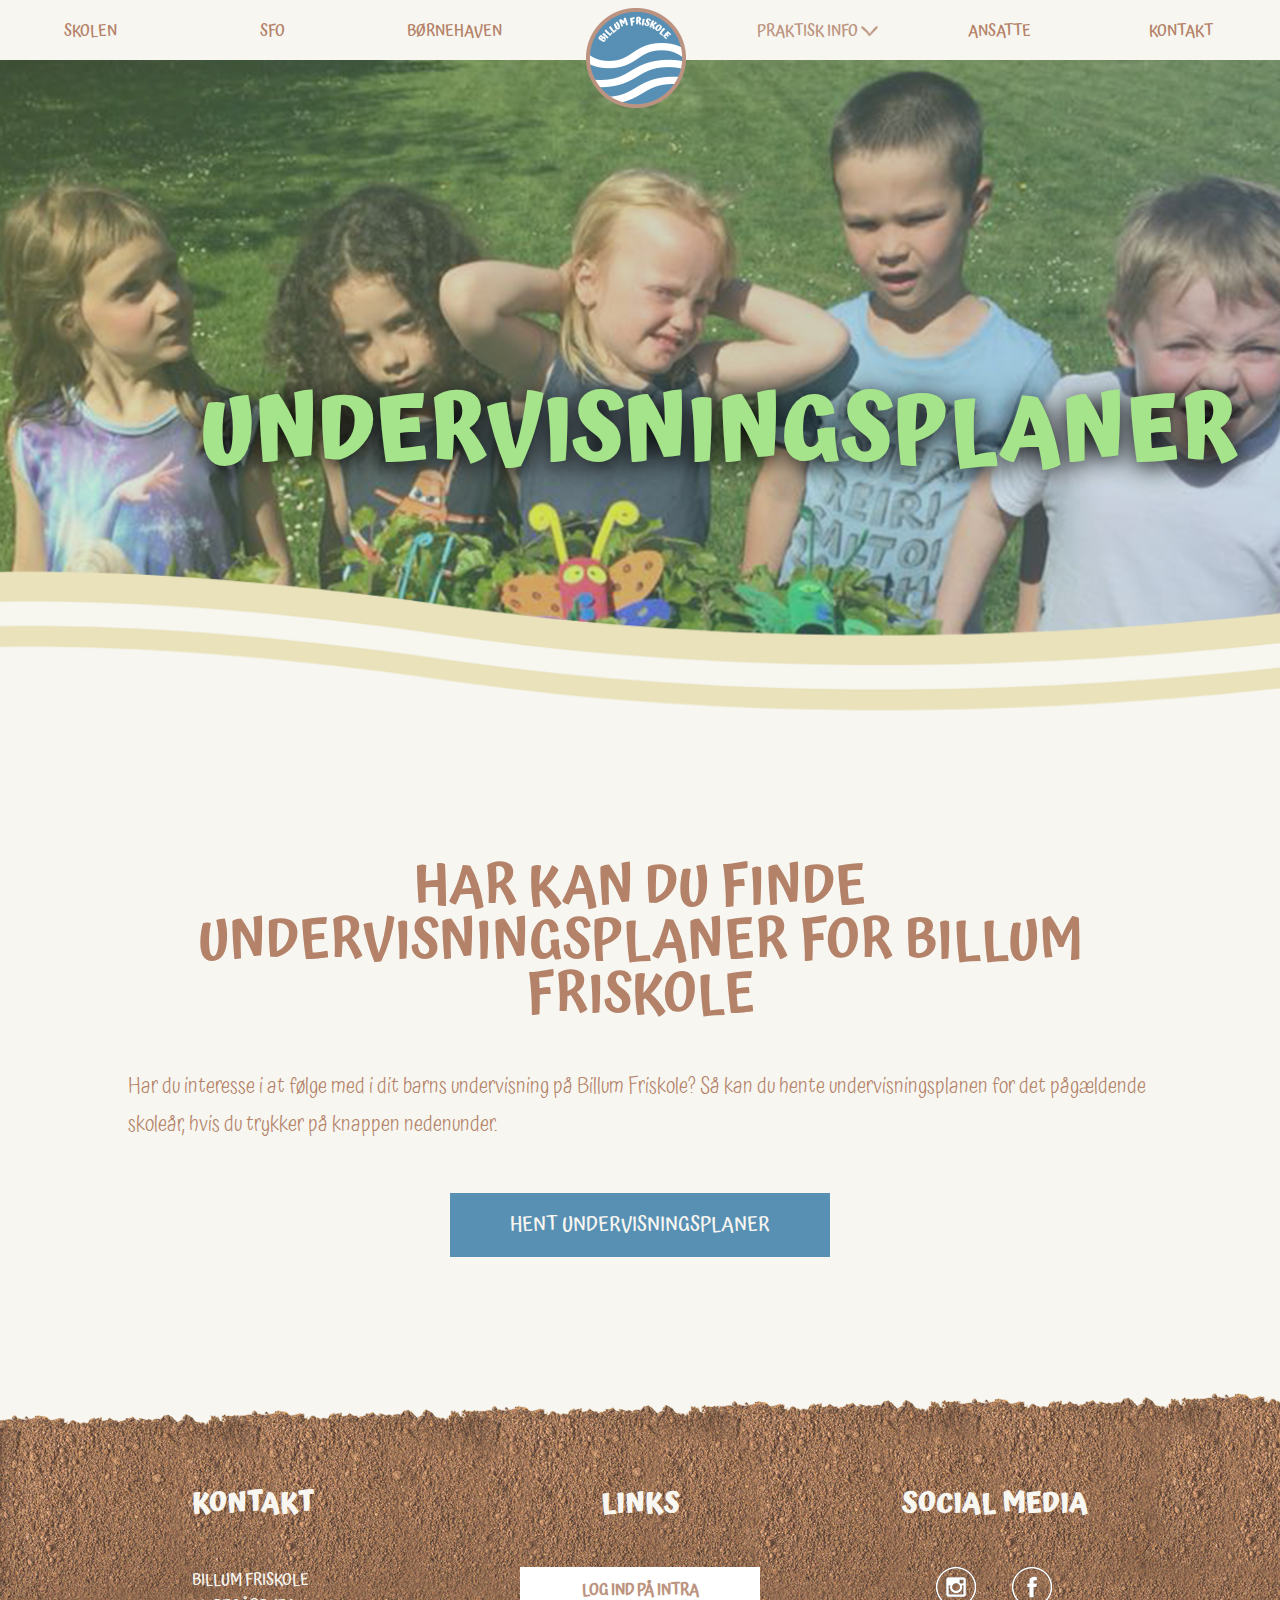
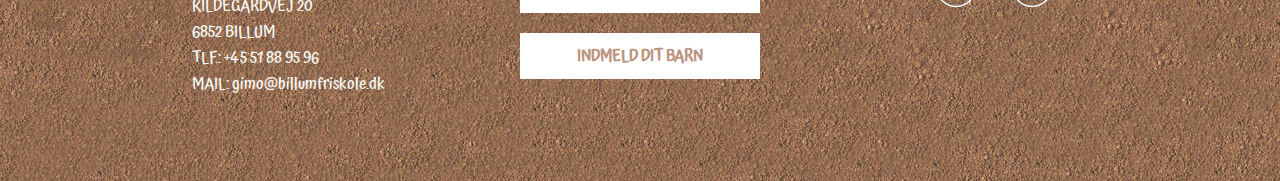
<file: undervisningsplaner.html>
<!DOCTYPE html>
<html lang="da">
  <head>
    <meta charset="UTF-8">
    <meta name="description" content="Hvad er en friskole? hvad er forskellen på en friskole og en privatskole og folkeskole? Billum Friskole ligger midt i naturen, kun et par km til vadehavet. Billum friskole er derfor en helt unik skole, med nærvær og tid til alle elever. Billum friskole ligger i jylland, nærmere vestjylland.">
    <title>Billum Friskole - en friskole for dig og dit barn</title>
    <link type="text/css" rel="stylesheet" href="style.css">
    <link rel="icon" type="image/png" sizes="32x32" href="favicon-32x32.png">
  </head>
  <body>
    <header>
    <nav>
      <ul>
        <li><a href="skolen.html">SKOLEN</a></li>
        <li><a href="sfo.html">SFO</a></li>
        <li><a href="boernehaven.html">BØRNEHAVEN</a></li>
        <li class="logoclass"><a href="index.html"><img src="media/logo.png" alt="Billum Friskoles logo, symbolisere harmoni og vadehavet"></a></li>
        <li class="navli">
          <div class="dropdown">
            <button onclick="dropDown()" class="dropdown-button">PRAKTISK INFO <img src="media/expand-arrow.png" alt="næste slideshow"></button>
            <div id="dropdown-li" class="dropdown-content">
              <a href="indmeldelse.html">Indmeldelse</a>
              <a href="priser.html">Priser</a>
              <a href="kalender.html">Kalender</a>
              <a href="vedtaegter.html">Vedtægter</a>
              <a href="vaerdiggrundlag.html">Værdiggrundlag</a>
              <a href="undervisningsplaner.html">Undervisningsplaner</a>
              <a href="tilsyn.html">Tilsyn</a>
              <a href="undervisningsmiljovurdering.html">Undervisningsmiljøvurdering</a>
              <a href="nogletal.html">Nøgletal</a>
              <a href="udmeldelse.html">Udmeldelse</a>
            </div>
          </div>
        </li>
        <li><a href="ansatte.html">ANSATTE</a></li>
        <li><a href="kontakt.html">KONTAKT</a></li>
      </ul>
    </nav>
  </header>
    <main>
      <section class="bannersection">
        <div class="banner" id="banner">
          <h1>UNDERVISNINGSPLANER</h1>
          <div class="bannerimg" id="bannerimg5">
            </div>
          </div>
        <img class="bannerswirl" src="media/swirl.png" alt="background layer">
      </section>
      <section id="top">
        <div class="textcontainer4 toptext">
          <h2>HAR KAN DU FINDE UNDERVISNINGSPLANER FOR BILLUM FRISKOLE</h2>
          <p>Har du interesse i at følge med i dit barns undervisning på Billum Friskole? Så kan du hente undervisningsplanen for det pågældende skoleår, hvis du trykker på knappen nedenunder. </p>
             <div class="buttoncontainer">
               <a class="bluebutton" href="#">HENT UNDERVISNINGSPLANER</a>
             </div>
        </div>
      </section>
    </main>
    <footer>
      <div class="footercontent">
        <div class="footer-row">
          <h3 class="left">KONTAKT</h3>
          <p>BILLUM FRISKOLE</p>
          <p>KILDEGÅRDVEJ 20</p>
          <p>6852 BILLUM</p>
          <p>TLF.: +45 51 88 95 96</p>
          <p>MAIL: gimo@billumfriskole.dk</p>

        </div>
        <div class="footer-row">
          <h3>LINKS</h3>
          <a class="footerbutton" target="_blank" href="https://billumfriskole.viggo.dk/Account/Login?ReturnUrl=%2F">LOG IND PÅ INTRA</a>
          <a class="footerbutton" href="indmeldelse.html">INDMELD DIT BARN</a>
        </div>
        <div class="footer-row footer-contact">
          <h3>SOCIAL MEDIA</h3>
          <a target="_blank" href="https://www.facebook.com/billumfriskole/"><img src="media/facebookpic.png" alt="vector icon af facebook"></a>
          <a target="_blank" href="#"><img src="media/instagrampic.png" alt="vector icon af instagram"></a>
        </div>
      </div>
    </footer>
    <script src="javascript.js"></script>
  </body>
</html>
</file>
<file: style.css>
*{
  margin: 0px;
  padding: 0px;
  font-family: 'Atma-Medium', sans-serif;
}


.row {
    display: flex;
    flex-wrap: wrap;
    padding: 0 4px;
}

.column {
    flex: 22.5%;
    max-width: 22.5%;
    padding: 0 8px;
}

.column img {
  width: 100%;
  margin-top: 14px;
  vertical-align: middle;
}

@media (max-width: 1200px) {
    .column {
        flex: 30%;
        max-width: 30%;
    }
}

@media (max-width: 900px) {
    .column {
        flex: 46%;
        max-width: 46%;
    }
}

@media (max-width: 680px) {
    .column {
        flex: 100%;
        max-width: 100%;
    }
}


.gallerycontainer{
  display: flex;
  flex-direction: row;
  flex-wrap: wrap;
  justify-content: center;
  margin: 0 auto 20px auto;
  width: 80%;
}


.lightbox {
	display: none;
	position: fixed;
	z-index: 800;
	width: 100%;
	height: 100%;
	text-align: center;
	top: 0;
	left: 0;
	background: rgba(0,0,0,0.8);
}

.lightbox img {
	width: auto;
	height: auto;
  max-height: 96%;
	margin-top: 20px;
}

.lightbox:target {
	outline: none;
	display: block;
}






nav{
  height: 60px;
  background-color: #F7F6F0;
  box-shadow: 0px 6px 18px #888888;
}

nav ul{
  height: 50px;
  list-style-type: none;
}

nav ul li{
  display: inline;
  float: left;
  width: 14.2%;
  text-align: center;
  padding-top: 18px;
}

@media(max-width: 1200px){
  nav{
  height: 45px;
  }
    nav ul li{
    font-size: 13px;
    padding-top: 14px;
  }
    .navli button{
    font-size: 13px;
    padding: 6px 16px 6px 16px;
  }
    .navli button img{
    height: 6px;
    width: 10px;
  }
    .logoclass{
    margin-top: -20px !important;
    transform: scale(0.65);
    transition: all 0.3s ease-in-out;
  }
    .logoclass:hover{
    transform: scale(0.85) !important;
  }
    .banner h1{
    font-size: 60px !important;
    margin: 340px 0 0 120px !important;
  }
    .banimg-tekst{
    padding: 400px 0 0 120px !important;
  }
    .banner .banimg-tekst p{
    font-size: 28px !important;
  }
    .bluebutton-front{
    font-size: 16px !important;
    padding: 16px 30px !important;
    width: 50px !important;
  }
    #frontcircle{
    width: 380px !important;
    height: 380px !important;
    margin-left: 38% !important;
  }
    #frontcircle-border{
    width: 360px !important;
    height: 360px !important;
    margin-top: -294px !important;
  }
    #frontcircle h3{
    font-size: 18px !important;
    margin-top: 100px !important;
  }
    #wavybg-front p{
    font-size: 18px !important;
    line-height: 28px !important;
  }
    #wavybg-front h3{
    font-size: 28px !important;
  }
}

@media(max-width: 1400px){
  .values1{
  margin-top: -36% !important;
  }
  .values2{
  margin-top: -36% !important;
  }
  .right-border{
  margin-top: -30% !important;
  }
  #wavybg-container{
  width: 96% !important;
  }
}


nav ul li a{
  color: #B48269;
  transition: color 0.3s ease;
}

nav ul li a:hover{
  color: #5890B4;
}

a{
  text-decoration: none;
}

section{
  display: block;
  float: left;
  width: 100%;
}

h1{
z-index: 200;
color:#A6E48C;
}

h2{
  font-size: 80px;
  text-align: center;
  font-family: 'Atma-Bold', sans-serif;
}

#gitte{
  height: 430px;
}

#gitte img{
  float: left;
  z-index: 110;
  position: absolute;
  margin-top: -100px;
}

main{
  width: 100%;
  float: left;
}

@font-face {
  font-family: "Atma-Light";
  src: url("media/Atma-Light.ttf") format("opentype");
}

@font-face {
  font-family: "Atma-Regular";
  src: url("media/Atma-Regular.ttf") format("opentype");
}

@font-face {
  font-family: "Atma-Medium";
  src: url("media/Atma-Medium.ttf") format("opentype");
}

@font-face {
  font-family: "Atma-SemiBold";
  src: url("media/Atma-SemiBold.ttf") format("opentype");
}

@font-face {
  font-family: "Atma-Bold";
  src: url("media/Atma-Bold.ttf") format("opentype");
}

#frontcircle{
  float: left;
  width: 490px;
  margin-left: 32%;
  height: 490px;
  border-radius: 245px;
  color: #5890B4;
  text-align: center;
  border: 4px solid #5890B4;
  background: #F7F6F0;
  z-index: 10;
}

#frontcircle-border{
  float: left;
  margin-top: -342px;
  margin-left: 8px;
  width: 470px;
  height: 470px;
  border-radius: 235px;
  text-align: center;
  border: 2px solid #5890B4;
  background: #F7F6F0;
  z-index: 5;
}


#frontcircle h3{
  font-size: 22px;
  margin-top: 140px;
  padding: 0 50px;
  font-family: 'Atma-Light', sans-serif;
}

#frontcircle p{
  font-size: 22px;
  margin-top: 140px;
  padding: 0 50px;
  font-family: 'Atma-Light', sans-serif;
}

#topcircle{
  background-color: #5890B4;
  float: right;
  width: 440px;
  height: 440px;
  border-radius: 220px;
  text-align: center;
  border: 4px solid #5890B4;
  z-index: 300;
  margin-top: -160px;
  margin-right: 120px;
  position: relative;
}

#topcircle-border{
  float: right;
  width: 480px;
  height: 480px;
  border-radius: 240px;
  text-align: center;
  border: 4px solid #5890B4;
  z-index: 300;
  margin-top: -364px;
  margin-right: -25px;
  position: relative;
}

#topcircle p{
  font-size: 26px;
  margin-top: 130px;
  padding: 0 50px;
  font-family: 'Atma-Regular', sans-serif;
  color: #ffffff;
}

#top{
  width: 100%;
}

#citatcircle1{
  background-color: #5890B4;
  float: right;
  width: 440px;
  height: 440px;
  border-radius: 220px;
  text-align: center;
  border: 4px solid #5890B4;
  z-index: 300;
  margin-top: -500px;
  margin-right: 20%;
  position: relative;
}

#citatcircle1 h3{
  font-size: 26px !important;
  margin-top: 110px;
  padding: 0 50px;
  font-family: 'Atma-Light', sans-serif !important;
  color: #ffffff;
}

#citatcircle2{
  background-color: #5890B4;
  float: left;
  width: 440px;
  height: 440px;
  border-radius: 220px;
  text-align: center;
  border: 4px solid #5890B4;
  z-index: 300;
  margin-top: -500px;
  margin-left: 20%;
  position: relative;
}

#citatcircle2 h3{
  font-size: 26px !important;
  margin-top: 110px;
  padding: 0 50px;
  font-family: 'Atma-Light', sans-serif !important;
  color: #ffffff;
}

.heading-container{
  margin-top: 150px;
}

.heading-container h2{
  margin-bottom: 20px;
  font-size: 54px;
  color: #B48269;
  line-height: 34px;
  font-family: 'Atma-Semibold', sans-serif;
}

.dropdown-button {
  background: #F7F6F0;
  margin-top: -20px;
  border: none;
  outline:none;
  color: #BC9480;
  padding: 16px;
  font-size: 16px;
  border: none;
  cursor: pointer;
}

.dropbtn:hover, .dropbtn:focus {
  color: #5890B4;
}

.dropdown {
    z-index: 400;
    position: relative;
    display: inline-block;
}

.dropdown-content {
    display: none;
    position: absolute;
    margin-left: -38px;
    background-color: #F7F6F0;
    min-width: 160px;
    box-shadow: 0px 6px 12px 0px rgba(0,0,0,0.2);
}

.dropdown-content a {
    color: #BC9480;
    padding: 8px 16px;
    text-decoration: none;
    display: block;
}

.dropdown-content a:hover {
  background-color: #F4E0D6
}

.show {
  display:block;
}

.active{
  font-family: 'Atma-SemiBold', sans-serif;
}

.textcontainer{
  width: 60%;
  margin: 0 auto;
  margin-top: 80px;
}

.textcontainer2{
  width: 60%;
  margin: 0 auto;
  margin-top: 90px;
  padding-bottom: 150px;
}

.textcontainer3{
  width: 60%;
  margin: 0 auto;
  margin-top: 160px;
}

.textcontainer4{
  width: 80%;
  margin: 0 auto;
  margin: 220px auto 100px auto;
}

.openingtimes{
  margin-bottom: 150px;
}

.openingtimes h3{
  background: #BC9480;
  color: #FFF;
  text-align: center;
  padding: 8px 0 6px 0;
  font-size: 22px;
  margin: 0 auto;
}

.openingtimes p{
  font-size: 18px !important;
  padding: 10px 0 10px 10px !important;
  border-bottom: 1px solid #E8E2BF;
}

.openingtimes-content{
  background: #FFF;
}

#top h2{
  margin-bottom: 20px;
  font-size: 54px;
  color: #B48269;
  line-height: 54px;
  font-family: 'Atma-Semibold', sans-serif;
}


.toptext p{
  font-size: 22px;
  color: #B48269;
  line-height: 38px;
  font-family: 'Atma-Light', sans-serif;
  padding-top: 25px;
  padding-bottom: 25px;
}

.textcenter{
  text-align: center;
}

#wavybg-front{
  position: relative;
  margin-top: -80px;
  text-align: center;
  float: left;
  color: #B48269;
  height: 100%;
  z-index: 120;
}

#wavybg-container{
  width: 70%;
  display: flex;
  margin: 0 auto;
}

#wavybg{
  position: relative;
  margin-top: 50px;
  text-align: center;
  float: left;
  color: #B48269;
  height: 100%;
  z-index: 120;
}

#wavybg-front h3{
  margin-bottom: 12px;
}

#wavybg-front p{
  line-height: 28px;
  font-family: 'Atma-Regular', sans-serif;
}

#wavybg img, #wavybg-front img{
  width: 100%;
}

.wavybg-content{
  position: absolute;
  margin: 0 25%;
  width: 60%;
  top: 200px;
}

.prices{
  text-align: left;
  width: 40%;
  margin: 0 auto;
}

.wavybg-content p{
  margin: 0 auto;
  font-size: 24px;
  line-height: 52px;
}

.wavybg-content h3{
  font-size: 55px;
  margin-right: 150px;
  text-align: center;
}

.swirl-container{
  float: left;
  max-width: 100%;
  overflow: hidden;
}

.bannerswirl{
  z-index: 100;
  min-height: 160px;
  margin-top: -87px;
  position: absolute;
  object-fit: cover;
  max-width: 100%;
}

#values h3{
  font-size: 32px;
  font-family: 'Atma-Bold', sans-serif;
}

#values p{
  font-size: 22px;
  line-height: 34px;
}

.values1{
  margin-top: -49%;
  flex: 45%;
  padding-right: 5%;
}

.right-border{
  margin-top: -39%;
  height: 220px;
  width: 1px;
  border-right: 1px solid #B48269;
}

.values2{
  margin-top: -49%;
  padding-left: 5%;
  flex: 45%;
}

#calender{
  margin-top: 160px;
  height: 600px;
}

#juni{
  z-index: 100;
}

#gallery{
  margin: 60px 0;
}

#gallery h2{
  color: #5890B4;
  margin: 40px 0;
}

#signup{
  text-align: center;
  padding-top: 200px;
  height: 530px;
  color: #F7F6F0;
  margin: 0 auto;
  background: url('media/signupbg.png');
  background-repeat: no-repeat;
  background-size: cover;
}

#signup h2{
  line-height: 100px;
}

#signup p{
  font-size: 24px;
  padding-bottom: 50px;
}

.button{
  background: #FFF;
  padding: 20px 60px;
  font-size: 24px;
  color: #A6E48C;
  cursor: pointer;
  font-weight: 700;
  transition: all ease-in-out 300ms;
}

.button:hover{
  background-color: #A6E48C;
  color: #FFF;
}

.buttoncontainer{
  text-align: center;
  margin: 40px 0;
}

#buttonmove{
  margin-top: 220px;
}

.bluebutton-front{
  background: #5890B4;
  padding: 16px 60px;
  margin-top: 50px;
  font-size: 20px;
  color: #F7F6F0;
  cursor: pointer;
  transition: all ease-in-out 0.3s;
}

.bluebutton-front:hover{
  background-color: #7BB0D1;
}

.bluebutton{
  background: #5890B4;
  padding: 16px 60px;
  margin-top: 50px;
  font-size: 20px;
  color: #F7F6F0;
  cursor: pointer;
  transition: all ease-in-out 0.3s;
}

.bluebutton:hover{
  background-color: #7BB0D1;
}

.calendercontainer{
  width: 70%;
  margin: 0 15%;
  position: absolute;
}

.calendertop{
  padding: 8px 0 8px 14px;
  color: #F7F6F0;
  background: #5890B4;
  text-align: center;
}

.calenderbody{
  padding: 0 14px;
  color: #5890B4;
  background: white;
}

.calenderbody p{
  border-bottom: 1px solid #E8E2BF;
  padding: 8px 0 10px 0;
}

.bold{
  font-weight: 800;
  padding-right: 20px;
}

.last{
  border: none !important;
}

.logoclass{
  margin-top: -10px;
  position: absolute;
  z-index: 70;
  transition: all 0.3s ease-in-out;
}

.logoclass:hover{
  transform: scale(1.2);
}

.navli{
  margin-left: 14.2%;
}

#news{
  margin-top: 120px;
}

#news h2{
  color: #A6E48C;
}

#calender h2{
  color: #5890B4;
  margin: -40px 0 40px 0;
}

#newscontainer{
  width: 70%;
  margin: 40px auto 0 auto;
}

.newselement{
  background: #FFF;
  width: 100%;
  margin-bottom: 30px;
  height: 300px;
  box-shadow: 0px 4px 8px #E3E3E3;
}

.newselement img{
  float: left;
}

.newstext{
  color: #A6E48C;
  float: left;
  padding: 15px 0 0 20px;
  width: 40%;
}

.newstext h3{
  font-size: 28px;
  font-family: 'Atma-Bold', sans-serif;
}

.newstext p{
  font-family: 'Atma-Regular', sans-serif;
}

.newsright{
  float: right;
  height: 100%;
  background: linear-gradient(to right,#FFF, #A6E48C);
  width: 20%;
}

.newsright:hover{
  background: linear-gradient(to right,#FFF, #7AB562);
}

.newsright img{
   margin: 110px 0 0 120px;
}

.sfo{
  margin-bottom: 0 !important;
}

#contact{
  width: 80%;
  margin: 0 auto;
  margin-top: 50px;
}

#contact a{
  background: #5890B4;
  padding: 18px 48px;
  color: #FFFFFF;
  transition: all 0.3s ease-in-out;
}

#contact a:hover{
  background: #74A8C9;
}

.submit{
  margin: 45px auto 0 auto;
  width: 100%;
  text-align: center;
}

#contact input{
  padding: 10px 10px 10px 10px;
  font-size: 20px;
  width: 100%;
  font-family: 'Atma-Light', sans-serif;
  margin-bottom: 10px;
}

.message{
  display: block;
  width: 100% !important;
  margin-top: 20px;
  height: 200px;
}

.boernehaven{
  margin-top: 150px;
}

#beigebg{
  background: #E8E2BF;
  height: 380px;
  float: left;
  margin: -300px 0 -190px 0;
  bottom: 0;
  width: 100%;
}


#ansatte-container{
  width: 80%;
  margin: 0 auto;
}

#ansatte-container p{
  padding: 10px 40px 0 40px;
  font-size: 18px;
  color: #B48269;
  line-height: 30px;
  font-family: 'Atma-Light', sans-serif;
}

.ansatte-boxes img{
  padding-top: 10px;
  display: block;
  margin: auto;
}

#ansatte-container h3{
  text-align: center;
  margin-top: 10px;
  font-size: 34px;
  color: #5890B4;
  line-height: 34px;
  font-family: 'Atma-Semibold', sans-serif;
}

#ansatte-container h4{
  text-align: center;
  margin-top: 4px;
  font-size: 22px;
  color: #5890B4;
  line-height: 34px;
  font-family: 'Atma-Semibold', sans-serif;
}

.ansatte-boxes{
  float: left;
  background: #FFF;
  width: 40%;
  margin: 30px 10px 20px 100px;
  height: 650px;
  box-shadow: 5px 6px 6px #E3E3E3;
}

.leftarrow{
  float: left;
  margin: 0 auto;
  position: relative;
  width: 30px;
  height: auto;
  margin-right: 5px;
  cursor: pointer;
}

.rightarrow{
  position: relative;
  float: right;
  margin: 0 auto;
  width: 30px;
  height: auto;
  margin-top: -27px;
  padding-right: 10px;
  cursor: pointer;
}

body {
  background-color: #F7F6F0;
}

#boernehaveinfo h3{
  font-size: 32px;
  font-family: 'Atma-Bold', sans-serif;
}

#boernehaveinfo p{
  font-size: 22px;
  line-height: 34px;
}

.boernehaveinfo1{
  z-index: 500;
  position: absolute;
  margin-top: 200px;
  flex: 45%;
  padding-right: 5%;
}


.boernehaveinfo2{
  z-index: 500;
  position: absolute;
  margin-top: 200px;
  flex: 45%;
  padding-right: 5%;
}

.banner{
      top: 0;
      margin: 0 auto;
      width: 100%;
      height: 581px;
      background-color: #fff;
      overflow: hidden;
      position: relative;
}

.banner h1{
      font-size: 90px;
      font-family: 'Atma-Bold', sans-serif;
      color: #A6E48C;
      z-index: 150;
      position: absolute;
      margin: 300px 0 0 200px;
      text-shadow: 0px 4px 24px #000;
}

footer{
  display: block;
  float: left;
  margin-top: 40px;
  width: 100%;
  height: 400px;
  z-index: 20;
  background-image: url('media/dirtfooter.png');
  background-repeat: no-repeat;
}

.footercontent{
  width: 70%;
  color: #F7F6F0;
  display: flex;
  margin: 0 auto;
  padding-top: 100px;
}

.footercontent h3{
  font-family: 'Atma-Bold', sans-serif;
  margin-bottom: 40px;
  font-size: 28px;
}

.footer-row{
  flex: 33%;
  text-align: center;
}

.left{
  text-align: left;
}

.footer-row p{
  text-align: left;
}

.footer-row a{
  margin: 0 auto;
}


.footer-contact a{
  float: right;
  margin-right: 36px;
}

.footer-contact h3{
  text-align: right;
}


.footerbutton{
  background: #FFF;
  color: #BC9480;
  padding: 10px 10px;
  display: block;
  font-weight: 700;
  width: 220px;
  margin: 0 auto 20px auto !important;
  transition: all ease-in-out 0.4s;
}

.footerbutton:hover{
  background: #BC9480;
  color: #FFF;
}

.bannersection{
}

.banner .bannerimg{
      width: 100%;
      height: 100%;
      position: absolute;
      top: 0px;
      transition: all ease-in-out 300ms;
      -webkit-transition: all ease-in-out 300ms;
      -moz-transition: all ease-in-out 300ms;
      -o-transition: all ease-in-out 300ms;
}

.banner #bannerimg3{
      background-image: url(media/bannerimg3.jpg);
      background-size: cover;
      background-position: center;
      background-repeat: no-repeat;
}

.banner #bannerimg2{
      background-image: url(media/bannerimg2.jpg);
      background-size: cover;
      background-position: center;
      background-repeat: no-repeat;
}

.banner #bannerimg1{
      background-image: url(media/bannerimg1.jpg);
      background-size: cover;
      background-position: center;
      background-repeat: no-repeat;
}

.banner #bannerimg4{
      background-image: url(media/banner-indmeldelse.jpg);
      background-size: cover;
      background-position: center;
      background-repeat: no-repeat;
}

.banner #bannerimg5{
      background-image: url(media/banner-priser.jpg);
      background-size: cover;
      background-position: center;
      background-repeat: no-repeat;
}



.bannerbutton{
      width: 40px;
      height: 40px;
      background-color: #000;
      border-radius: 4px;
      position: absolute;
      top: 290px;
      z-index: 100;
      opacity: 0.8;
      cursor: pointer;
}

.bannerbutton:hover{
      opacity: 0.9;
}

.bannerbuttonl{
      left: 22px;
      background-image: url(media/left-arrow.png);
      background-size: 60%;
      background-position: center;
      background-repeat: no-repeat;
}

.bannerbuttonr{
      right: 22px;
      background-image: url(media/right-arrow.png);
      background-size: 60%;
      background-position: center;
      background-repeat: no-repeat;
}

.banner .banimg-tekst p{
      color: #A6E48C;
      font-size: 36px;
      padding-top: 12px;
}

.banimg-tekst{
      padding-top: 400px;
      padding-left: 202px;
      text-shadow: 0px 4px 16px #000;
}


.pricecontainer{
  width: 40%;
  display:inline-block;
  margin-left: 90px;
  margin-right: auto;
  margin-top: 30px;
}

.pricetop{
  padding: 8px 0 8px 14px;
  color: #F7F6F0;
  background: #5890B4;
}

.pricetop p{
  font-size: 44px !important;
  color: white !important;
}

.pricebody{
  padding: 0 14px;
  color: #5890B4;
  background: white;

}

.pricebody p{
  border-bottom: 1px solid #E8E2BF;
  padding: 8px 0 5px 0;
}


.bigcalendercontainer{
  width: 48%;
  display:inline-block;
  margin-right: auto;
  margin-top: 30px;
  float:left;
  padding: 0px 22px 0px 0px;
}

.bigcalendertop{
  color: #F7F6F0;
  background: #5890B4;
}

.bigcalendertop p{
  font-size: 44px !important;
  color: white !important;
  padding:15px 0 15px 10px !important;
}

.bigcalenderbody{
  padding: 0 7px;
  color: #5890B4;
  background: white;
}

.bigcalenderbody p{
  border-bottom: 1px solid #E8E2BF;
  padding: 5px 0px 5px 0px !important;
}

#vaerdigrafik{
padding-left: 475px;
}


#styleguide-container{
  width: 100%;
  background: #F5F2DC;
  margin: 0 auto;
  text-align: center;
}

#styleguide-content{
  width: 60%;
  margin: 0 auto;
  text-align: center;
}

#styleguide-container h1{
  font-size: 60px;
}

.styleguide-element{
  margin: 20px 0;
  text-align: center;
  width: 100%;
  float: left;
  display: block;
}

.styleguide-element h3{
  margin: 50px 0;
  font-size: 30px;
}

.styleguide-code{
  display: block;
  font-family: 'Atma-Regular', sans-serif;
  width: 30%;
  text-align: left;
  margin: 50px auto;
  background: #FFF;
}

.color-square{
  float: left;
  margin-left: 60px;
  width: 100px;
  height: 100px;
}

.Atma-Light{
  font-family: 'Atma-Light';
  padding-bottom: 5px;
}

.Atma-Regular{
  font-family: 'Atma-Regular';
  padding-bottom: 5px;
}

.Atma-Medium{
  font-family: 'Atma-Medium';
  padding-bottom: 5px;
}

.Atma-SemiBold{
  font-family: 'Atma-SemiBold';
  padding-bottom: 5px;
}

.Atma-Bold{
  font-family: 'Atma-Bold';
}

.brown{
  background: #BC9480;
}

.beige{
  background: #E8E2BF;
  border: 3px solid #FFF;
}

.blue{
  background: #5890B4;
}

.green{
  background: #A6E48C;
}
</file>
